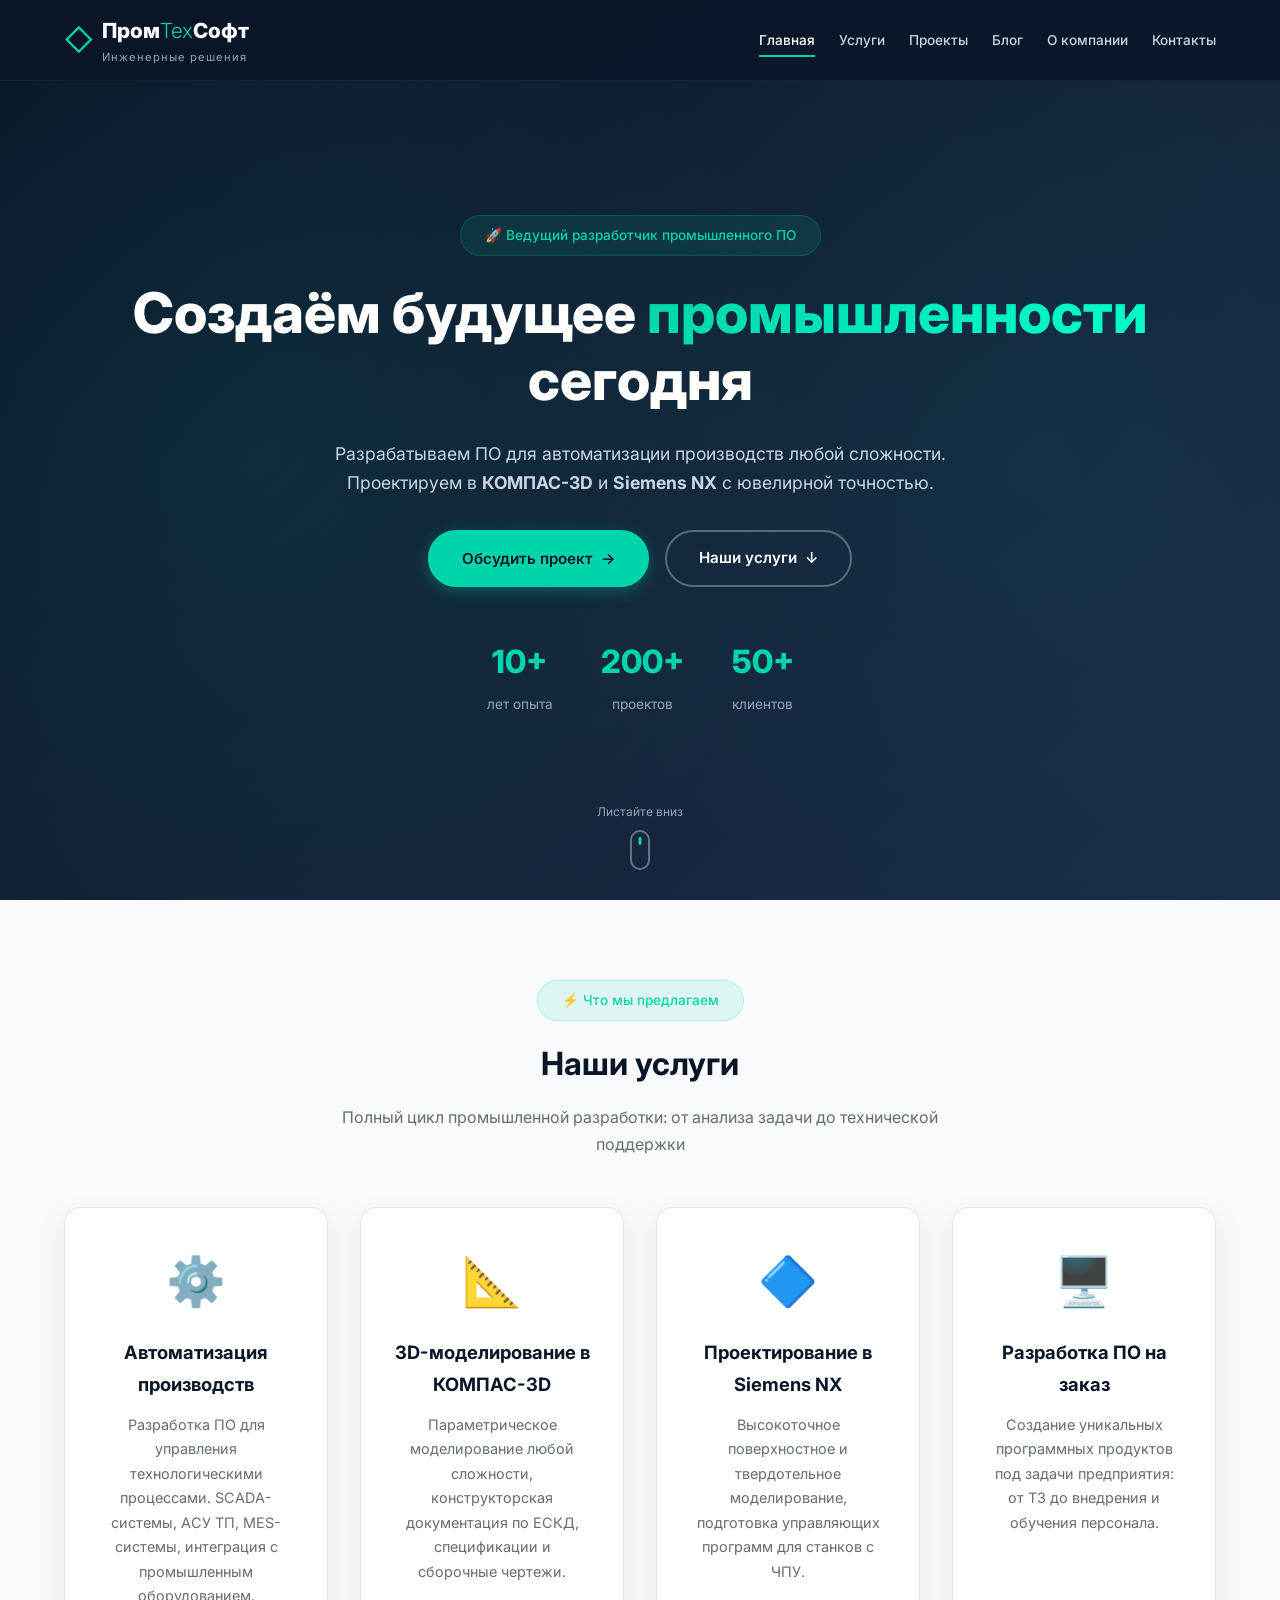
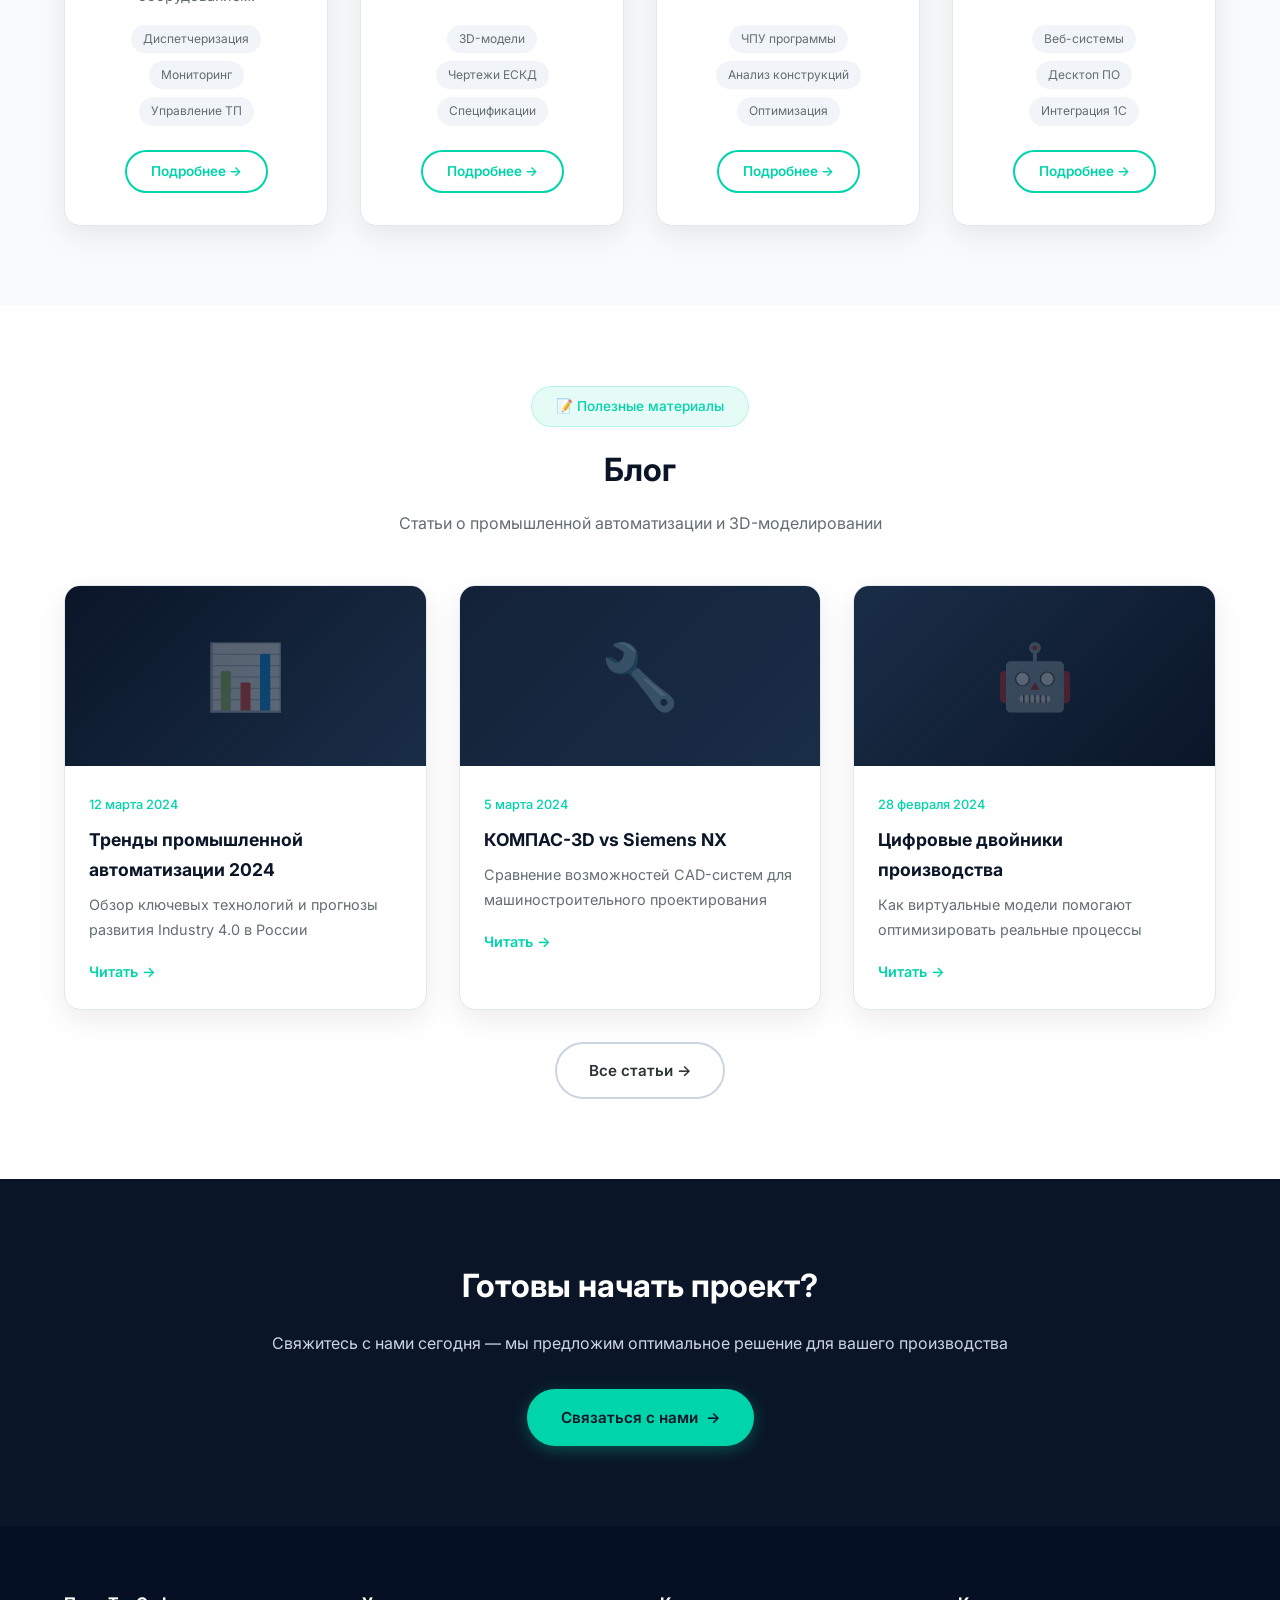
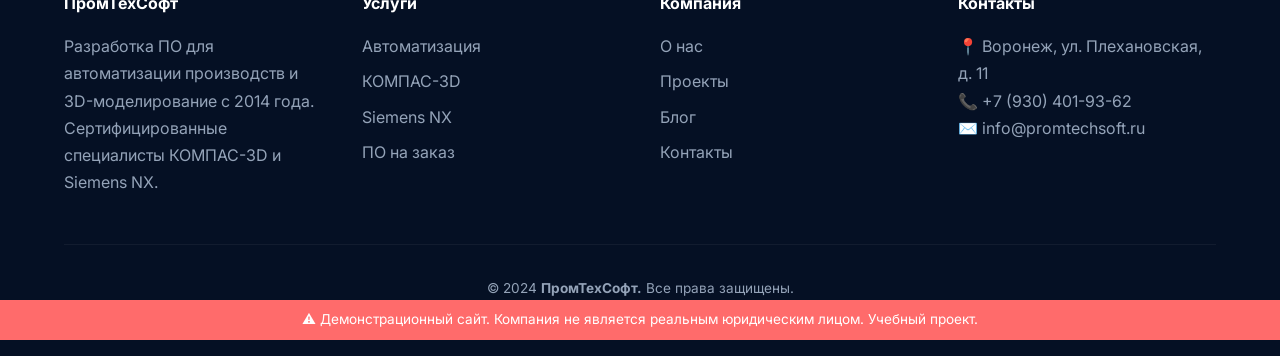
<file: index.html>
<!DOCTYPE html>
<html lang="ru">
<head>
    <meta charset="UTF-8">
    <meta name="viewport" content="width=device-width, initial-scale=1.0">
    <title>ПромТехСофт — Разработка ПО для автоматизации производств и 3D-моделирование</title>
    <meta name="description" content="Профессиональная разработка программного обеспечения для автоматизации производств. Услуги 3D-моделирования в КОМПАС-3D и Siemens NX. Проектирование на заказ.">
    <meta name="keywords" content="автоматизация производств, разработка ПО, 3D моделирование, КОМПАС-3D, Siemens NX, SCADA, АСУ ТП">
    <link rel="stylesheet" href="style.css">
    <link rel="stylesheet" href="animations.css">
    <link rel="preconnect" href="https://fonts.googleapis.com">
    <link href="https://fonts.googleapis.com/css2?family=Inter:wght@300;400;500;600;700;800;900&display=swap" rel="stylesheet">
    <link rel="icon" type="image/svg+xml" href="favicon.svg">
    
    <meta property="og:title" content="ПромТехСофт — автоматизация производств и 3D-моделирование">
    <meta property="og:description" content="Разработка ПО и услуги проектирования в КОМПАС-3D и Siemens NX.">
    <meta property="og:type" content="website">
    <meta property="og:url" content="https://darkwnx.github.io">
    
    <script type="application/ld+json">
    {
        "@context": "https://schema.org",
        "@type": "Organization",
        "name": "ПромТехСофт",
        "url": "https://darkwnx.github.io",
        "description": "Демонстрационный сайт. Разработка ПО для автоматизации производств и услуги 3D-моделирования.",
        "address": {
            "@type": "PostalAddress",
            "streetAddress": "ул. Плехановская, д. 11",
            "addressLocality": "Воронеж",
            "addressCountry": "RU"
        }
    }
    </script>
        <!-- Yandex.Metrika counter -->
    <script type="text/javascript">
        (function(m,e,t,r,i,k,a){
            m[i]=m[i]||function(){(m[i].a=m[i].a||[]).push(arguments)};
            m[i].l=1*new Date();
            for (var j = 0; j < document.scripts.length; j++) {if (document.scripts[j].src === r) { return; }}
            k=e.createElement(t),a=e.getElementsByTagName(t)[0],k.async=1,k.src=r,a.parentNode.insertBefore(k,a)
        })(window, document,'script','https://mc.yandex.ru/metrika/tag.js?id=110703368', 'ym');

        ym(110703368, 'init', {ssr:true, webvisor:true, clickmap:true, ecommerce:"dataLayer", referrer: document.referrer, url: location.href, accurateTrackBounce:true, trackLinks:true});
    </script>
    <noscript><div><img src="https://mc.yandex.ru/watch/110703368" style="position:absolute; left:-9999px;" alt="" /></div></noscript>
    <!-- /Yandex.Metrika counter -->
</head>
<body>
    <header class="header" id="header">
        <div class="container">
            <nav class="navbar">
                <a href="index.html" class="logo">
                    <span class="logo-icon">◇</span>
                    <div>
                        <h1>Пром<span>Тех</span>Софт</h1>
                        <p class="tagline">Инженерные решения</p>
                    </div>
                </a>
                <ul class="nav-menu" id="navMenu">
                    <li><a href="index.html" class="active">Главная</a></li>
                    <li><a href="services.html">Услуги</a></li>
                    <li><a href="projects.html">Проекты</a></li>
                    <li><a href="blog.html">Блог</a></li>
                    <li><a href="about.html">О компании</a></li>
                    <li><a href="contacts.html">Контакты</a></li>
                </ul>
                <button class="burger" id="burger" aria-label="Меню">
                    <span></span><span></span><span></span>
                </button>
            </nav>
        </div>
    </header>

    <main>
        

        <section class="hero">
            <div class="hero-bg"></div>
            <div class="container">
                <span class="badge fade-in">🚀 Ведущий разработчик промышленного ПО</span>
                <h2 class="fade-in">Создаём будущее <span class="highlight">промышленности</span> сегодня</h2>
                <p class="fade-in">Разрабатываем ПО для автоматизации производств любой сложности. Проектируем в <strong>КОМПАС-3D</strong> и <strong>Siemens NX</strong> с ювелирной точностью.</p>
                <div class="hero-buttons fade-in">
                    <a href="contacts.html" class="btn btn-primary">Обсудить проект <span>→</span></a>
                    <a href="services.html" class="btn btn-outline">Наши услуги <span>↓</span></a>
                </div>
                <div class="hero-stats fade-in">
                    <div class="stat"><span class="stat-value">10+</span><span class="stat-label">лет опыта</span></div>
                    <div class="stat"><span class="stat-value">200+</span><span class="stat-label">проектов</span></div>
                    <div class="stat"><span class="stat-value">50+</span><span class="stat-label">клиентов</span></div>
                </div>
            </div>
            <div class="hero-scroll">
                <span>Листайте вниз</span>
                <div class="scroll-indicator"></div>
            </div>
        </section>

        <section class="services" id="services">
            <div class="container">
                <div class="section-header fade-in">
                    <span class="badge">⚡ Что мы предлагаем</span>
                    <h2>Наши услуги</h2>
                    <p>Полный цикл промышленной разработки: от анализа задачи до технической поддержки</p>
                </div>
                <div class="services-grid">
                    <article class="service-card fade-in">
                        <div class="service-icon">⚙️</div>
                        <h3>Автоматизация производств</h3>
                        <p>Разработка ПО для управления технологическими процессами. SCADA-системы, АСУ ТП, MES-системы, интеграция с промышленным оборудованием.</p>
                        <ul class="service-features">
                            <li>Диспетчеризация</li>
                            <li>Мониторинг</li>
                            <li>Управление ТП</li>
                        </ul>
                        <a href="services.html#automation" class="btn btn-sm">Подробнее →</a>
                    </article>
                    <article class="service-card fade-in">
                        <div class="service-icon">📐</div>
                        <h3>3D-моделирование в КОМПАС-3D</h3>
                        <p>Параметрическое моделирование любой сложности, конструкторская документация по ЕСКД, спецификации и сборочные чертежи.</p>
                        <ul class="service-features">
                            <li>3D-модели</li>
                            <li>Чертежи ЕСКД</li>
                            <li>Спецификации</li>
                        </ul>
                        <a href="services.html#kompas" class="btn btn-sm">Подробнее →</a>
                    </article>
                    <article class="service-card fade-in">
                        <div class="service-icon">🔷</div>
                        <h3>Проектирование в Siemens NX</h3>
                        <p>Высокоточное поверхностное и твердотельное моделирование, подготовка управляющих программ для станков с ЧПУ.</p>
                        <ul class="service-features">
                            <li>ЧПУ программы</li>
                            <li>Анализ конструкций</li>
                            <li>Оптимизация</li>
                        </ul>
                        <a href="services.html#nx" class="btn btn-sm">Подробнее →</a>
                    </article>
                    <article class="service-card fade-in">
                        <div class="service-icon">🖥️</div>
                        <h3>Разработка ПО на заказ</h3>
                        <p>Создание уникальных программных продуктов под задачи предприятия: от ТЗ до внедрения и обучения персонала.</p>
                        <ul class="service-features">
                            <li>Веб-системы</li>
                            <li>Десктоп ПО</li>
                            <li>Интеграция 1С</li>
                        </ul>
                        <a href="services.html#custom" class="btn btn-sm">Подробнее →</a>
                    </article>
                </div>
            </div>
        </section>

        <section class="blog-preview">
            <div class="container">
                <div class="section-header fade-in">
                    <span class="badge">📝 Полезные материалы</span>
                    <h2>Блог</h2>
                    <p>Статьи о промышленной автоматизации и 3D-моделировании</p>
                </div>
                <div class="blog-grid">
                    <article class="blog-card fade-in">
                        <div class="blog-image" style="background: linear-gradient(135deg, #0a1628, #1a2d47);">📊</div>
                        <div class="blog-content">
                            <span class="blog-date">12 марта 2024</span>
                            <h3>Тренды промышленной автоматизации 2024</h3>
                            <p>Обзор ключевых технологий и прогнозы развития Industry 4.0 в России</p>
                            <a href="blog.html" class="blog-link">Читать →</a>
                        </div>
                    </article>
                    <article class="blog-card fade-in">
                        <div class="blog-image" style="background: linear-gradient(135deg, #132238, #1a2d47);">🔧</div>
                        <div class="blog-content">
                            <span class="blog-date">5 марта 2024</span>
                            <h3>КОМПАС-3D vs Siemens NX</h3>
                            <p>Сравнение возможностей CAD-систем для машиностроительного проектирования</p>
                            <a href="blog.html" class="blog-link">Читать →</a>
                        </div>
                    </article>
                    <article class="blog-card fade-in">
                        <div class="blog-image" style="background: linear-gradient(135deg, #1a2d47, #0a1628);">🤖</div>
                        <div class="blog-content">
                            <span class="blog-date">28 февраля 2024</span>
                            <h3>Цифровые двойники производства</h3>
                            <p>Как виртуальные модели помогают оптимизировать реальные процессы</p>
                            <a href="blog.html" class="blog-link">Читать →</a>
                        </div>
                    </article>
                </div>
                <div class="text-center fade-in" style="margin-top: 2rem;">
                    <a href="blog.html" class="btn btn-outline-dark">Все статьи →</a>
                </div>
            </div>
        </section>

        <section class="cta fade-in">
            <div class="container">
                <h2>Готовы начать проект?</h2>
                <p>Свяжитесь с нами сегодня — мы предложим оптимальное решение для вашего производства</p>
                <a href="contacts.html" class="btn btn-primary">Связаться с нами <span>→</span></a>
            </div>
        </section>
    </main>

    <footer class="footer">
        <div class="container">
            <div class="footer-grid">
                <div class="footer-col">
                    <h4>ПромТехСофт</h4>
                    <p>Разработка ПО для автоматизации производств и 3D-моделирование с 2014 года. Сертифицированные специалисты КОМПАС-3D и Siemens NX.</p>
                </div>
                <div class="footer-col">
                    <h4>Услуги</h4>
                    <ul>
                        <li><a href="services.html">Автоматизация</a></li>
                        <li><a href="services.html">КОМПАС-3D</a></li>
                        <li><a href="services.html">Siemens NX</a></li>
                        <li><a href="services.html">ПО на заказ</a></li>
                    </ul>
                </div>
                <div class="footer-col">
                    <h4>Компания</h4>
                    <ul>
                        <li><a href="about.html">О нас</a></li>
                        <li><a href="projects.html">Проекты</a></li>
                        <li><a href="blog.html">Блог</a></li>
                        <li><a href="contacts.html">Контакты</a></li>
                    </ul>
                </div>
                <div class="footer-col">
                    <h4>Контакты</h4>
                    <p>📍 Воронеж, ул. Плехановская, д. 11</p>
                    <p>📞 +7 (930) 401-93-62</p>
                    <p>✉️ info@promtechsoft.ru</p>
                </div>
            </div>
            <div class="footer-bottom">
                <p>© 2024 <strong>ПромТехСофт.</strong> Все права защищены.</p>
            </div>
        </div>
        <div style="background: #ff6b6b; color: white; text-align: center; padding: 0.5rem; font-size: 0.85rem;">
        ⚠️ Демонстрационный сайт. Компания не является реальным юридическим лицом.  Учебный проект. 
        </div>
    </footer>
    

    <button class="scroll-top" id="scrollTop" aria-label="Наверх">↑</button>

    <script src="main.js"></script>
    <!-- Модальное окно с Google Формой -->
    <div id="applicationModal" class="modal">
        <div class="modal-content">
            <span class="close-modal">&times;</span>
            <h2 class="modal-title">Подать заявление</h2>
            <div class="google-form-container">
                <!-- Замените ссылку на вашу Google Form -->
                <iframe src="https://docs.google.com/forms/d/e/1FAIpQLSecd_2opjvhv7uQhgDBlAlqW1Lt7-i7pumOCbQkP0hyyz7czQ/viewform" 
                        width="100%" 
                        height="600" 
                        frameborder="0" 
                        marginheight="0" 
                        marginwidth="0">
                    Загрузка...
                </iframe>
            </div>
        </div>
    </div>
</body>
</html>
</file>
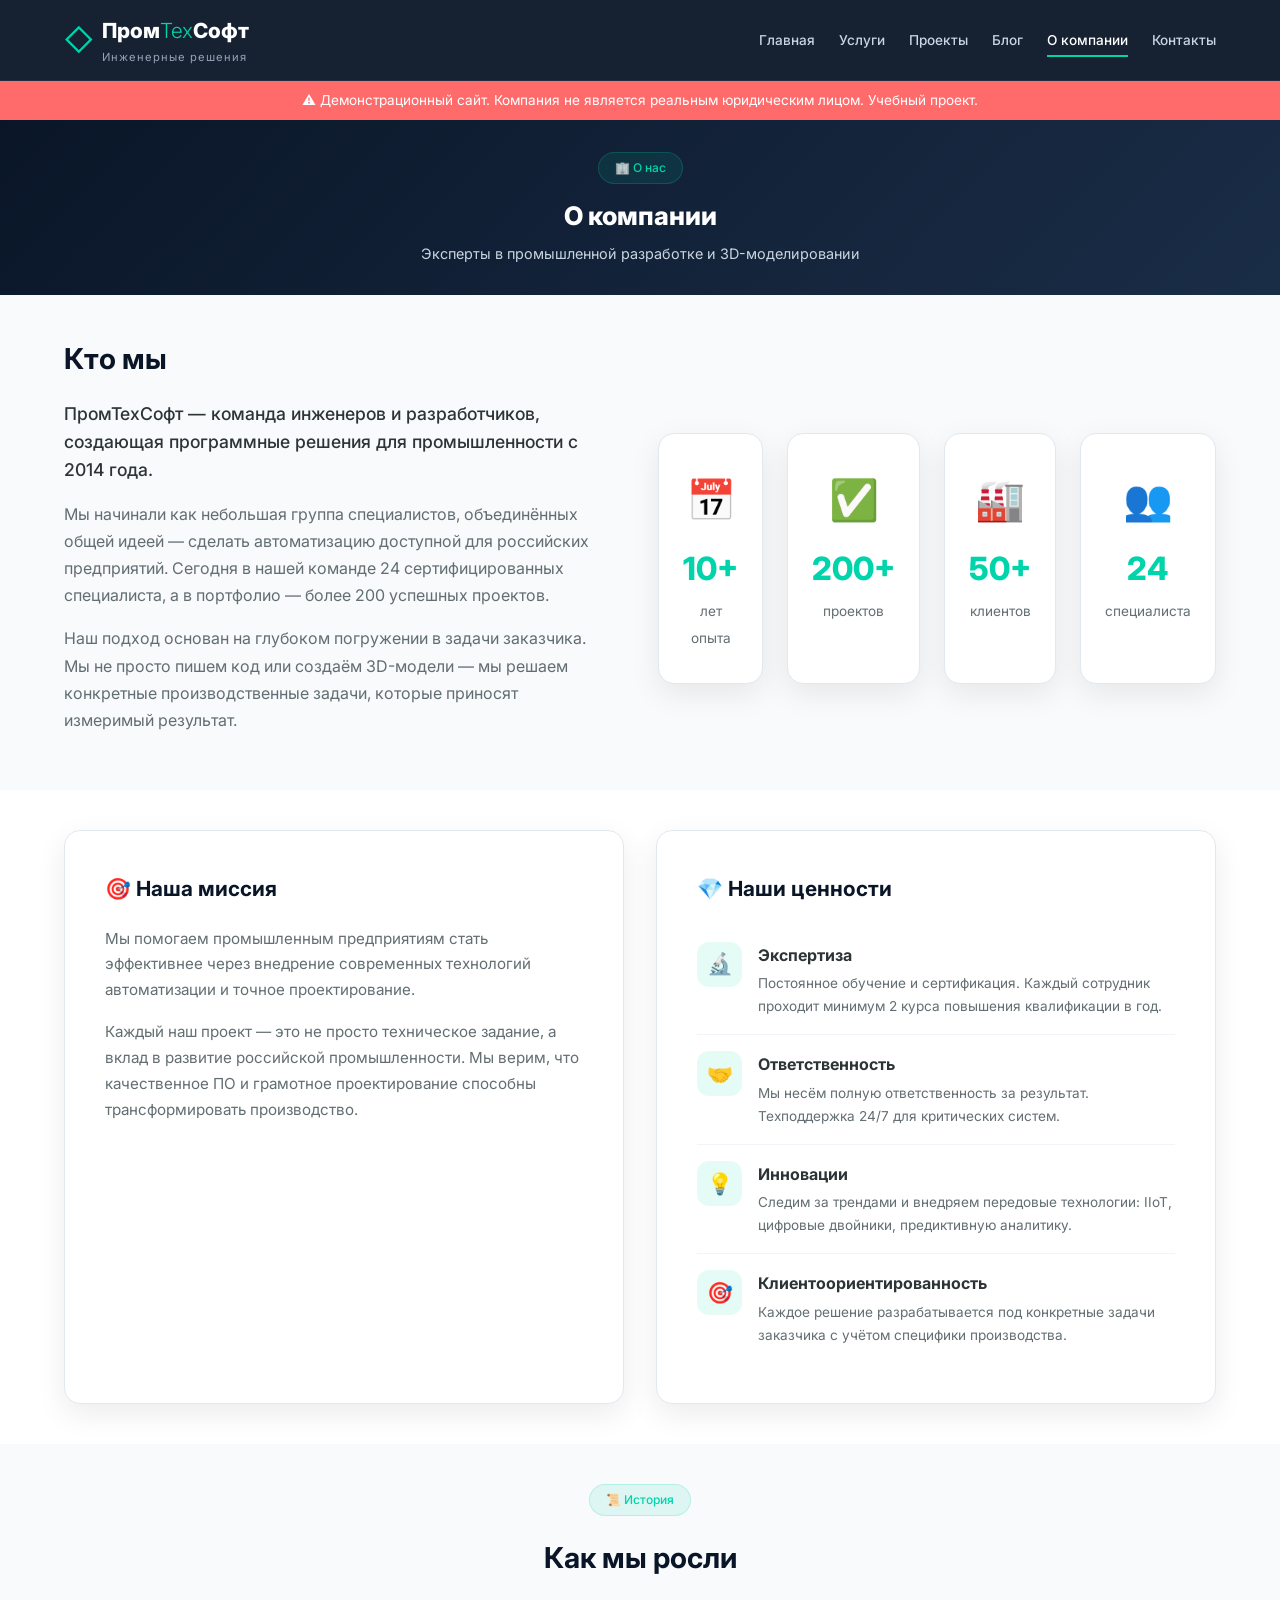
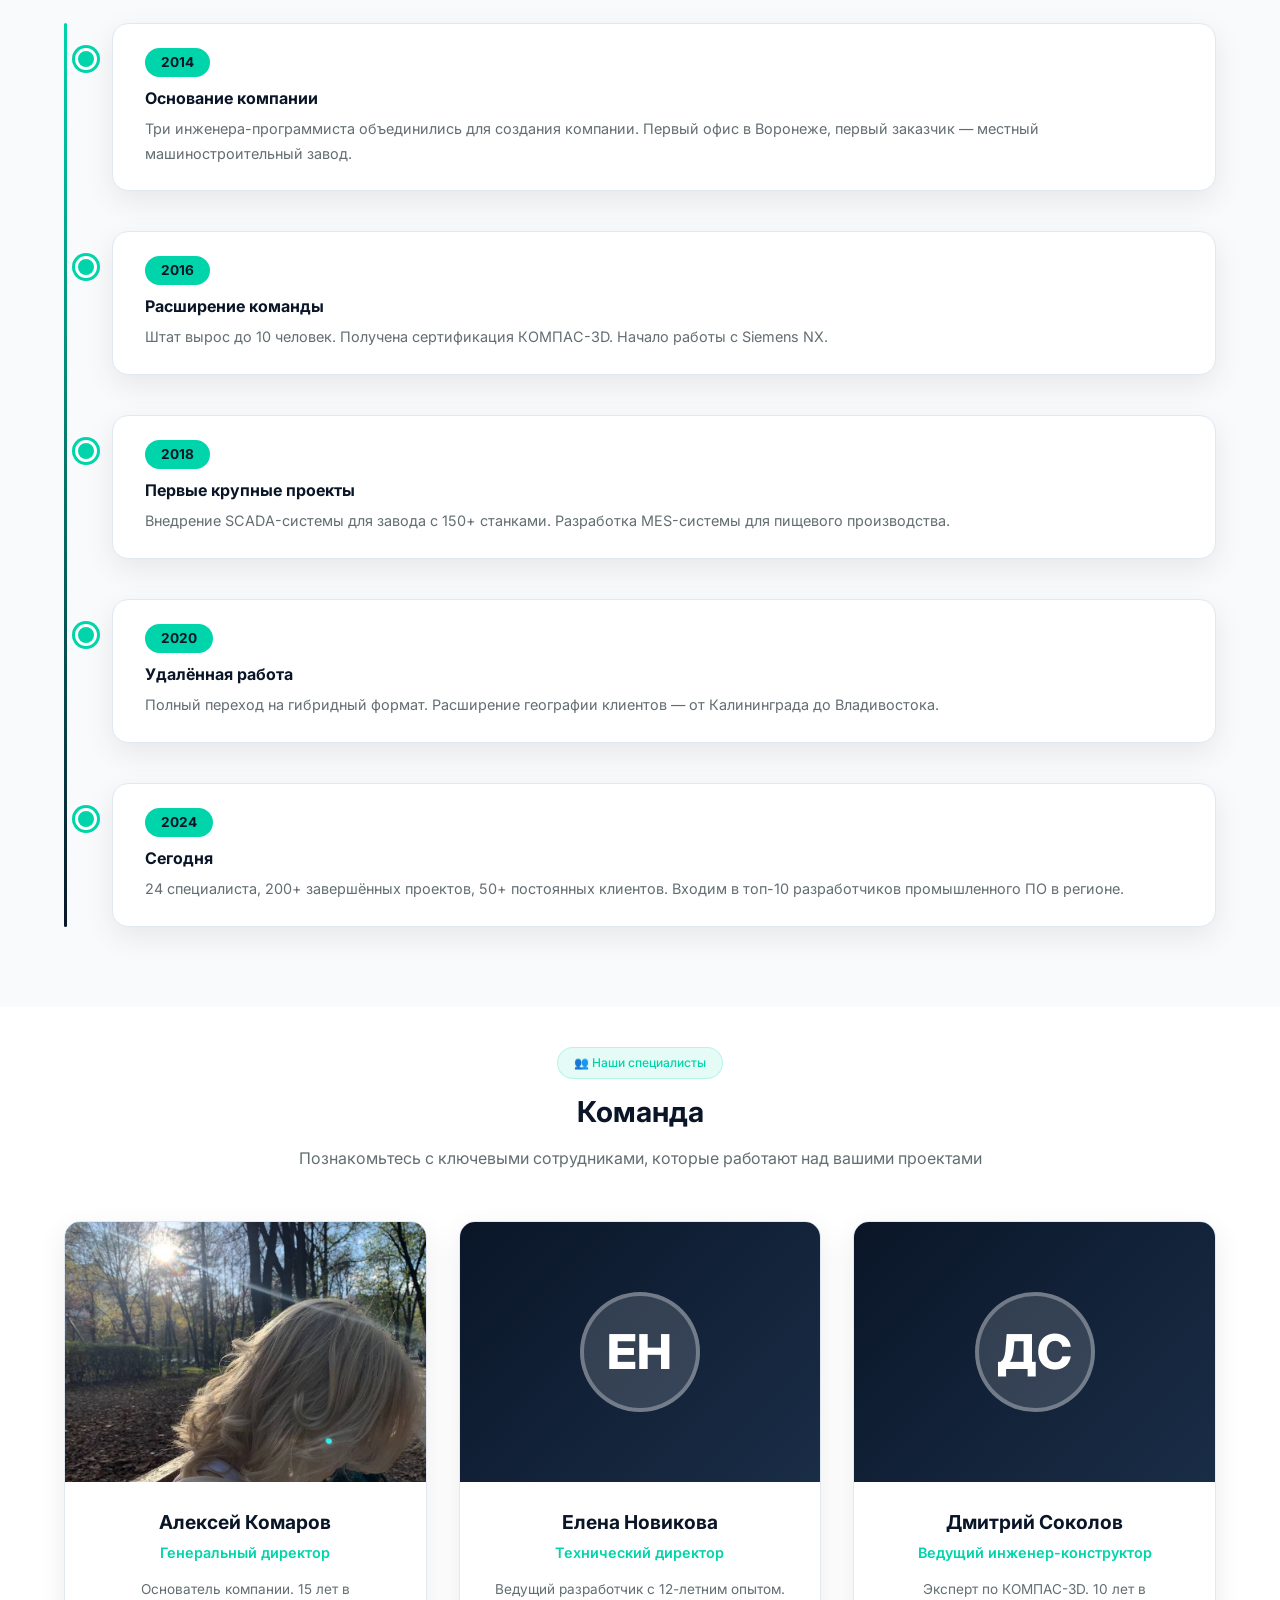
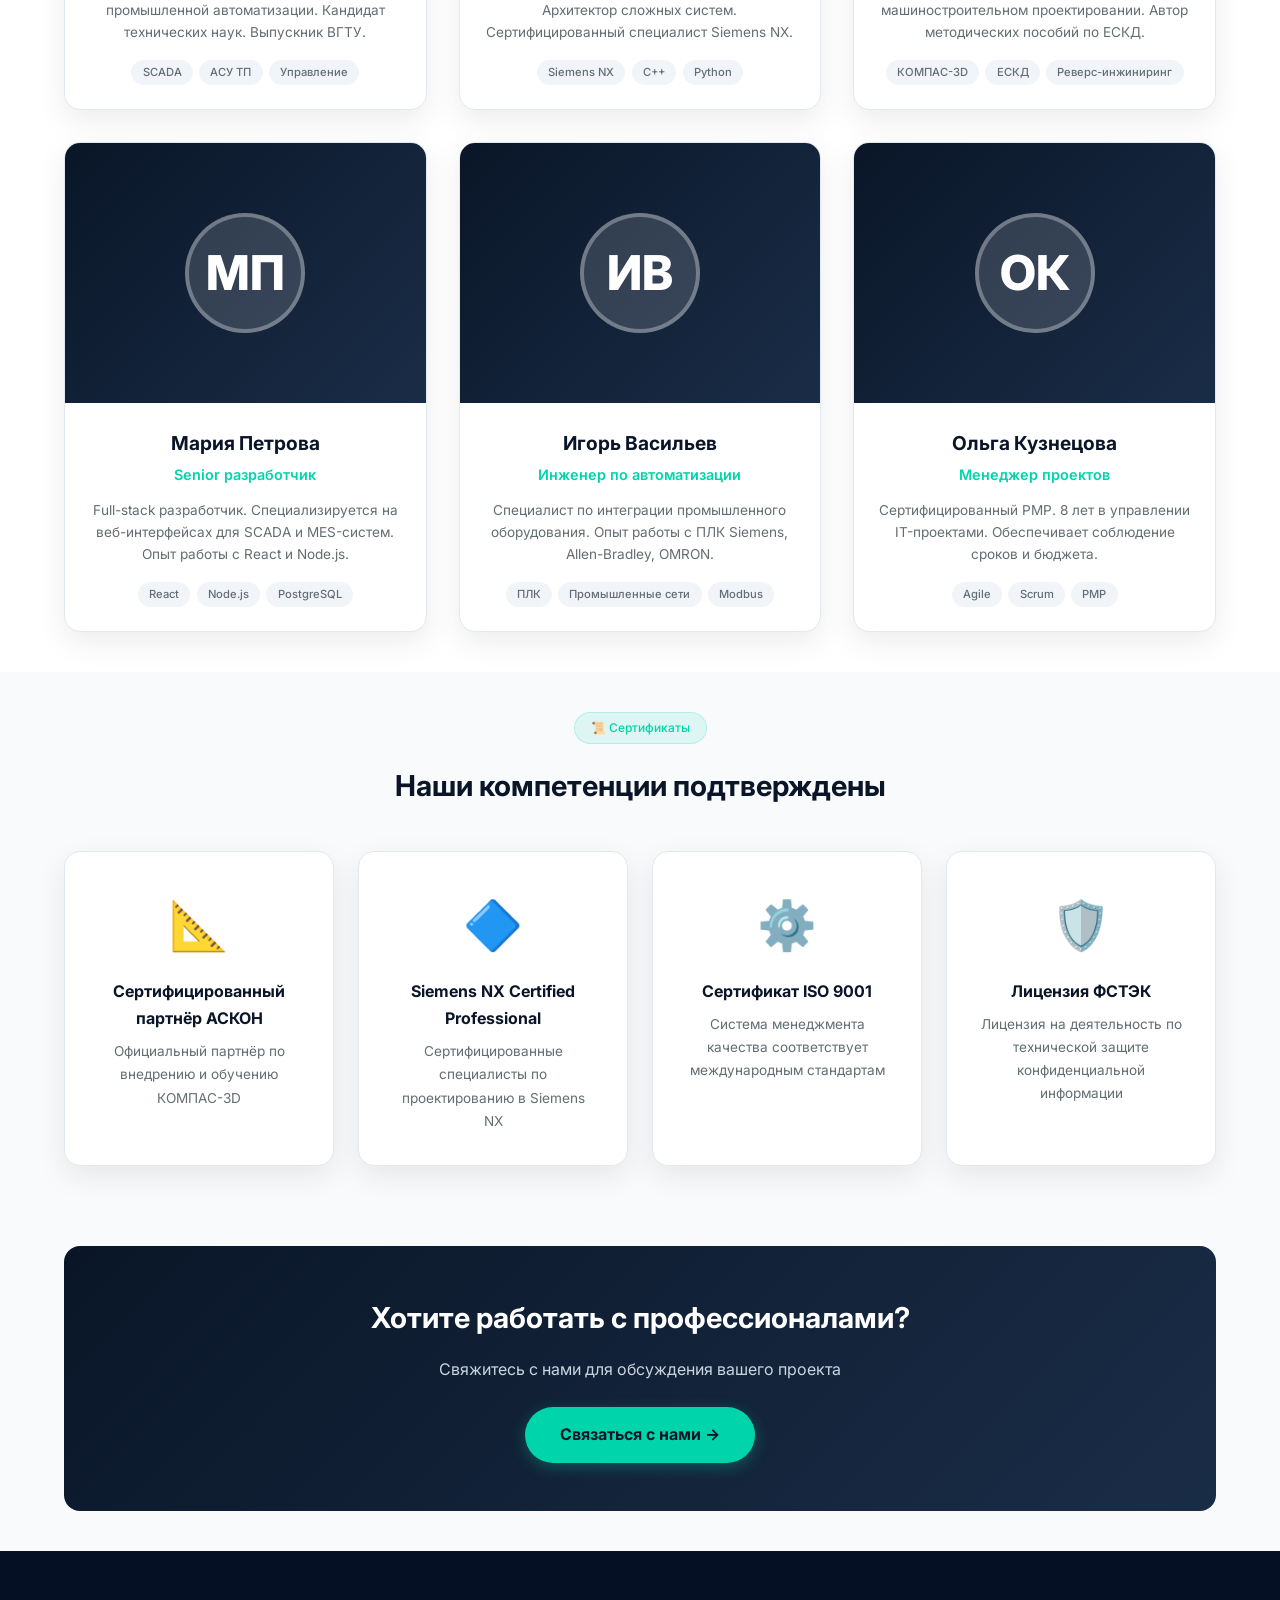
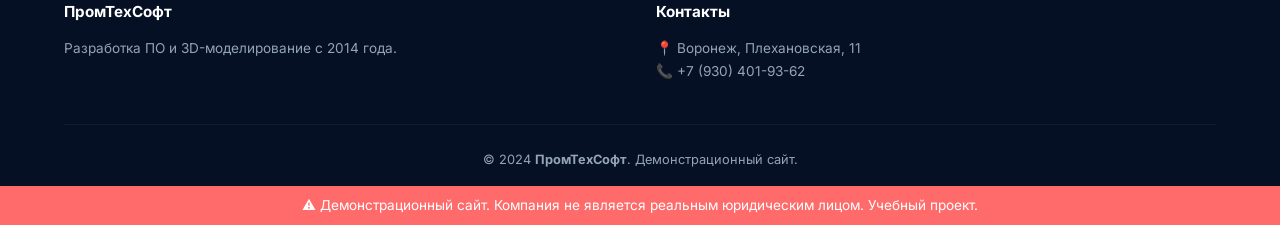
<file: about.html>
<!DOCTYPE html>
<html lang="ru">
<head>
    <meta charset="UTF-8">
    <meta name="viewport" content="width=device-width, initial-scale=1.0">
    <title>О компании - ПромТехСофт | Команда экспертов</title>
    <meta name="description" content="ПромТехСофт - команда профессионалов в разработке ПО и 3D-моделировании. Познакомьтесь с нашими специалистами, узнайте о миссии и ценностях компании.">
    <link rel="stylesheet" href="style.css">
    <link rel="stylesheet" href="animations.css">
    <link href="https://fonts.googleapis.com/css2?family=Inter:wght@300;400;500;600;700;800;900&display=swap" rel="stylesheet">
    <link rel="icon" type="image/svg+xml" href="favicon.svg">
    
    <!-- Yandex.Metrika counter -->
    <script type="text/javascript">
        (function(m,e,t,r,i,k,a){
            m[i]=m[i]||function(){(m[i].a=m[i].a||[]).push(arguments)};
            m[i].l=1*new Date();
            for (var j = 0; j < document.scripts.length; j++) {if (document.scripts[j].src === r) { return; }}
            k=e.createElement(t),a=e.getElementsByTagName(t)[0],k.async=1,k.src=r,a.parentNode.insertBefore(k,a)
        })(window, document,'script','https://mc.yandex.ru/metrika/tag.js?id=110703368', 'ym');
        ym(110703368, 'init', {clickmap:true, trackLinks:true, accurateTrackBounce:true, webvisor:true});
    </script>
    <noscript><div><img src="https://mc.yandex.ru/watch/110703368" style="position:absolute; left:-9999px;" alt="" /></div></noscript>

    <style>
        :root {
            --primary: #0a1628;
            --accent: #00d4aa;
            --accent-hover: #00f0c8;
            --white: #ffffff;
            --gray-50: #f8fafc;
            --gray-100: #f1f5f9;
            --gray-200: #e2e8f0;
            --gray-300: #cbd5e1;
            --gray-400: #94a3b8;
            --gray-500: #64748b;
            --text: #2d3436;
            --text-light: #636e72;
            --radius: 16px;
            --shadow: 0 10px 30px rgba(0,0,0,0.08);
            --shadow-hover: 0 20px 40px rgba(0,0,0,0.15);
            --transition: 0.3s cubic-bezier(0.4, 0, 0.2, 1);
        }

        * { margin: 0; padding: 0; box-sizing: border-box; }

        body {
            font-family: 'Inter', -apple-system, sans-serif;
            line-height: 1.7;
            color: var(--text);
            background: var(--gray-50);
        }

        .container { max-width: 1200px; margin: 0 auto; padding: 0 24px; }

        .demo-banner {
            background: #ff6b6b;
            color: white;
            text-align: center;
            padding: 0.5rem;
            font-size: 0.85rem;
        }

        /* Шапка */
        .header {
            background: rgba(10, 22, 40, 0.95);
            backdrop-filter: blur(20px);
            color: white;
            padding: 0.8rem 0;
            position: sticky;
            top: 0;
            z-index: 1000;
        }

        .navbar { display: flex; justify-content: space-between; align-items: center; }
        .logo { display: flex; align-items: center; gap: 0.5rem; text-decoration: none; color: white; }
        .logo-icon { font-size: 1.8rem; color: var(--accent); }
        .logo h1 { font-size: 1.3rem; font-weight: 800; }
        .logo h1 span { color: var(--accent); font-weight: 300; }
        .tagline { font-size: 0.7rem; color: var(--gray-400); letter-spacing: 1px; }

        .nav-menu { display: flex; list-style: none; gap: 1.5rem; }
        .nav-menu a { color: var(--gray-300); text-decoration: none; font-weight: 500; font-size: 0.85rem; padding: 0.4rem 0; border-bottom: 2px solid transparent; transition: var(--transition); }
        .nav-menu a:hover, .nav-menu a.active { color: white; border-bottom-color: var(--accent); }

        .burger { display: none; flex-direction: column; gap: 5px; background: none; border: none; cursor: pointer; padding: 5px; }
        .burger span { width: 25px; height: 2px; background: white; display: block; transition: var(--transition); }
        .burger.active span:nth-child(1) { transform: rotate(45deg) translate(5px, 5px); }
        .burger.active span:nth-child(2) { opacity: 0; }
        .burger.active span:nth-child(3) { transform: rotate(-45deg) translate(5px, -5px); }

        /* Hero */
        .page-header {
            background: linear-gradient(135deg, var(--primary), #1a2d47);
            color: white;
            padding: 2rem 0 1.8rem;
            text-align: center;
        }

        .badge {
            display: inline-block;
            background: rgba(0, 212, 170, 0.1);
            color: var(--accent);
            padding: 0.3rem 1rem;
            border-radius: 50px;
            font-size: 0.75rem;
            font-weight: 500;
            margin-bottom: 0.6rem;
            border: 1px solid rgba(0, 212, 170, 0.2);
        }

        .page-header h2 { font-size: 1.6rem; font-weight: 800; margin-bottom: 0.3rem; }
        .page-header p { color: var(--gray-300); font-size: 0.9rem; }

        section { padding: 2.5rem 0; }

        /* О компании */
        .about-intro {
            display: grid;
            grid-template-columns: 1fr 1fr;
            gap: 3rem;
            align-items: center;
        }

        .about-text h2 {
            font-size: 1.8rem;
            color: var(--primary);
            margin-bottom: 1rem;
        }

        .about-text .lead {
            font-size: 1.1rem;
            font-weight: 500;
            color: var(--text);
            margin-bottom: 1rem;
            line-height: 1.6;
        }

        .about-text p {
            color: var(--text-light);
            margin-bottom: 1rem;
        }

        /* Блок с достижениями */
        .achievements {
            display: grid;
            grid-template-columns: repeat(4, 1fr);
            gap: 1.5rem;
            margin-top: 2rem;
        }

        .achievement-card {
            background: white;
            padding: 2rem 1.5rem;
            border-radius: var(--radius);
            text-align: center;
            box-shadow: var(--shadow);
            border: 1px solid var(--gray-200);
            transition: var(--transition);
        }

        .achievement-card:hover {
            transform: translateY(-5px);
            box-shadow: var(--shadow-hover);
        }

        .achievement-icon {
            font-size: 2.5rem;
            margin-bottom: 0.5rem;
        }

        .achievement-number {
            font-size: 2rem;
            font-weight: 800;
            color: var(--accent);
            display: block;
        }

        .achievement-label {
            font-size: 0.85rem;
            color: var(--text-light);
        }

        /* Миссия и ценности */
        .mission-grid {
            display: grid;
            grid-template-columns: 1fr 1fr;
            gap: 2rem;
        }

        .mission-card {
            background: white;
            padding: 2.5rem;
            border-radius: var(--radius);
            box-shadow: var(--shadow);
            border: 1px solid var(--gray-200);
        }

        .mission-card h3 {
            font-size: 1.3rem;
            color: var(--primary);
            margin-bottom: 1.2rem;
            display: flex;
            align-items: center;
            gap: 0.5rem;
        }

        .mission-card p {
            color: var(--text-light);
            margin-bottom: 1rem;
            font-size: 0.95rem;
        }

        .values-list {
            list-style: none;
        }

        .values-list li {
            padding: 1rem 0;
            border-bottom: 1px solid var(--gray-100);
            display: flex;
            align-items: flex-start;
            gap: 1rem;
        }

        .values-list li:last-child {
            border-bottom: none;
        }

        .value-icon {
            width: 45px;
            height: 45px;
            background: rgba(0, 212, 170, 0.1);
            border-radius: 12px;
            display: flex;
            align-items: center;
            justify-content: center;
            font-size: 1.3rem;
            flex-shrink: 0;
        }

        .value-content strong {
            display: block;
            color: var(--text);
            margin-bottom: 0.2rem;
        }

        .value-content p {
            font-size: 0.85rem;
            margin-bottom: 0;
        }

        /* История */
        .timeline {
            position: relative;
            padding-left: 3rem;
        }

        .timeline::before {
            content: '';
            position: absolute;
            left: 0;
            top: 0;
            bottom: 0;
            width: 3px;
            background: linear-gradient(to bottom, var(--accent), var(--primary));
            border-radius: 3px;
        }

        .timeline-item {
            position: relative;
            margin-bottom: 2.5rem;
            background: white;
            padding: 1.5rem 2rem;
            border-radius: var(--radius);
            box-shadow: var(--shadow);
            border: 1px solid var(--gray-200);
        }

        .timeline-item::before {
            content: '';
            position: absolute;
            left: -2.35rem;
            top: 1.5rem;
            width: 16px;
            height: 16px;
            background: var(--accent);
            border-radius: 50%;
            border: 3px solid white;
            box-shadow: 0 0 0 3px var(--accent);
        }

        .timeline-year {
            display: inline-block;
            background: var(--accent);
            color: var(--primary);
            padding: 0.2rem 1rem;
            border-radius: 20px;
            font-weight: 700;
            font-size: 0.85rem;
            margin-bottom: 0.5rem;
        }

        .timeline-item h4 {
            color: var(--primary);
            margin-bottom: 0.3rem;
        }

        .timeline-item p {
            color: var(--text-light);
            font-size: 0.9rem;
        }

        /* Команда */
        .team-section-header {
            text-align: center;
            margin-bottom: 3rem;
        }

        .team-section-header h2 {
            font-size: 1.8rem;
            color: var(--primary);
            margin-bottom: 0.5rem;
        }

        .team-section-header p {
            color: var(--text-light);
        }

        .team-grid {
            display: grid;
            grid-template-columns: repeat(auto-fill, minmax(280px, 1fr));
            gap: 2rem;
        }

        .team-card {
            background: white;
            border-radius: var(--radius);
            overflow: hidden;
            box-shadow: var(--shadow);
            border: 1px solid var(--gray-200);
            transition: var(--transition);
            text-align: center;
        }

        .team-card:hover {
            transform: translateY(-8px);
            box-shadow: var(--shadow-hover);
        }

        .team-photo {
            width: 100%;
            height: 260px;
            background: linear-gradient(135deg, var(--primary), #1a2d47);
            display: flex;
            align-items: center;
            justify-content: center;
            position: relative;
            overflow: hidden;
        }

        .team-photo img {
            width: 100%;
            height: 100%;
            object-fit: cover;
        }

        .team-avatar {
            width: 120px;
            height: 120px;
            border-radius: 50%;
            background: rgba(255,255,255,0.15);
            display: flex;
            align-items: center;
            justify-content: center;
            font-size: 3rem;
            font-weight: 800;
            color: white;
            border: 4px solid rgba(255,255,255,0.3);
        }

        .team-info {
            padding: 1.5rem;
        }

        .team-name {
            font-size: 1.2rem;
            font-weight: 700;
            color: var(--primary);
            margin-bottom: 0.2rem;
        }

        .team-role {
            color: var(--accent);
            font-weight: 600;
            font-size: 0.9rem;
            margin-bottom: 0.8rem;
        }

        .team-bio {
            color: var(--text-light);
            font-size: 0.85rem;
            line-height: 1.6;
            margin-bottom: 1rem;
        }

        .team-skills {
            display: flex;
            gap: 0.4rem;
            flex-wrap: wrap;
            justify-content: center;
        }

        .team-skill {
            background: var(--gray-100);
            padding: 0.2rem 0.7rem;
            border-radius: 20px;
            font-size: 0.7rem;
            color: var(--text-light);
            font-weight: 500;
        }

        /* CTA */
        .cta {
            background: linear-gradient(135deg, var(--primary), #1a2d47);
            color: white;
            text-align: center;
            padding: 3rem 0;
            border-radius: var(--radius);
        }

        .cta h2 { font-size: 1.8rem; margin-bottom: 0.8rem; }
        .cta p { color: var(--gray-300); margin-bottom: 1.5rem; }

        .btn {
            display: inline-flex;
            align-items: center;
            gap: 0.5rem;
            padding: 0.9rem 2.2rem;
            border-radius: 50px;
            text-decoration: none;
            font-weight: 700;
            font-size: 1rem;
            border: none;
            cursor: pointer;
            transition: var(--transition);
            font-family: inherit;
        }

        .btn-primary { 
            background: var(--accent); 
            color: var(--primary); 
            box-shadow: 0 4px 15px rgba(0, 212, 170, 0.3); 
        }
        .btn-primary:hover { 
            background: var(--accent-hover); 
            transform: translateY(-2px); 
            box-shadow: 0 8px 25px rgba(0, 212, 170, 0.4); 
        }

        /* Сертификаты */
        .certificates-grid {
            display: grid;
            grid-template-columns: repeat(auto-fill, minmax(250px, 1fr));
            gap: 1.5rem;
        }

        .certificate-card {
            background: white;
            padding: 2rem;
            border-radius: var(--radius);
            text-align: center;
            box-shadow: var(--shadow);
            border: 1px solid var(--gray-200);
            transition: var(--transition);
        }

        .certificate-card:hover {
            transform: translateY(-3px);
            box-shadow: var(--shadow-hover);
        }

        .certificate-icon {
            font-size: 3rem;
            margin-bottom: 0.8rem;
        }

        .certificate-card h4 {
            color: var(--primary);
            margin-bottom: 0.5rem;
            font-size: 1rem;
        }

        .certificate-card p {
            color: var(--text-light);
            font-size: 0.85rem;
        }

        /* Футер */
        .footer { background: #051024; color: var(--gray-400); padding: 3rem 0 1rem; }
        .footer-grid { display: grid; grid-template-columns: repeat(auto-fit, minmax(200px, 1fr)); gap: 2rem; margin-bottom: 2.5rem; }
        .footer-col h4 { color: white; margin-bottom: 0.8rem; font-size: 0.95rem; }
        .footer-col p { font-size: 0.85rem; }
        .footer-bottom { text-align: center; padding-top: 1.5rem; border-top: 1px solid rgba(255,255,255,0.05); font-size: 0.8rem; }

        .scroll-top {
            position: fixed; bottom: 30px; right: 30px;
            width: 50px; height: 50px;
            background: var(--accent); color: var(--primary);
            border: none; border-radius: 50%;
            font-size: 1.5rem; cursor: pointer;
            opacity: 0; pointer-events: none;
            transition: var(--transition); z-index: 999;
            display: flex; align-items: center; justify-content: center;
            font-weight: 700;
        }

        .scroll-top.visible { opacity: 1; pointer-events: all; }

        @media (max-width: 768px) {
            .burger { display: flex; }
            .nav-menu { display: none; position: fixed; top: 60px; left: 0; right: 0; background: var(--primary); flex-direction: column; padding: 2rem; text-align: center; gap: 1rem; z-index: 1000; }
            .nav-menu.active { display: flex; }
            .about-intro { grid-template-columns: 1fr; }
            .achievements { grid-template-columns: repeat(2, 1fr); }
            .mission-grid { grid-template-columns: 1fr; }
            .team-grid { grid-template-columns: repeat(2, 1fr); }
            .timeline { padding-left: 2.5rem; }
        }

        @media (max-width: 480px) {
            .achievements { grid-template-columns: 1fr; }
            .team-grid { grid-template-columns: 1fr; }
            .certificates-grid { grid-template-columns: 1fr; }
        }
    </style>
</head>
<body>
    <header class="header" id="header">
        <div class="container">
            <nav class="navbar">
                <a href="index.html" class="logo">
                    <span class="logo-icon">◇</span>
                    <div>
                        <h1>Пром<span>Тех</span>Софт</h1>
                        <p class="tagline">Инженерные решения</p>
                    </div>
                </a>
                <ul class="nav-menu" id="navMenu">
                    <li><a href="index.html">Главная</a></li>
                    <li><a href="services.html">Услуги</a></li>
                    <li><a href="projects.html">Проекты</a></li>
                    <li><a href="blog.html">Блог</a></li>
                    <li><a href="about.html" class="active">О компании</a></li>
                    <li><a href="contacts.html">Контакты</a></li>
                </ul>
                <button class="burger" id="burger" aria-label="Меню">
                    <span></span><span></span><span></span>
                </button>
            </nav>
        </div>
    </header>

    <main>
        <div class="demo-banner">
            ⚠️ Демонстрационный сайт. Компания не является реальным юридическим лицом. Учебный проект.
        </div>

        <!-- Hero -->
        <section class="page-header">
            <div class="container">
                <span class="badge">🏢 О нас</span>
                <h2>О компании</h2>
                <p>Эксперты в промышленной разработке и 3D-моделировании</p>
            </div>
        </section>

        <!-- О компании -->
        <section>
            <div class="container">
                <div class="about-intro">
                    <div class="about-text">
                        <h2>Кто мы</h2>
                        <p class="lead">ПромТехСофт — команда инженеров и разработчиков, создающая программные решения для промышленности с 2014 года.</p>
                        <p>Мы начинали как небольшая группа специалистов, объединённых общей идеей — сделать автоматизацию доступной для российских предприятий. Сегодня в нашей команде 24 сертифицированных специалиста, а в портфолио — более 200 успешных проектов.</p>
                        <p>Наш подход основан на глубоком погружении в задачи заказчика. Мы не просто пишем код или создаём 3D-модели — мы решаем конкретные производственные задачи, которые приносят измеримый результат.</p>
                    </div>
                    <div class="achievements">
                        <div class="achievement-card">
                            <div class="achievement-icon">📅</div>
                            <span class="achievement-number">10+</span>
                            <span class="achievement-label">лет опыта</span>
                        </div>
                        <div class="achievement-card">
                            <div class="achievement-icon">✅</div>
                            <span class="achievement-number">200+</span>
                            <span class="achievement-label">проектов</span>
                        </div>
                        <div class="achievement-card">
                            <div class="achievement-icon">🏭</div>
                            <span class="achievement-number">50+</span>
                            <span class="achievement-label">клиентов</span>
                        </div>
                        <div class="achievement-card">
                            <div class="achievement-icon">👥</div>
                            <span class="achievement-number">24</span>
                            <span class="achievement-label">специалиста</span>
                        </div>
                    </div>
                </div>
            </div>
        </section>

        <!-- Миссия и ценности -->
        <section style="background: white;">
            <div class="container">
                <div class="mission-grid">
                    <div class="mission-card">
                        <h3>🎯 Наша миссия</h3>
                        <p>Мы помогаем промышленным предприятиям стать эффективнее через внедрение современных технологий автоматизации и точное проектирование.</p>
                        <p>Каждый наш проект — это не просто техническое задание, а вклад в развитие российской промышленности. Мы верим, что качественное ПО и грамотное проектирование способны трансформировать производство.</p>
                    </div>
                    <div class="mission-card">
                        <h3>💎 Наши ценности</h3>
                        <ul class="values-list">
                            <li>
                                <div class="value-icon">🔬</div>
                                <div class="value-content">
                                    <strong>Экспертиза</strong>
                                    <p>Постоянное обучение и сертификация. Каждый сотрудник проходит минимум 2 курса повышения квалификации в год.</p>
                                </div>
                            </li>
                            <li>
                                <div class="value-icon">🤝</div>
                                <div class="value-content">
                                    <strong>Ответственность</strong>
                                    <p>Мы несём полную ответственность за результат. Техподдержка 24/7 для критических систем.</p>
                                </div>
                            </li>
                            <li>
                                <div class="value-icon">💡</div>
                                <div class="value-content">
                                    <strong>Инновации</strong>
                                    <p>Следим за трендами и внедряем передовые технологии: IIoT, цифровые двойники, предиктивную аналитику.</p>
                                </div>
                            </li>
                            <li>
                                <div class="value-icon">🎯</div>
                                <div class="value-content">
                                    <strong>Клиентоориентированность</strong>
                                    <p>Каждое решение разрабатывается под конкретные задачи заказчика с учётом специфики производства.</p>
                                </div>
                            </li>
                        </ul>
                    </div>
                </div>
            </div>
        </section>

        <!-- История компании -->
        <section>
            <div class="container">
                <div style="text-align: center; margin-bottom: 2.5rem;">
                    <span class="badge">📜 История</span>
                    <h2 style="font-size: 1.8rem; color: var(--primary); margin-top: 0.5rem;">Как мы росли</h2>
                </div>
                <div class="timeline">
                    <div class="timeline-item">
                        <span class="timeline-year">2014</span>
                        <h4>Основание компании</h4>
                        <p>Три инженера-программиста объединились для создания компании. Первый офис в Воронеже, первый заказчик — местный машиностроительный завод.</p>
                    </div>
                    <div class="timeline-item">
                        <span class="timeline-year">2016</span>
                        <h4>Расширение команды</h4>
                        <p>Штат вырос до 10 человек. Получена сертификация КОМПАС-3D. Начало работы с Siemens NX.</p>
                    </div>
                    <div class="timeline-item">
                        <span class="timeline-year">2018</span>
                        <h4>Первые крупные проекты</h4>
                        <p>Внедрение SCADA-системы для завода с 150+ станками. Разработка MES-системы для пищевого производства.</p>
                    </div>
                    <div class="timeline-item">
                        <span class="timeline-year">2020</span>
                        <h4>Удалённая работа</h4>
                        <p>Полный переход на гибридный формат. Расширение географии клиентов — от Калининграда до Владивостока.</p>
                    </div>
                    <div class="timeline-item">
                        <span class="timeline-year">2024</span>
                        <h4>Сегодня</h4>
                        <p>24 специалиста, 200+ завершённых проектов, 50+ постоянных клиентов. Входим в топ-10 разработчиков промышленного ПО в регионе.</p>
                    </div>
                </div>
            </div>
        </section>

        <!-- Команда -->
        <section style="background: white;">
            <div class="container">
                <div class="team-section-header">
                    <span class="badge">👥 Наши специалисты</span>
                    <h2>Команда</h2>
                    <p>Познакомьтесь с ключевыми сотрудниками, которые работают над вашими проектами</p>
                </div>
                <div class="team-grid">
                    <!-- Сотрудник 1 -->
                    <div class="team-card">
                        <div class="team-photo">
                            <img src="images/Dasha.jpg" alt="Алексей Комаров">
                        </div>
                        <div class="team-info">
                            <div class="team-name">Алексей Комаров</div>
                            <div class="team-role">Генеральный директор</div>
                            <p class="team-bio">Основатель компании. 15 лет в промышленной автоматизации. Кандидат технических наук. Выпускник ВГТУ.</p>
                            <div class="team-skills">
                                <span class="team-skill">SCADA</span>
                                <span class="team-skill">АСУ ТП</span>
                                <span class="team-skill">Управление</span>
                            </div>
                        </div>
                    </div>

                    <!-- Сотрудник 2 -->
                    <div class="team-card">
                        <div class="team-photo">
                            <div class="team-avatar">ЕН</div>
                        </div>
                        <div class="team-info">
                            <div class="team-name">Елена Новикова</div>
                            <div class="team-role">Технический директор</div>
                            <p class="team-bio">Ведущий разработчик с 12-летним опытом. Архитектор сложных систем. Сертифицированный специалист Siemens NX.</p>
                            <div class="team-skills">
                                <span class="team-skill">Siemens NX</span>
                                <span class="team-skill">C++</span>
                                <span class="team-skill">Python</span>
                            </div>
                        </div>
                    </div>

                    <!-- Сотрудник 3 -->
                    <div class="team-card">
                        <div class="team-photo">
                            <div class="team-avatar">ДС</div>
                        </div>
                        <div class="team-info">
                            <div class="team-name">Дмитрий Соколов</div>
                            <div class="team-role">Ведущий инженер-конструктор</div>
                            <p class="team-bio">Эксперт по КОМПАС-3D. 10 лет в машиностроительном проектировании. Автор методических пособий по ЕСКД.</p>
                            <div class="team-skills">
                                <span class="team-skill">КОМПАС-3D</span>
                                <span class="team-skill">ЕСКД</span>
                                <span class="team-skill">Реверс-инжиниринг</span>
                            </div>
                        </div>
                    </div>

                    <!-- Сотрудник 4 -->
                    <div class="team-card">
                        <div class="team-photo">
                            <div class="team-avatar">МП</div>
                        </div>
                        <div class="team-info">
                            <div class="team-name">Мария Петрова</div>
                            <div class="team-role">Senior разработчик</div>
                            <p class="team-bio">Full-stack разработчик. Специализируется на веб-интерфейсах для SCADA и MES-систем. Опыт работы с React и Node.js.</p>
                            <div class="team-skills">
                                <span class="team-skill">React</span>
                                <span class="team-skill">Node.js</span>
                                <span class="team-skill">PostgreSQL</span>
                            </div>
                        </div>
                    </div>

                    <!-- Сотрудник 5 -->
                    <div class="team-card">
                        <div class="team-photo">
                            <div class="team-avatar">ИВ</div>
                        </div>
                        <div class="team-info">
                            <div class="team-name">Игорь Васильев</div>
                            <div class="team-role">Инженер по автоматизации</div>
                            <p class="team-bio">Специалист по интеграции промышленного оборудования. Опыт работы с ПЛК Siemens, Allen-Bradley, OMRON.</p>
                            <div class="team-skills">
                                <span class="team-skill">ПЛК</span>
                                <span class="team-skill">Промышленные сети</span>
                                <span class="team-skill">Modbus</span>
                            </div>
                        </div>
                    </div>

                    <!-- Сотрудник 6 -->
                    <div class="team-card">
                        <div class="team-photo">
                            <div class="team-avatar">ОК</div>
                        </div>
                        <div class="team-info">
                            <div class="team-name">Ольга Кузнецова</div>
                            <div class="team-role">Менеджер проектов</div>
                            <p class="team-bio">Сертифицированный PMP. 8 лет в управлении IT-проектами. Обеспечивает соблюдение сроков и бюджета.</p>
                            <div class="team-skills">
                                <span class="team-skill">Agile</span>
                                <span class="team-skill">Scrum</span>
                                <span class="team-skill">PMP</span>
                            </div>
                        </div>
                    </div>
                </div>
            </div>
        </section>

        <!-- Сертификаты и партнёры -->
        <section>
            <div class="container">
                <div style="text-align: center; margin-bottom: 2.5rem;">
                    <span class="badge">📜 Сертификаты</span>
                    <h2 style="font-size: 1.8rem; color: var(--primary); margin-top: 0.5rem;">Наши компетенции подтверждены</h2>
                </div>
                <div class="certificates-grid">
                    <div class="certificate-card">
                        <div class="certificate-icon">📐</div>
                        <h4>Сертифицированный партнёр АСКОН</h4>
                        <p>Официальный партнёр по внедрению и обучению КОМПАС-3D</p>
                    </div>
                    <div class="certificate-card">
                        <div class="certificate-icon">🔷</div>
                        <h4>Siemens NX Certified Professional</h4>
                        <p>Сертифицированные специалисты по проектированию в Siemens NX</p>
                    </div>
                    <div class="certificate-card">
                        <div class="certificate-icon">⚙️</div>
                        <h4>Сертификат ISO 9001</h4>
                        <p>Система менеджмента качества соответствует международным стандартам</p>
                    </div>
                    <div class="certificate-card">
                        <div class="certificate-icon">🛡️</div>
                        <h4>Лицензия ФСТЭК</h4>
                        <p>Лицензия на деятельность по технической защите конфиденциальной информации</p>
                    </div>
                </div>
            </div>
        </section>

        <!-- CTA -->
        <section>
            <div class="container">
                <div class="cta">
                    <h2>Хотите работать с профессионалами?</h2>
                    <p>Свяжитесь с нами для обсуждения вашего проекта</p>
                    <a href="contacts.html" class="btn btn-primary">Связаться с нами →</a>
                </div>
            </div>
        </section>
    </main>

    <footer class="footer">
        <div class="container">
            <div class="footer-grid">
                <div class="footer-col">
                    <h4>ПромТехСофт</h4>
                    <p>Разработка ПО и 3D-моделирование с 2014 года.</p>
                </div>
                <div class="footer-col">
                    <h4>Контакты</h4>
                    <p>📍 Воронеж, Плехановская, 11</p>
                    <p>📞 +7 (930) 401-93-62</p>
                </div>
            </div>
            <div class="footer-bottom">
                <p>© 2024 <strong>ПромТехСофт</strong>. Демонстрационный сайт.</p>
            </div>
        </div>
    </footer>

    <div style="background: #ff6b6b; color: white; text-align: center; padding: 0.5rem; font-size: 0.85rem;">
        ⚠️ Демонстрационный сайт. Компания не является реальным юридическим лицом. Учебный проект.
    </div>

    <button class="scroll-top" id="scrollTop" aria-label="Наверх">↑</button>

    <script>
        // Бургер-меню
        const burger = document.getElementById('burger');
        const navMenu = document.getElementById('navMenu');
        
        burger.addEventListener('click', () => {
            burger.classList.toggle('active');
            navMenu.classList.toggle('active');
        });
        
        navMenu.querySelectorAll('a').forEach(link => {
            link.addEventListener('click', () => {
                burger.classList.remove('active');
                navMenu.classList.remove('active');
            });
        });

        // Кнопка наверх
        const scrollTopBtn = document.getElementById('scrollTop');
        window.addEventListener('scroll', () => {
            scrollTopBtn.classList.toggle('visible', window.scrollY > 500);
        });
        
        scrollTopBtn.addEventListener('click', () => {
            window.scrollTo({ top: 0, behavior: 'smooth' });
        });

        // Анимация появления при скролле
        const observer = new IntersectionObserver((entries) => {
            entries.forEach(entry => {
                if (entry.isIntersecting) {
                    entry.target.style.opacity = '1';
                    entry.target.style.transform = 'translateY(0)';
                }
            });
        }, { threshold: 0.1 });

        document.querySelectorAll('.fade-in').forEach(el => {
            el.style.opacity = '0';
            el.style.transform = 'translateY(30px)';
            el.style.transition = 'opacity 0.6s ease, transform 0.6s ease';
            observer.observe(el);
        });
    </script>
</body>
</html>
</file>
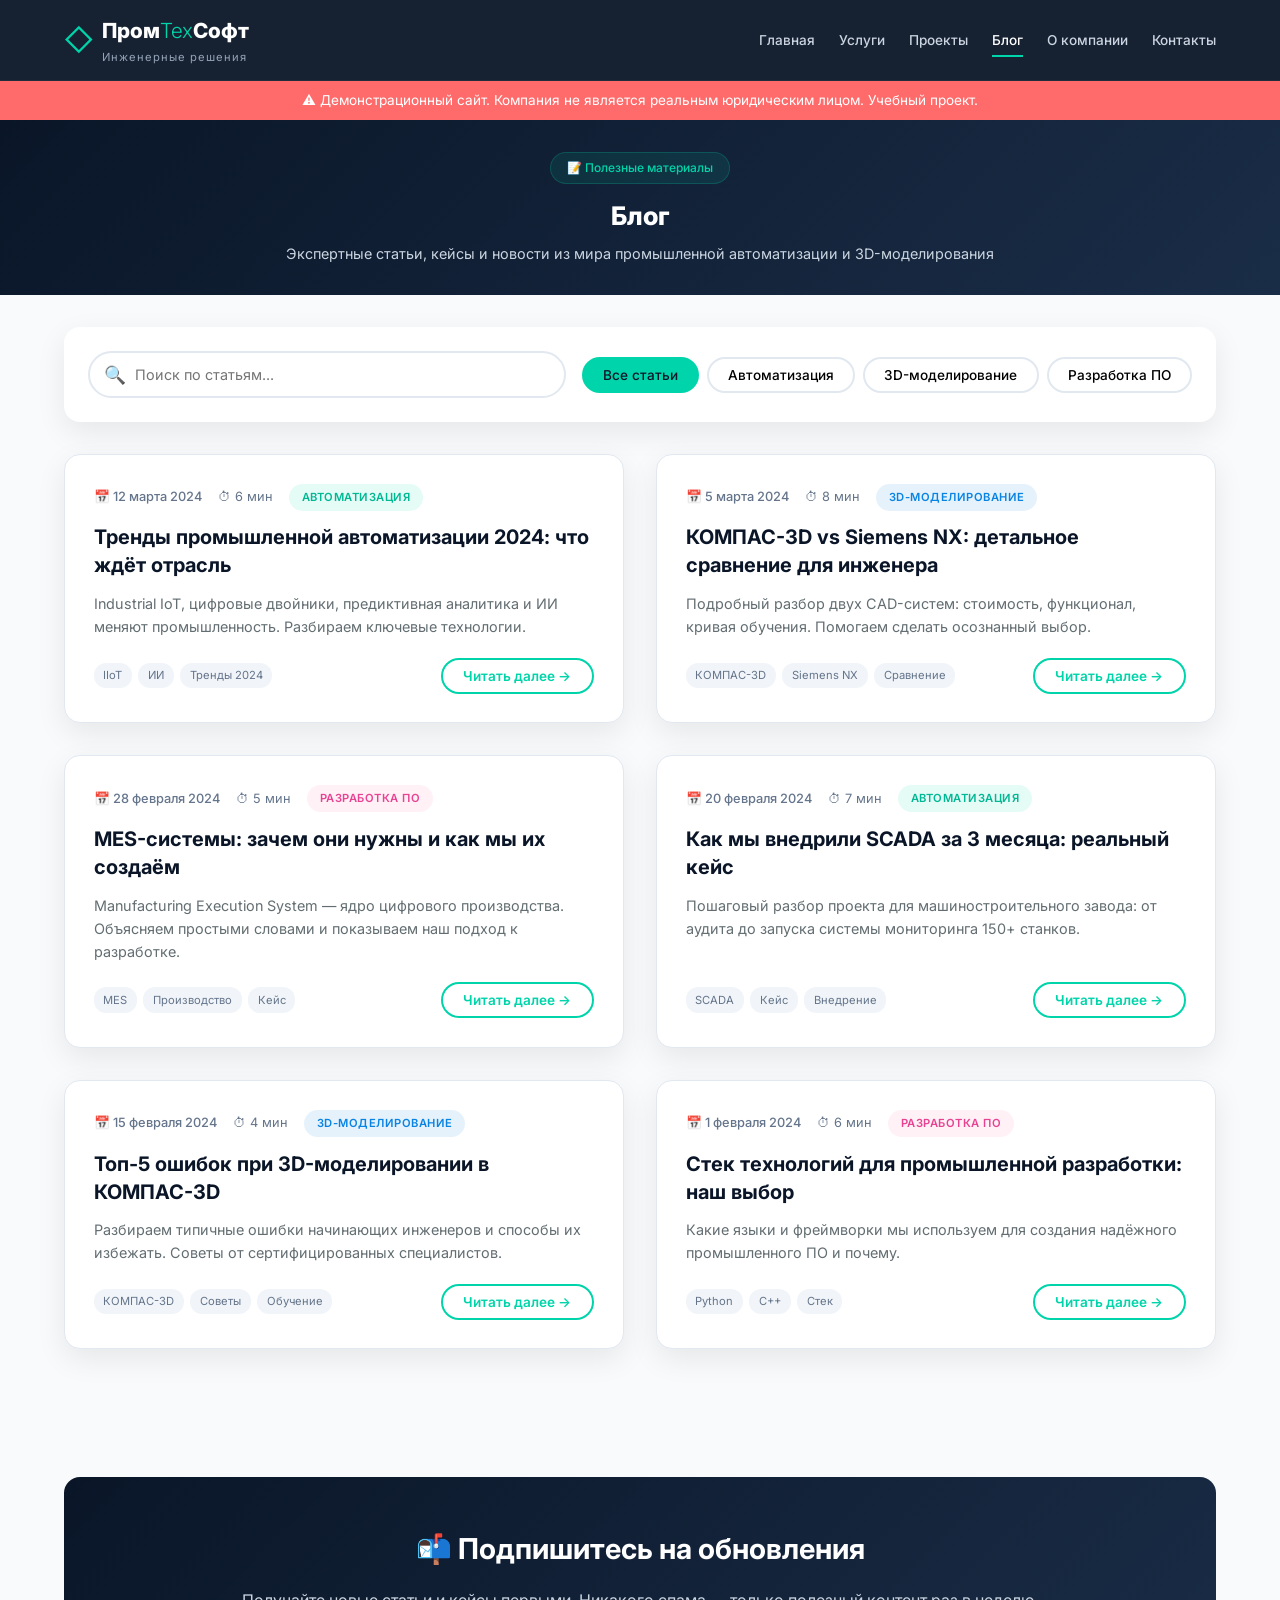
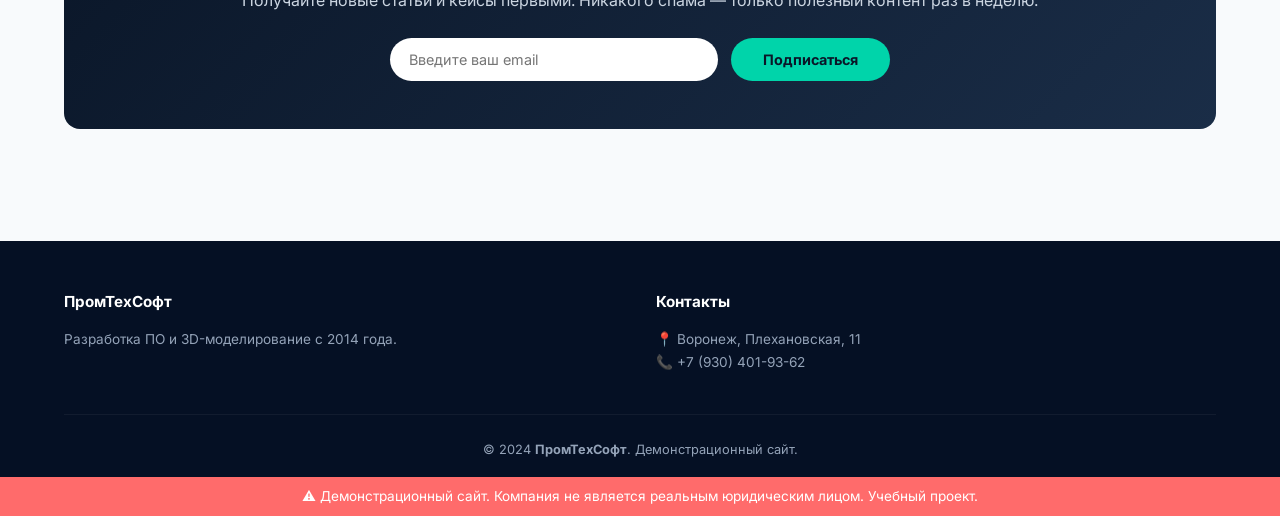
<file: blog.html>
<!DOCTYPE html>
<html lang="ru">
<head>
    <meta charset="UTF-8">
    <meta name="viewport" content="width=device-width, initial-scale=1.0">
    <title>Блог - ПромТехСофт | Статьи об автоматизации и 3D-моделировании</title>
    <meta name="description" content="Блог компании ПромТехСофт: экспертные статьи о промышленной автоматизации, 3D-моделировании в КОМПАС-3D и Siemens NX, разработке ПО. Советы, кейсы и новости.">
    <link rel="stylesheet" href="style.css">
    <link rel="stylesheet" href="animations.css">
    <link href="https://fonts.googleapis.com/css2?family=Inter:wght@300;400;500;600;700;800;900&display=swap" rel="stylesheet">
    <link rel="icon" type="image/svg+xml" href="favicon.svg">
    
    <!-- Yandex.Metrika counter -->
    <script type="text/javascript">
        (function(m,e,t,r,i,k,a){
            m[i]=m[i]||function(){(m[i].a=m[i].a||[]).push(arguments)};
            m[i].l=1*new Date();
            for (var j = 0; j < document.scripts.length; j++) {if (document.scripts[j].src === r) { return; }}
            k=e.createElement(t),a=e.getElementsByTagName(t)[0],k.async=1,k.src=r,a.parentNode.insertBefore(k,a)
        })(window, document,'script','https://mc.yandex.ru/metrika/tag.js?id=110703368', 'ym');
        ym(110703368, 'init', {clickmap:true, trackLinks:true, accurateTrackBounce:true, webvisor:true});
    </script>
    <noscript><div><img src="https://mc.yandex.ru/watch/110703368" style="position:absolute; left:-9999px;" alt="" /></div></noscript>

    <style>
        /* Базовые стили */
        :root {
            --primary: #0a1628;
            --accent: #00d4aa;
            --white: #ffffff;
            --gray-50: #f8fafc;
            --gray-100: #f1f5f9;
            --gray-200: #e2e8f0;
            --gray-300: #cbd5e1;
            --gray-400: #94a3b8;
            --gray-500: #64748b;
            --text: #2d3436;
            --text-light: #636e72;
            --radius: 16px;
            --shadow: 0 10px 30px rgba(0,0,0,0.08);
            --transition: 0.3s cubic-bezier(0.4, 0, 0.2, 1);
        }

        * { margin: 0; padding: 0; box-sizing: border-box; }

        body {
            font-family: 'Inter', sans-serif;
            line-height: 1.7;
            color: var(--text);
            background: var(--gray-50);
        }

        .container { max-width: 1200px; margin: 0 auto; padding: 0 24px; }

        .demo-banner {
            background: #ff6b6b;
            color: white;
            text-align: center;
            padding: 0.5rem;
            font-size: 0.85rem;
        }

        /* Шапка */
        .header {
            background: rgba(10, 22, 40, 0.95);
            backdrop-filter: blur(20px);
            color: white;
            padding: 0.8rem 0;
            position: sticky;
            top: 0;
            z-index: 1000;
        }

        .navbar { display: flex; justify-content: space-between; align-items: center; }
        .logo { display: flex; align-items: center; gap: 0.5rem; text-decoration: none; color: white; }
        .logo-icon { font-size: 1.8rem; color: var(--accent); }
        .logo h1 { font-size: 1.3rem; font-weight: 800; }
        .logo h1 span { color: var(--accent); font-weight: 300; }
        .tagline { font-size: 0.7rem; color: var(--gray-400); letter-spacing: 1px; }

        .nav-menu { display: flex; list-style: none; gap: 1.5rem; }
        .nav-menu a { color: var(--gray-300); text-decoration: none; font-weight: 500; font-size: 0.85rem; padding: 0.4rem 0; border-bottom: 2px solid transparent; transition: var(--transition); }
        .nav-menu a:hover, .nav-menu a.active { color: white; border-bottom-color: var(--accent); }

        .burger { display: none; flex-direction: column; gap: 5px; background: none; border: none; cursor: pointer; padding: 5px; }
        .burger span { width: 25px; height: 2px; background: white; display: block; transition: var(--transition); }
        .burger.active span:nth-child(1) { transform: rotate(45deg) translate(5px, 5px); }
        .burger.active span:nth-child(2) { opacity: 0; }
        .burger.active span:nth-child(3) { transform: rotate(-45deg) translate(5px, -5px); }

        /* Компактный заголовок страницы */
        .page-header {
            background: linear-gradient(135deg, var(--primary), #1a2d47);
            color: white;
            padding: 2rem 0 1.8rem;
            text-align: center;
        }

        .badge {
            display: inline-block;
            background: rgba(0, 212, 170, 0.1);
            color: var(--accent);
            padding: 0.3rem 1rem;
            border-radius: 50px;
            font-size: 0.75rem;
            font-weight: 500;
            margin-bottom: 0.6rem;
            border: 1px solid rgba(0, 212, 170, 0.2);
        }

        .page-header h2 { font-size: 1.6rem; font-weight: 800; margin-bottom: 0.3rem; }
        .page-header p { color: var(--gray-300); font-size: 0.9rem; }

        /* Поиск и фильтры */
        .blog-controls {
            background: white;
            padding: 1.5rem;
            border-radius: var(--radius);
            box-shadow: var(--shadow);
            margin: 2rem 0;
            display: flex;
            gap: 1rem;
            flex-wrap: wrap;
            align-items: center;
            justify-content: space-between;
        }

        .search-box {
            flex: 1;
            min-width: 250px;
            position: relative;
        }

        .search-box input {
            width: 100%;
            padding: 0.8rem 1rem 0.8rem 2.8rem;
            border: 2px solid var(--gray-200);
            border-radius: 50px;
            font-size: 0.9rem;
            font-family: inherit;
            transition: var(--transition);
        }

        .search-box input:focus {
            outline: none;
            border-color: var(--accent);
        }

        .search-icon {
            position: absolute;
            left: 1rem;
            top: 50%;
            transform: translateY(-50%);
            font-size: 1.1rem;
            color: var(--gray-400);
        }

        .filter-buttons {
            display: flex;
            gap: 0.5rem;
            flex-wrap: wrap;
        }

        .filter-btn {
            padding: 0.5rem 1.2rem;
            border: 2px solid var(--gray-200);
            background: white;
            border-radius: 50px;
            cursor: pointer;
            font-weight: 500;
            font-size: 0.85rem;
            transition: var(--transition);
            font-family: inherit;
            white-space: nowrap;
        }

        .filter-btn.active,
        .filter-btn:hover {
            background: var(--accent);
            color: var(--primary);
            border-color: var(--accent);
        }

        /* Сетка блога */
        .blog-grid {
            display: grid;
            grid-template-columns: repeat(auto-fill, minmax(380px, 1fr));
            gap: 2rem;
            margin-bottom: 3rem;
        }

        .blog-card {
            background: white;
            border-radius: var(--radius);
            overflow: hidden;
            box-shadow: var(--shadow);
            border: 1px solid var(--gray-200);
            transition: var(--transition);
            display: flex;
            flex-direction: column;
        }

        .blog-card:hover {
            transform: translateY(-5px);
            box-shadow: 0 20px 40px rgba(0,0,0,0.12);
        }

        .blog-card-header {
            padding: 1.8rem 1.8rem 0;
        }

        .blog-meta {
            display: flex;
            gap: 1rem;
            align-items: center;
            margin-bottom: 0.8rem;
            flex-wrap: wrap;
        }

        .blog-date {
            font-size: 0.8rem;
            color: var(--gray-500);
            display: flex;
            align-items: center;
            gap: 0.3rem;
        }

        .blog-read-time {
            font-size: 0.8rem;
            color: var(--gray-500);
            display: flex;
            align-items: center;
            gap: 0.3rem;
        }

        .blog-category {
            display: inline-block;
            padding: 0.25rem 0.8rem;
            border-radius: 20px;
            font-size: 0.7rem;
            font-weight: 600;
            text-transform: uppercase;
            letter-spacing: 0.5px;
        }

        .category-automation { background: rgba(0, 212, 170, 0.1); color: #00b894; }
        .category-modeling { background: rgba(9, 132, 227, 0.1); color: #0984e3; }
        .category-software { background: rgba(253, 121, 168, 0.1); color: #e84393; }
        .category-security { background: rgba(255, 118, 117, 0.1); color: #d63031; }

        .blog-card h3 {
            font-size: 1.25rem;
            color: var(--primary);
            margin-bottom: 0.8rem;
            line-height: 1.4;
        }

        .blog-preview {
            color: var(--text-light);
            font-size: 0.9rem;
            line-height: 1.6;
            padding: 0 1.8rem;
            flex-grow: 1;
        }

        .blog-full-content {
            display: none;
            padding: 0 1.8rem;
            color: var(--text);
            font-size: 0.9rem;
            line-height: 1.8;
        }

        .blog-full-content.expanded {
            display: block;
            animation: fadeIn 0.3s ease;
        }

        @keyframes fadeIn {
            from { opacity: 0; transform: translateY(-10px); }
            to { opacity: 1; transform: translateY(0); }
        }

        .blog-full-content h4 {
            color: var(--primary);
            margin: 1.2rem 0 0.6rem;
            font-size: 1.05rem;
        }

        .blog-full-content ul {
            list-style: none;
            margin: 0.8rem 0;
        }

        .blog-full-content ul li {
            padding: 0.4rem 0;
            padding-left: 1.5rem;
            position: relative;
        }

        .blog-full-content ul li::before {
            content: '→';
            position: absolute;
            left: 0;
            color: var(--accent);
            font-weight: 700;
        }

        .blog-full-content .highlight-box {
            background: var(--gray-50);
            border-left: 3px solid var(--accent);
            padding: 1rem 1.2rem;
            margin: 1rem 0;
            border-radius: 0 8px 8px 0;
            font-style: italic;
        }

        .blog-card-footer {
            padding: 1.2rem 1.8rem 1.8rem;
            display: flex;
            justify-content: space-between;
            align-items: center;
            gap: 1rem;
            flex-wrap: wrap;
        }

        .blog-tags {
            display: flex;
            gap: 0.4rem;
            flex-wrap: wrap;
        }

        .blog-tag {
            font-size: 0.7rem;
            color: var(--gray-500);
            background: var(--gray-100);
            padding: 0.2rem 0.6rem;
            border-radius: 12px;
        }

        .read-more-btn {
            background: none;
            border: 2px solid var(--accent);
            color: var(--accent);
            padding: 0.5rem 1.3rem;
            border-radius: 50px;
            cursor: pointer;
            font-weight: 600;
            font-size: 0.85rem;
            transition: var(--transition);
            font-family: inherit;
            white-space: nowrap;
        }

        .read-more-btn:hover {
            background: var(--accent);
            color: var(--primary);
        }

        .read-more-btn.active {
            background: var(--accent);
            color: var(--primary);
        }

        .no-results {
            text-align: center;
            padding: 3rem;
            grid-column: 1 / -1;
        }

        .no-results h3 {
            font-size: 1.5rem;
            color: var(--primary);
            margin-bottom: 0.5rem;
        }

        .no-results p {
            color: var(--text-light);
        }

        /* Подписка */
        .subscribe-section {
            background: linear-gradient(135deg, var(--primary), #1a2d47);
            color: white;
            padding: 3rem 0;
            text-align: center;
            border-radius: var(--radius);
            margin-bottom: 2rem;
        }

        .subscribe-section h2 {
            font-size: 1.8rem;
            margin-bottom: 0.8rem;
        }

        .subscribe-section p {
            color: var(--gray-300);
            margin-bottom: 1.5rem;
        }

        .subscribe-form {
            display: flex;
            gap: 0.8rem;
            max-width: 500px;
            margin: 0 auto;
            flex-wrap: wrap;
            justify-content: center;
        }

        .subscribe-form input {
            flex: 1;
            min-width: 250px;
            padding: 0.8rem 1.2rem;
            border: none;
            border-radius: 50px;
            font-size: 0.9rem;
            font-family: inherit;
        }

        .subscribe-form button {
            padding: 0.8rem 2rem;
            background: var(--accent);
            color: var(--primary);
            border: none;
            border-radius: 50px;
            font-weight: 700;
            cursor: pointer;
            transition: var(--transition);
            font-family: inherit;
            font-size: 0.9rem;
        }

        .subscribe-form button:hover {
            background: #00f0c8;
            transform: translateY(-2px);
        }

        /* Футер */
        .footer { background: #051024; color: var(--gray-400); padding: 3rem 0 1rem; }
        .footer-grid { display: grid; grid-template-columns: repeat(auto-fit, minmax(200px, 1fr)); gap: 2rem; margin-bottom: 2.5rem; }
        .footer-col h4 { color: white; margin-bottom: 0.8rem; font-size: 0.95rem; }
        .footer-col p { font-size: 0.85rem; }
        .footer-bottom { text-align: center; padding-top: 1.5rem; border-top: 1px solid rgba(255,255,255,0.05); font-size: 0.8rem; }

        .scroll-top {
            position: fixed; bottom: 30px; right: 30px;
            width: 50px; height: 50px;
            background: var(--accent); color: var(--primary);
            border: none; border-radius: 50%;
            font-size: 1.5rem; cursor: pointer;
            opacity: 0; pointer-events: none;
            transition: var(--transition); z-index: 999;
            display: flex; align-items: center; justify-content: center;
            font-weight: 700;
        }

        .scroll-top.visible { opacity: 1; pointer-events: all; }

        @media (max-width: 768px) {
            .burger { display: flex; }
            .nav-menu { display: none; position: fixed; top: 60px; left: 0; right: 0; background: var(--primary); flex-direction: column; padding: 2rem; text-align: center; gap: 1rem; z-index: 1000; }
            .nav-menu.active { display: flex; }
            .blog-grid { grid-template-columns: 1fr; }
            .blog-controls { flex-direction: column; align-items: stretch; }
            .filter-buttons { justify-content: center; }
        }
    </style>
</head>
<body>
    <header class="header" id="header">
        <div class="container">
            <nav class="navbar">
                <a href="index.html" class="logo">
                    <span class="logo-icon">◇</span>
                    <div>
                        <h1>Пром<span>Тех</span>Софт</h1>
                        <p class="tagline">Инженерные решения</p>
                    </div>
                </a>
                <ul class="nav-menu" id="navMenu">
                    <li><a href="index.html">Главная</a></li>
                    <li><a href="services.html">Услуги</a></li>
                    <li><a href="projects.html">Проекты</a></li>
                    <li><a href="blog.html" class="active">Блог</a></li>
                    <li><a href="about.html">О компании</a></li>
                    <li><a href="contacts.html">Контакты</a></li>
                </ul>
                <button class="burger" id="burger" aria-label="Меню">
                    <span></span><span></span><span></span>
                </button>
            </nav>
        </div>
    </header>

    <main>
        <div class="demo-banner">
            ⚠️ Демонстрационный сайт. Компания не является реальным юридическим лицом. Учебный проект.
        </div>

        <section class="page-header">
            <div class="container">
                <span class="badge">📝 Полезные материалы</span>
                <h2>Блог</h2>
                <p>Экспертные статьи, кейсы и новости из мира промышленной автоматизации и 3D-моделирования</p>
            </div>
        </section>

        <!-- Поиск и фильтры -->
        <div class="container">
            <div class="blog-controls">
                <div class="search-box">
                    <span class="search-icon">🔍</span>
                    <input type="text" id="blogSearch" placeholder="Поиск по статьям...">
                </div>
                <div class="filter-buttons">
                    <button class="filter-btn active" data-filter="all">Все статьи</button>
                    <button class="filter-btn" data-filter="automation">Автоматизация</button>
                    <button class="filter-btn" data-filter="modeling">3D-моделирование</button>
                    <button class="filter-btn" data-filter="software">Разработка ПО</button>
                </div>
            </div>
        </div>

        <!-- Сетка блога -->
        <div class="container">
            <div class="blog-grid" id="blogGrid">
                
                <!-- Статья 1 -->
                <article class="blog-card" data-category="automation" data-tags="тренды iot 2024">
                    <div class="blog-card-header">
                        <div class="blog-meta">
                            <span class="blog-date">📅 12 марта 2024</span>
                            <span class="blog-read-time">⏱ 6 мин</span>
                            <span class="blog-category category-automation">Автоматизация</span>
                        </div>
                        <h3>Тренды промышленной автоматизации 2024: что ждёт отрасль</h3>
                    </div>
                    <div class="blog-preview">
                        <p>Industrial IoT, цифровые двойники, предиктивная аналитика и ИИ меняют промышленность. Разбираем ключевые технологии.</p>
                    </div>
                    <div class="blog-full-content" id="content1">
                        <h4>🌐 Industrial IoT (IIoT)</h4>
                        <p>Промышленный интернет вещей становится стандартом. В 2024 году более 60% производств внедряют IoT-решения для:</p>
                        <ul>
                            <li>Мониторинга состояния оборудования в реальном времени</li>
                            <li>Предиктивного обслуживания (снижение простоев на 35%)</li>
                            <li>Оптимизации энергопотребления</li>
                        </ul>
                        
                        <h4>🤖 Искусственный интеллект</h4>
                        <p>ИИ переходит от экспериментов к реальному внедрению. Основные применения:</p>
                        <ul>
                            <li>Контроль качества продукции (точность 99.7%)</li>
                            <li>Оптимизация производственных цепочек</li>
                            <li>Прогнозирование спроса</li>
                        </ul>
                        
                        <div class="highlight-box">
                            💡 <strong>Ключевой вывод:</strong> Предприятия, внедрившие IIoT и ИИ, в среднем повышают эффективность на 40% и снижают издержки на 25%.
                        </div>
                    </div>
                    <div class="blog-card-footer">
                        <div class="blog-tags">
                            <span class="blog-tag">IIoT</span>
                            <span class="blog-tag">ИИ</span>
                            <span class="blog-tag">Тренды 2024</span>
                        </div>
                        <button class="read-more-btn" onclick="toggleArticle('content1', this)">Читать далее →</button>
                    </div>
                </article>

                <!-- Статья 2 -->
                <article class="blog-card" data-category="modeling" data-tags="компас siemens сравнение cad">
                    <div class="blog-card-header">
                        <div class="blog-meta">
                            <span class="blog-date">📅 5 марта 2024</span>
                            <span class="blog-read-time">⏱ 8 мин</span>
                            <span class="blog-category category-modeling">3D-моделирование</span>
                        </div>
                        <h3>КОМПАС-3D vs Siemens NX: детальное сравнение для инженера</h3>
                    </div>
                    <div class="blog-preview">
                        <p>Подробный разбор двух CAD-систем: стоимость, функционал, кривая обучения. Помогаем сделать осознанный выбор.</p>
                    </div>
                    <div class="blog-full-content" id="content2">
                        <h4>💰 Стоимость владения</h4>
                        <ul>
                            <li><strong>КОМПАС-3D:</strong> от 110 000 ₽ (бессрочная лицензия)</li>
                            <li><strong>Siemens NX:</strong> от 800 000 ₽/год (подписка)</li>
                        </ul>
                        
                        <h4>⚙️ Функциональные возможности</h4>
                        <p><strong>КОМПАС-3D</strong> — отлично подходит для:</p>
                        <ul>
                            <li>Машиностроительного проектирования</li>
                            <li>Оформления документации по ЕСКД</li>
                            <li>Несложного поверхностного моделирования</li>
                        </ul>
                        <p><strong>Siemens NX</strong> — выбор для:</p>
                        <ul>
                            <li>Сложного поверхностного моделирования</li>
                            <li>Подготовки управляющих программ для ЧПУ</li>
                            <li>Инженерного анализа (CAE)</li>
                        </ul>
                        
                        <div class="highlight-box">
                            📊 <strong>Наш опыт:</strong> Для 80% задач машиностроения КОМПАС-3D полностью перекрывает потребности. Siemens NX необходим для аэрокосмоса, автомобилестроения и сложной оснастки.
                        </div>
                    </div>
                    <div class="blog-card-footer">
                        <div class="blog-tags">
                            <span class="blog-tag">КОМПАС-3D</span>
                            <span class="blog-tag">Siemens NX</span>
                            <span class="blog-tag">Сравнение</span>
                        </div>
                        <button class="read-more-btn" onclick="toggleArticle('content2', this)">Читать далее →</button>
                    </div>
                </article>

                <!-- Статья 3 -->
                <article class="blog-card" data-category="software" data-tags="mes системы производство">
                    <div class="blog-card-header">
                        <div class="blog-meta">
                            <span class="blog-date">📅 28 февраля 2024</span>
                            <span class="blog-read-time">⏱ 5 мин</span>
                            <span class="blog-category category-software">Разработка ПО</span>
                        </div>
                        <h3>MES-системы: зачем они нужны и как мы их создаём</h3>
                    </div>
                    <div class="blog-preview">
                        <p>Manufacturing Execution System — ядро цифрового производства. Объясняем простыми словами и показываем наш подход к разработке.</p>
                    </div>
                    <div class="blog-full-content" id="content3">
                        <h4>📋 Что такое MES простыми словами</h4>
                        <p>MES — это система, которая управляет производством в реальном времени. Если ERP отвечает на вопрос "что и когда производить", то MES — "как именно это делается прямо сейчас".</p>
                        
                        <h4>🔧 Наш подход к разработке</h4>
                        <ul>
                            <li><strong>Анализ:</strong> 2-3 недели на изучение процессов</li>
                            <li><strong>Прототип:</strong> MVP за 1-2 месяца</li>
                            <li><strong>Интеграция:</strong> С существующей ERP и оборудованием</li>
                            <li><strong>Обучение:</strong> Полный цикл обучения персонала</li>
                        </ul>
                        
                        <div class="highlight-box">
                            💪 <strong>Результат одного из проектов:</strong> Внедрение MES на пищевом производстве сократило время простоя на 40% и увеличило выпуск продукции на 25% за первые 3 месяца.
                        </div>
                    </div>
                    <div class="blog-card-footer">
                        <div class="blog-tags">
                            <span class="blog-tag">MES</span>
                            <span class="blog-tag">Производство</span>
                            <span class="blog-tag">Кейс</span>
                        </div>
                        <button class="read-more-btn" onclick="toggleArticle('content3', this)">Читать далее →</button>
                    </div>
                </article>

                <!-- Статья 4 -->
                <article class="blog-card" data-category="automation" data-tags="scada асу тп внедрение">
                    <div class="blog-card-header">
                        <div class="blog-meta">
                            <span class="blog-date">📅 20 февраля 2024</span>
                            <span class="blog-read-time">⏱ 7 мин</span>
                            <span class="blog-category category-automation">Автоматизация</span>
                        </div>
                        <h3>Как мы внедрили SCADA за 3 месяца: реальный кейс</h3>
                    </div>
                    <div class="blog-preview">
                        <p>Пошаговый разбор проекта для машиностроительного завода: от аудита до запуска системы мониторинга 150+ станков.</p>
                    </div>
                    <div class="blog-full-content" id="content4">
                        <h4>🎯 Задача клиента</h4>
                        <p>Машиностроительный завод с 150+ станками ЧПУ. Проблемы:</p>
                        <ul>
                            <li>Отсутствие централизованного мониторинга</li>
                            <li>Простои из-за несвоевременного обслуживания</li>
                            <li>Потеря данных о работе оборудования</li>
                        </ul>
                        
                        <h4>📈 Решение и результаты</h4>
                        <p>За 3 месяца мы:</p>
                        <ul>
                            <li>Подключили все станки к единой SCADA-системе</li>
                            <li>Настроили алерты при отклонениях</li>
                            <li>Интегрировали с существующей ERP</li>
                        </ul>
                        <p><strong>Результат:</strong> производительность выросла на 40%, простои сократились на 25%.</p>
                    </div>
                    <div class="blog-card-footer">
                        <div class="blog-tags">
                            <span class="blog-tag">SCADA</span>
                            <span class="blog-tag">Кейс</span>
                            <span class="blog-tag">Внедрение</span>
                        </div>
                        <button class="read-more-btn" onclick="toggleArticle('content4', this)">Читать далее →</button>
                    </div>
                </article>

                <!-- Статья 5 -->
                <article class="blog-card" data-category="modeling" data-tags="компас ошибки советы">
                    <div class="blog-card-header">
                        <div class="blog-meta">
                            <span class="blog-date">📅 15 февраля 2024</span>
                            <span class="blog-read-time">⏱ 4 мин</span>
                            <span class="blog-category category-modeling">3D-моделирование</span>
                        </div>
                        <h3>Топ-5 ошибок при 3D-моделировании в КОМПАС-3D</h3>
                    </div>
                    <div class="blog-preview">
                        <p>Разбираем типичные ошибки начинающих инженеров и способы их избежать. Советы от сертифицированных специалистов.</p>
                    </div>
                    <div class="blog-full-content" id="content5">
                        <h4>❌ Ошибка №1: Отсутствие структуры дерева модели</h4>
                        <p>Хаотичное построение приводит к проблемам при редактировании. <strong>Решение:</strong> группируйте элементы по функциональному назначению.</p>
                        
                        <h4>❌ Ошибка №2: Игнорирование параметризации</h4>
                        <p>Создание "глухих" размеров вместо параметрических связей. <strong>Решение:</strong> используйте переменные и уравнения.</p>
                        
                        <h4>❌ Ошибка №3: Избыточная детализация</h4>
                        <p>Моделирование мельчайших фасок и скруглений на ранних этапах. <strong>Решение:</strong> детализируйте финальную версию.</p>
                    </div>
                    <div class="blog-card-footer">
                        <div class="blog-tags">
                            <span class="blog-tag">КОМПАС-3D</span>
                            <span class="blog-tag">Советы</span>
                            <span class="blog-tag">Обучение</span>
                        </div>
                        <button class="read-more-btn" onclick="toggleArticle('content5', this)">Читать далее →</button>
                    </div>
                </article>

                <!-- Статья 6 -->
                <article class="blog-card" data-category="software" data-tags="python c++ разработка">
                    <div class="blog-card-header">
                        <div class="blog-meta">
                            <span class="blog-date">📅 1 февраля 2024</span>
                            <span class="blog-read-time">⏱ 6 мин</span>
                            <span class="blog-category category-software">Разработка ПО</span>
                        </div>
                        <h3>Стек технологий для промышленной разработки: наш выбор</h3>
                    </div>
                    <div class="blog-preview">
                        <p>Какие языки и фреймворки мы используем для создания надёжного промышленного ПО и почему.</p>
                    </div>
                    <div class="blog-full-content" id="content6">
                        <h4>🔧 Backend</h4>
                        <ul>
                            <li><strong>Python:</strong> быстрая разработка, интеграция с оборудованием</li>
                            <li><strong>C++:</strong> высоконагруженные системы реального времени</li>
                        </ul>
                        
                        <h4>🖥 Frontend</h4>
                        <ul>
                            <li><strong>React:</strong> для веб-интерфейсов SCADA</li>
                            <li><strong>Qt:</strong> для десктопных приложений</li>
                        </ul>
                        
                        <h4>🗄 Базы данных</h4>
                        <ul>
                            <li><strong>PostgreSQL:</strong> основная БД</li>
                            <li><strong>InfluxDB:</strong> для временных рядов с датчиков</li>
                        </ul>
                    </div>
                    <div class="blog-card-footer">
                        <div class="blog-tags">
                            <span class="blog-tag">Python</span>
                            <span class="blog-tag">C++</span>
                            <span class="blog-tag">Стек</span>
                        </div>
                        <button class="read-more-btn" onclick="toggleArticle('content6', this)">Читать далее →</button>
                    </div>
                </article>

            </div>

            <!-- Сообщение при отсутствии результатов -->
            <div class="no-results" id="noResults" style="display: none;">
                <h3>🔍 Ничего не найдено</h3>
                <p>Попробуйте изменить поисковый запрос или фильтр</p>
            </div>
        </div>

        <!-- Подписка -->
        <section>
            <div class="container">
                <div class="subscribe-section">
                    <h2>📬 Подпишитесь на обновления</h2>
                    <p>Получайте новые статьи и кейсы первыми. Никакого спама — только полезный контент раз в неделю.</p>
                    <form class="subscribe-form" onsubmit="handleSubscribe(event)">
                        <input type="email" placeholder="Введите ваш email" required>
                        <button type="submit">Подписаться</button>
                    </form>
                </div>
            </div>
        </section>
    </main>

    <footer class="footer">
        <div class="container">
            <div class="footer-grid">
                <div class="footer-col">
                    <h4>ПромТехСофт</h4>
                    <p>Разработка ПО и 3D-моделирование с 2014 года.</p>
                </div>
                <div class="footer-col">
                    <h4>Контакты</h4>
                    <p>📍 Воронеж, Плехановская, 11</p>
                    <p>📞 +7 (930) 401-93-62</p>
                </div>
            </div>
            <div class="footer-bottom">
                <p>© 2024 <strong>ПромТехСофт</strong>. Демонстрационный сайт.</p>
            </div>
        </div>
    </footer>

    <div style="background: #ff6b6b; color: white; text-align: center; padding: 0.5rem; font-size: 0.85rem;">
        ⚠️ Демонстрационный сайт. Компания не является реальным юридическим лицом. Учебный проект.
    </div>

    <button class="scroll-top" id="scrollTop" aria-label="Наверх">↑</button>

    <script>
        // Раскрытие статьи
        function toggleArticle(contentId, btn) {
            const content = document.getElementById(contentId);
            const allContents = document.querySelectorAll('.blog-full-content');
            const allButtons = document.querySelectorAll('.read-more-btn');
            
            // Закрываем все остальные статьи
            allContents.forEach(c => {
                if (c.id !== contentId) {
                    c.classList.remove('expanded');
                }
            });
            
            allButtons.forEach(b => {
                if (b !== btn) {
                    b.textContent = 'Читать далее →';
                    b.classList.remove('active');
                }
            });
            
            // Переключаем текущую
            if (content.classList.contains('expanded')) {
                content.classList.remove('expanded');
                btn.textContent = 'Читать далее →';
                btn.classList.remove('active');
            } else {
                content.classList.add('expanded');
                btn.textContent = 'Свернуть ↑';
                btn.classList.add('active');
            }
        }

        // Фильтрация
        document.querySelectorAll('.filter-btn').forEach(btn => {
            btn.addEventListener('click', function() {
                document.querySelectorAll('.filter-btn').forEach(b => b.classList.remove('active'));
                this.classList.add('active');
                filterArticles();
            });
        });

        // Поиск
        document.getElementById('blogSearch').addEventListener('input', filterArticles);

        function filterArticles() {
            const activeFilter = document.querySelector('.filter-btn.active').dataset.filter;
            const searchTerm = document.getElementById('blogSearch').value.toLowerCase();
            const articles = document.querySelectorAll('.blog-card');
            let visibleCount = 0;

            articles.forEach(article => {
                const category = article.dataset.category;
                const tags = article.dataset.tags;
                const title = article.querySelector('h3').textContent.toLowerCase();
                const preview = article.querySelector('.blog-preview').textContent.toLowerCase();
                
                const matchesFilter = activeFilter === 'all' || category === activeFilter;
                const matchesSearch = searchTerm === '' || 
                    title.includes(searchTerm) || 
                    preview.includes(searchTerm) || 
                    tags.includes(searchTerm);

                if (matchesFilter && matchesSearch) {
                    article.style.display = '';
                    visibleCount++;
                } else {
                    article.style.display = 'none';
                }
            });

            // Показываем/скрываем сообщение об отсутствии результатов
            const noResults = document.getElementById('noResults');
            if (visibleCount === 0) {
                noResults.style.display = 'block';
            } else {
                noResults.style.display = 'none';
            }
        }

        // Подписка
        function handleSubscribe(e) {
            e.preventDefault();
            const email = e.target.querySelector('input').value;
            alert('Спасибо за подписку! Мы будем присылать новые статьи на ' + email);
            e.target.reset();
        }

        // Бургер-меню
        const burger = document.getElementById('burger');
        const navMenu = document.getElementById('navMenu');
        
        burger.addEventListener('click', () => {
            burger.classList.toggle('active');
            navMenu.classList.toggle('active');
        });
        
        navMenu.querySelectorAll('a').forEach(link => {
            link.addEventListener('click', () => {
                burger.classList.remove('active');
                navMenu.classList.remove('active');
            });
        });

        // Кнопка наверх
        const scrollTopBtn = document.getElementById('scrollTop');
        window.addEventListener('scroll', () => {
            scrollTopBtn.classList.toggle('visible', window.scrollY > 500);
        });
        
        scrollTopBtn.addEventListener('click', () => {
            window.scrollTo({ top: 0, behavior: 'smooth' });
        });
    </script>
</body>
</html>
</file>
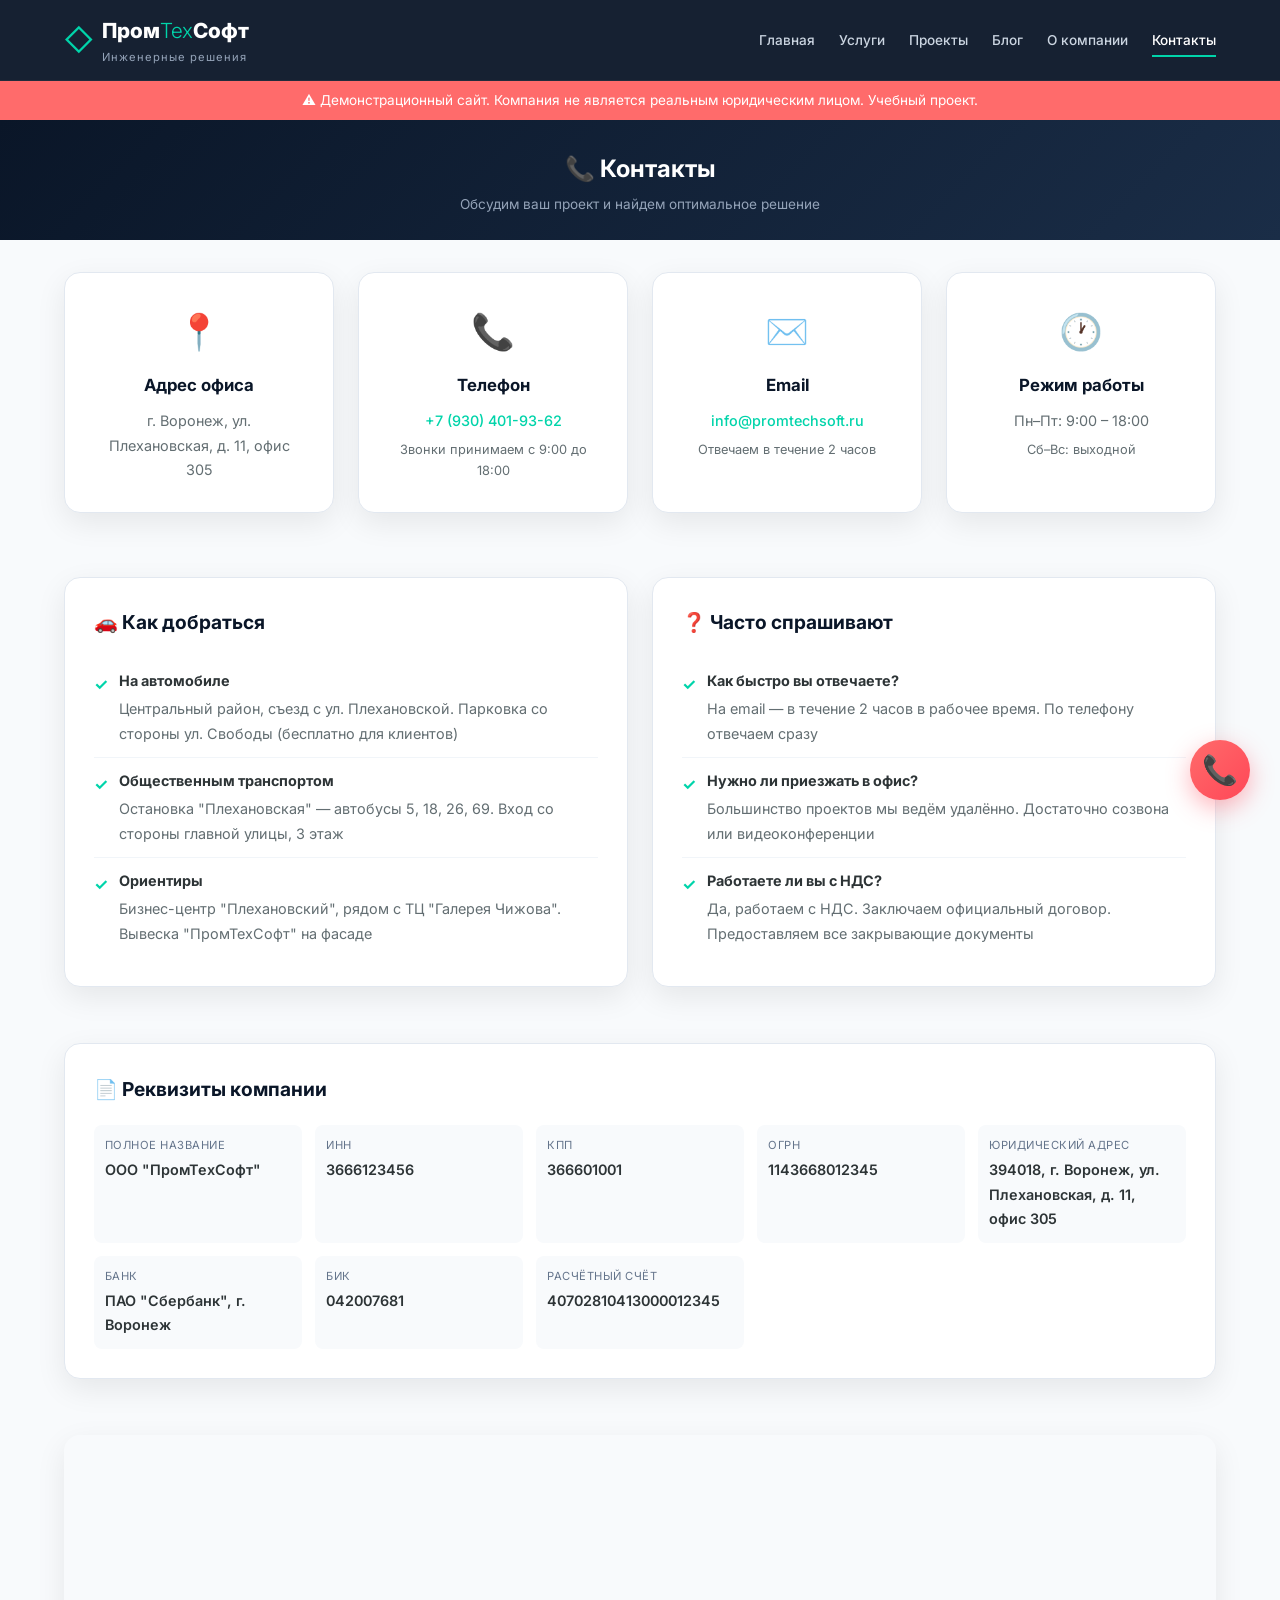
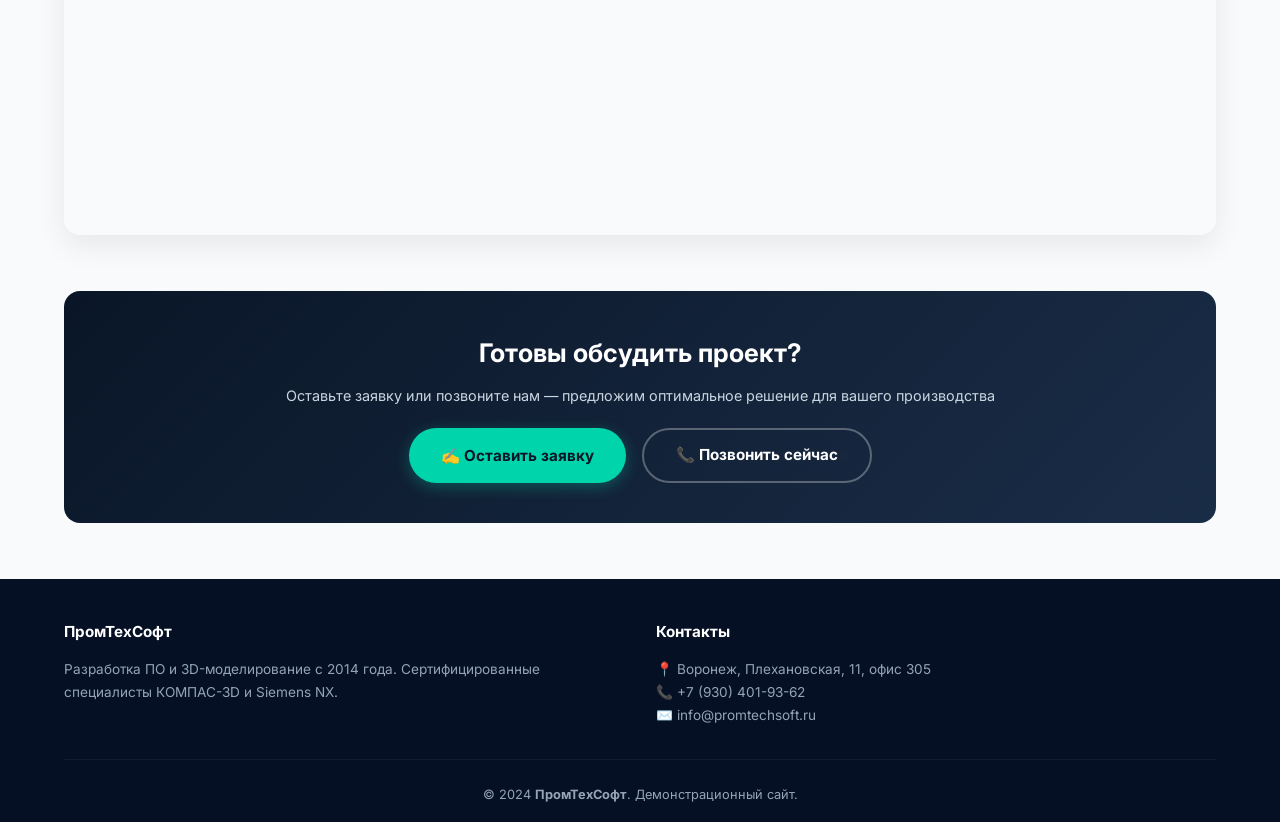
<file: contacts.html>
<!DOCTYPE html>
<html lang="ru">
<head>
    <meta charset="UTF-8">
    <meta name="viewport" content="width=device-width, initial-scale=1.0">
    <title>Контакты - ПромТехСофт | Свяжитесь с нами</title>
    <meta name="description" content="Свяжитесь с ПромТехСофт в Воронеже для заказа разработки ПО или 3D-моделирования. Адрес, телефон, email, режим работы.">
    <link rel="stylesheet" href="style.css">
    <link rel="stylesheet" href="animations.css">
    <link rel="icon" type="image/svg+xml" href="favicon.svg">
    <link href="https://fonts.googleapis.com/css2?family=Inter:wght@300;400;500;600;700;800;900&display=swap" rel="stylesheet">
    
    <!-- Yandex.Metrika counter -->
    <script type="text/javascript">
        (function(m,e,t,r,i,k,a){
            m[i]=m[i]||function(){(m[i].a=m[i].a||[]).push(arguments)};
            m[i].l=1*new Date();
            for (var j = 0; j < document.scripts.length; j++) {if (document.scripts[j].src === r) { return; }}
            k=e.createElement(t),a=e.getElementsByTagName(t)[0],k.async=1,k.src=r,a.parentNode.insertBefore(k,a)
        })(window, document,'script','https://mc.yandex.ru/metrika/tag.js?id=110703368', 'ym');
        ym(110703368, 'init', {clickmap:true, trackLinks:true, accurateTrackBounce:true, webvisor:true});
    </script>
    <noscript><div><img src="https://mc.yandex.ru/watch/110703368" style="position:absolute; left:-9999px;" alt="" /></div></noscript>

    <style>
        * { margin: 0; padding: 0; box-sizing: border-box; }
        
        :root {
            --primary: #0a1628;
            --accent: #00d4aa;
            --accent-hover: #00f0c8;
            --white: #ffffff;
            --gray-50: #f8fafc;
            --gray-100: #f1f5f9;
            --gray-200: #e2e8f0;
            --gray-300: #cbd5e1;
            --gray-400: #94a3b8;
            --gray-500: #64748b;
            --text: #2d3436;
            --text-light: #636e72;
            --radius: 16px;
            --shadow: 0 10px 30px rgba(0,0,0,0.08);
            --shadow-hover: 0 20px 40px rgba(0,0,0,0.15);
            --transition: 0.3s cubic-bezier(0.4, 0, 0.2, 1);
        }

        body {
            font-family: 'Inter', -apple-system, sans-serif;
            line-height: 1.7;
            color: var(--text);
            background: var(--gray-50);
        }

        .container { max-width: 1200px; margin: 0 auto; padding: 0 24px; }

        .demo-banner {
            background: #ff6b6b;
            color: white;
            text-align: center;
            padding: 0.5rem;
            font-size: 0.85rem;
        }

        .header {
            background: rgba(10, 22, 40, 0.95);
            backdrop-filter: blur(20px);
            color: white;
            padding: 0.8rem 0;
            position: sticky;
            top: 0;
            z-index: 1000;
        }

        .navbar { display: flex; justify-content: space-between; align-items: center; }
        .logo { display: flex; align-items: center; gap: 0.5rem; text-decoration: none; color: white; }
        .logo-icon { font-size: 1.8rem; color: var(--accent); }
        .logo h1 { font-size: 1.3rem; font-weight: 800; }
        .logo h1 span { color: var(--accent); font-weight: 300; }
        .tagline { font-size: 0.7rem; color: var(--gray-400); letter-spacing: 1px; }

        .nav-menu { display: flex; list-style: none; gap: 1.5rem; }
        .nav-menu a { color: var(--gray-300); text-decoration: none; font-weight: 500; font-size: 0.85rem; padding: 0.4rem 0; border-bottom: 2px solid transparent; transition: var(--transition); }
        .nav-menu a:hover, .nav-menu a.active { color: white; border-bottom-color: var(--accent); }

        .burger { display: none; flex-direction: column; gap: 5px; background: none; border: none; cursor: pointer; padding: 5px; }
        .burger span { width: 25px; height: 2px; background: white; display: block; transition: var(--transition); }
        .burger.active span:nth-child(1) { transform: rotate(45deg) translate(5px, 5px); }
        .burger.active span:nth-child(2) { opacity: 0; }
        .burger.active span:nth-child(3) { transform: rotate(-45deg) translate(5px, -5px); }

        /* СУПЕР-КОМПАКТНЫЙ HERO */
        .page-header {
            background: linear-gradient(135deg, var(--primary), #1a2d47);
            color: white;
            padding: 1.8rem 0 1.5rem;
            text-align: center;
        }

        .page-header h1 {
            font-size: 1.5rem;
            font-weight: 700;
            margin-bottom: 0.2rem;
        }

        .page-header p {
            color: var(--gray-400);
            font-size: 0.85rem;
        }

        section { padding: 2rem 0; }

        /* Карточки контактов */
        .contact-cards {
            display: grid;
            grid-template-columns: repeat(auto-fit, minmax(250px, 1fr));
            gap: 1.5rem;
            margin-bottom: 2rem;
        }

        .contact-card {
            background: white;
            padding: 1.8rem;
            border-radius: var(--radius);
            text-align: center;
            box-shadow: var(--shadow);
            border: 1px solid var(--gray-200);
            transition: var(--transition);
        }

        .contact-card:hover { transform: translateY(-3px); box-shadow: var(--shadow-hover); }
        .contact-card-icon { font-size: 2.2rem; display: block; margin-bottom: 0.6rem; }
        .contact-card h3 { color: var(--primary); margin-bottom: 0.6rem; font-size: 1.05rem; }
        .contact-card p { color: var(--text-light); font-size: 0.9rem; }
        .contact-card a { color: var(--accent); text-decoration: none; font-weight: 500; transition: var(--transition); }
        .contact-card a:hover { color: var(--accent-hover); }

        /* Дополнительная информация */
        .info-grid {
            display: grid;
            grid-template-columns: 1fr 1fr;
            gap: 1.5rem;
            margin-bottom: 1.5rem;
        }

        .info-card {
            background: white;
            padding: 1.8rem;
            border-radius: var(--radius);
            box-shadow: var(--shadow);
            border: 1px solid var(--gray-200);
        }

        .info-card h3 {
            color: var(--primary);
            margin-bottom: 1.2rem;
            font-size: 1.2rem;
            display: flex;
            align-items: center;
            gap: 0.5rem;
        }

        .info-list {
            list-style: none;
        }

        .info-list li {
            padding: 0.7rem 0;
            border-bottom: 1px solid var(--gray-100);
            color: var(--text-light);
            font-size: 0.9rem;
            display: flex;
            align-items: flex-start;
            gap: 0.7rem;
        }

        .info-list li:last-child {
            border-bottom: none;
        }

        .info-list li::before {
            content: '✓';
            color: var(--accent);
            font-weight: 700;
            font-size: 1rem;
            flex-shrink: 0;
            margin-top: 2px;
        }

        .info-list strong {
            color: var(--text);
            display: block;
            margin-bottom: 0.2rem;
        }

        /* Блок с реквизитами */
        .requisites {
            background: white;
            padding: 1.8rem;
            border-radius: var(--radius);
            box-shadow: var(--shadow);
            border: 1px solid var(--gray-200);
            margin-bottom: 1.5rem;
        }

        .requisites h3 {
            color: var(--primary);
            margin-bottom: 1.2rem;
            font-size: 1.2rem;
            display: flex;
            align-items: center;
            gap: 0.5rem;
        }

        .requisites-grid {
            display: grid;
            grid-template-columns: repeat(auto-fit, minmax(200px, 1fr));
            gap: 0.8rem;
        }

        .requisite-item {
            padding: 0.7rem;
            background: var(--gray-50);
            border-radius: 8px;
        }

        .requisite-label {
            font-size: 0.7rem;
            color: var(--gray-500);
            text-transform: uppercase;
            letter-spacing: 0.5px;
            margin-bottom: 0.2rem;
        }

        .requisite-value {
            font-weight: 600;
            color: var(--text);
            font-size: 0.9rem;
        }

        .map-wrapper { border-radius: var(--radius); overflow: hidden; box-shadow: var(--shadow); margin-bottom: 1.5rem; }
        #yandexMap { width: 100%; height: 400px; }

        .cta-section { 
            background: linear-gradient(135deg, var(--primary), #1a2d47);
            padding: 2.5rem 0; 
            text-align: center; 
            border-radius: var(--radius);
            margin-bottom: 1.5rem;
            color: white;
        }
        .cta-section h2 { font-size: 1.6rem; margin-bottom: 0.6rem; }
        .cta-section p { color: var(--gray-300); margin-bottom: 1.2rem; font-size: 0.9rem; }

        .btn {
            display: inline-flex;
            align-items: center;
            gap: 0.5rem;
            padding: 0.8rem 2rem;
            border-radius: 50px;
            text-decoration: none;
            font-weight: 700;
            font-size: 0.95rem;
            border: none;
            cursor: pointer;
            transition: var(--transition);
            font-family: inherit;
        }

        .btn-primary { 
            background: var(--accent); 
            color: var(--primary); 
            box-shadow: 0 4px 15px rgba(0, 212, 170, 0.3); 
        }
        .btn-primary:hover { 
            background: var(--accent-hover); 
            transform: translateY(-2px); 
            box-shadow: 0 8px 25px rgba(0, 212, 170, 0.4); 
        }

        .btn-outline {
            border: 2px solid rgba(255,255,255,0.3);
            color: white;
            background: transparent;
        }
        .btn-outline:hover {
            background: rgba(255,255,255,0.1);
            border-color: white;
            transform: translateY(-2px);
        }

        .cta-buttons {
            display: flex;
            gap: 1rem;
            justify-content: center;
            flex-wrap: wrap;
        }

        /* Плавающее окно "Срочный звонок" */
        .urgent-call {
            position: fixed;
            bottom: 100px;
            right: 30px;
            z-index: 998;
            display: flex;
            flex-direction: column;
            align-items: flex-end;
            gap: 0.8rem;
        }

        .urgent-call-btn {
            width: 60px;
            height: 60px;
            border-radius: 50%;
            background: linear-gradient(135deg, #ff6b6b, #ff4757);
            border: none;
            cursor: pointer;
            font-size: 1.8rem;
            display: flex;
            align-items: center;
            justify-content: center;
            box-shadow: 0 8px 25px rgba(255, 71, 87, 0.4);
            transition: all 0.3s ease;
            animation: urgentPulse 2s infinite;
        }

        .urgent-call-btn:hover {
            transform: scale(1.1);
            animation: none;
            box-shadow: 0 12px 35px rgba(255, 71, 87, 0.6);
        }

        @keyframes urgentPulse {
            0% { box-shadow: 0 0 0 0 rgba(255, 71, 87, 0.7); }
            70% { box-shadow: 0 0 0 20px rgba(255, 71, 87, 0); }
            100% { box-shadow: 0 0 0 0 rgba(255, 71, 87, 0); }
        }

        .urgent-call-tooltip {
            background: white;
            padding: 1rem 1.3rem;
            border-radius: 12px;
            box-shadow: 0 15px 40px rgba(0,0,0,0.2);
            text-align: center;
            min-width: 200px;
            animation: tooltipIn 0.4s ease-out;
            display: none;
            position: relative;
        }

        .urgent-call-tooltip.show {
            display: block;
        }

        @keyframes tooltipIn {
            0% {
                opacity: 0;
                transform: translateY(10px) scale(0.9);
            }
            100% {
                opacity: 1;
                transform: translateY(0) scale(1);
            }
        }

        .urgent-call-tooltip .tooltip-title {
            font-size: 0.85rem;
            color: var(--text-light);
            margin-bottom: 0.4rem;
        }

        .urgent-call-tooltip .tooltip-phone {
            font-size: 1.2rem;
            font-weight: 800;
            color: #ff4757;
            text-decoration: none;
            display: block;
            margin-bottom: 0.2rem;
            transition: var(--transition);
        }

        .urgent-call-tooltip .tooltip-phone:hover {
            color: #ff2d3b;
        }

        .urgent-call-tooltip .tooltip-note {
            font-size: 0.7rem;
            color: var(--gray-500);
        }

        .urgent-call-tooltip .tooltip-close {
            position: absolute;
            top: 6px;
            right: 8px;
            background: none;
            border: none;
            font-size: 1.1rem;
            cursor: pointer;
            color: var(--gray-400);
            transition: var(--transition);
            line-height: 1;
        }

        .urgent-call-tooltip .tooltip-close:hover {
            color: var(--text);
        }

        /* МОДАЛЬНОЕ ОКНО */
        .modal-overlay {
            position: fixed;
            top: 0; 
            left: 0; 
            width: 100%; 
            height: 100%;
            background: rgba(10, 22, 40, 0.9);
            backdrop-filter: blur(15px);
            z-index: 2000;
            display: flex;
            align-items: center;
            justify-content: center;
            opacity: 0;
            pointer-events: none;
            transition: opacity 0.3s ease;
            padding: 20px;
        }

        .modal-overlay.active { 
            opacity: 1; 
            pointer-events: all; 
        }

        .modal-overlay.closing {
            opacity: 0;
            pointer-events: none;
        }

        .modal {
            background: white;
            border-radius: 24px;
            width: 100%;
            max-width: 640px;
            max-height: 90vh;
            overflow: hidden;
            display: flex;
            flex-direction: column;
            transform: scale(0.7) translateY(40px);
            opacity: 0;
            transition: transform 0.4s cubic-bezier(0.34, 1.56, 0.64, 1),
                        opacity 0.3s ease;
            box-shadow: 0 30px 60px rgba(0, 0, 0, 0.3);
            position: relative;
            margin: auto;
        }

        .modal-overlay.active .modal { 
            transform: scale(1) translateY(0); 
            opacity: 1;
        }

        .modal-overlay.closing .modal {
            transform: scale(0.7) translateY(40px);
            opacity: 0;
        }

        .modal-header {
            display: flex;
            justify-content: space-between;
            align-items: center;
            padding: 1rem 1.5rem;
            border-bottom: 1px solid var(--gray-200);
            flex-shrink: 0;
        }

        .modal-header h3 { font-size: 1.1rem; color: var(--primary); }

        .modal-close {
            width: 32px; 
            height: 32px;
            border-radius: 50%;
            border: 2px solid var(--gray-200);
            background: white;
            font-size: 1rem;
            cursor: pointer;
            display: flex;
            align-items: center;
            justify-content: center;
            transition: all 0.3s ease;
            color: var(--gray-500);
        }

        .modal-close:hover { 
            background: #ff4757; 
            color: white;
            border-color: #ff4757;
            transform: rotate(90deg); 
        }

        .modal-body {
            flex-grow: 1;
            overflow-y: auto;
            -webkit-overflow-scrolling: touch;
            position: relative;
            min-height: 400px;
        }

        .modal-body iframe {
            display: block;
            width: 100%;
            height: 65vh;
            min-height: 500px;
            border: none;
        }

        /* АНИМАЦИЯ УСПЕШНОЙ ОТПРАВКИ */
        .success-animation {
            display: none;
            position: absolute;
            top: 0;
            left: 0;
            width: 100%;
            height: 100%;
            background: white;
            flex-direction: column;
            align-items: center;
            justify-content: center;
            text-align: center;
            padding: 2rem;
            z-index: 10;
            border-radius: 24px;
        }

        .success-animation.show {
            display: flex;
            animation: successContainerIn 0.5s ease-out;
        }

        @keyframes successContainerIn {
            0% { opacity: 0; transform: scale(0.9); }
            100% { opacity: 1; transform: scale(1); }
        }

        .success-icon {
            width: 90px;
            height: 90px;
            background: linear-gradient(135deg, #00d4aa, #00f0c8);
            border-radius: 50%;
            display: flex;
            align-items: center;
            justify-content: center;
            margin-bottom: 1.5rem;
            animation: iconPopIn 0.6s cubic-bezier(0.68, -0.55, 0.265, 1.55) 0.2s both;
        }

        @keyframes iconPopIn {
            0% { transform: scale(0) rotate(-180deg); opacity: 0; }
            100% { transform: scale(1) rotate(0deg); opacity: 1; }
        }

        .success-icon svg {
            width: 45px;
            height: 45px;
            stroke: white;
            stroke-width: 3;
            fill: none;
        }

        .success-icon svg polyline {
            stroke-dasharray: 50;
            stroke-dashoffset: 50;
            animation: drawCheck 0.5s ease-out 0.6s forwards;
        }

        @keyframes drawCheck {
            to { stroke-dashoffset: 0; }
        }

        .success-title {
            font-size: 1.6rem;
            font-weight: 800;
            color: var(--primary);
            margin-bottom: 0.8rem;
            opacity: 0;
            transform: translateY(20px);
            animation: slideUpFadeIn 0.5s ease-out 0.8s forwards;
        }

        .success-message {
            font-size: 1rem;
            color: var(--text-light);
            max-width: 400px;
            line-height: 1.6;
            opacity: 0;
            transform: translateY(20px);
            animation: slideUpFadeIn 0.5s ease-out 1s forwards;
        }

        @keyframes slideUpFadeIn {
            to { opacity: 1; transform: translateY(0); }
        }

        .success-close-btn {
            margin-top: 2rem;
            padding: 0.7rem 2rem;
            background: var(--accent);
            color: var(--primary);
            border: none;
            border-radius: 50px;
            font-size: 0.95rem;
            font-weight: 700;
            cursor: pointer;
            transition: all 0.3s ease;
            opacity: 0;
            transform: translateY(20px);
            animation: slideUpFadeIn 0.5s ease-out 1.2s forwards;
            font-family: inherit;
        }

        .success-close-btn:hover {
            background: var(--accent-hover);
            transform: translateY(-2px) !important;
            box-shadow: 0 8px 25px rgba(0, 212, 170, 0.4);
        }

        /* Футер */
        .footer { background: #051024; color: var(--gray-400); padding: 2.5rem 0 1rem; }
        .footer-grid { display: grid; grid-template-columns: repeat(auto-fit, minmax(200px, 1fr)); gap: 2rem; margin-bottom: 2rem; }
        .footer-col h4 { color: white; margin-bottom: 0.8rem; font-size: 0.95rem; }
        .footer-col p { font-size: 0.85rem; }
        .footer-bottom { text-align: center; padding-top: 1.5rem; border-top: 1px solid rgba(255,255,255,0.05); font-size: 0.8rem; }

        .scroll-top {
            position: fixed; bottom: 30px; right: 30px;
            width: 50px; height: 50px;
            background: var(--accent); color: var(--primary);
            border: none; border-radius: 50%;
            font-size: 1.5rem; cursor: pointer;
            opacity: 0; pointer-events: none;
            transition: var(--transition); z-index: 997;
            display: flex; align-items: center; justify-content: center;
            font-weight: 700;
        }

        .scroll-top.visible { opacity: 1; pointer-events: all; }

        @media (max-width: 768px) {
            .burger { display: flex; }
            .nav-menu { display: none; position: fixed; top: 60px; left: 0; right: 0; background: var(--primary); flex-direction: column; padding: 2rem; text-align: center; gap: 1rem; z-index: 1000; }
            .nav-menu.active { display: flex; }
            .page-header { padding: 1.5rem 0 1.2rem; }
            .page-header h1 { font-size: 1.3rem; }
            .page-header p { font-size: 0.8rem; }
            .contact-cards { grid-template-columns: repeat(2, 1fr); }
            .info-grid { grid-template-columns: 1fr; }
            .requisites-grid { grid-template-columns: repeat(2, 1fr); }
            .modal { max-width: 100%; max-height: 95vh; }
            .modal-body iframe { height: 70vh; }
            .success-title { font-size: 1.4rem; }
            .success-icon { width: 75px; height: 75px; }
            .urgent-call { bottom: 90px; right: 20px; }
            .urgent-call-btn { width: 55px; height: 55px; font-size: 1.5rem; }
            .cta-section h2 { font-size: 1.4rem; }
            .cta-section { padding: 2rem 0; }
        }

        @media (max-width: 480px) {
            .contact-cards { grid-template-columns: 1fr; }
            .requisites-grid { grid-template-columns: 1fr; }
            .urgent-call { bottom: 80px; right: 15px; }
            .cta-buttons { flex-direction: column; align-items: center; }
        }
    </style>
</head>
<body>
    <header class="header" id="header">
        <div class="container">
            <nav class="navbar">
                <a href="index.html" class="logo">
                    <span class="logo-icon">◇</span>
                    <div>
                        <h1>Пром<span>Тех</span>Софт</h1>
                        <p class="tagline">Инженерные решения</p>
                    </div>
                </a>
                <ul class="nav-menu" id="navMenu">
                    <li><a href="index.html">Главная</a></li>
                    <li><a href="services.html">Услуги</a></li>
                    <li><a href="projects.html">Проекты</a></li>
                    <li><a href="blog.html">Блог</a></li>
                    <li><a href="about.html">О компании</a></li>
                    <li><a href="contacts.html" class="active">Контакты</a></li>
                </ul>
                <button class="burger" id="burger" aria-label="Меню">
                    <span></span><span></span><span></span>
                </button>
            </nav>
        </div>
    </header>

    <main>
        <div class="demo-banner">
            ⚠️ Демонстрационный сайт. Компания не является реальным юридическим лицом. Учебный проект.
        </div>

        <!-- СУПЕР-КОМПАКТНЫЙ ЗАГОЛОВОК -->
        <div class="page-header">
            <div class="container">
                <h1>📞 Контакты</h1>
                <p>Обсудим ваш проект и найдем оптимальное решение</p>
            </div>
        </div>

        <!-- Основные контакты -->
        <section>
            <div class="container">
                <div class="contact-cards">
                    <div class="contact-card">
                        <span class="contact-card-icon">📍</span>
                        <h3>Адрес офиса</h3>
                        <p>г. Воронеж, ул. Плехановская, д. 11, офис 305</p>
                    </div>
                    <div class="contact-card">
                        <span class="contact-card-icon">📞</span>
                        <h3>Телефон</h3>
                        <p><a href="tel:+79304019362">+7 (930) 401-93-62</a></p>
                        <p style="font-size:0.8rem; margin-top:0.3rem;">Звонки принимаем с 9:00 до 18:00</p>
                    </div>
                    <div class="contact-card">
                        <span class="contact-card-icon">✉️</span>
                        <h3>Email</h3>
                        <p><a href="mailto:info@promtechsoft.ru">info@promtechsoft.ru</a></p>
                        <p style="font-size:0.8rem; margin-top:0.3rem;">Отвечаем в течение 2 часов</p>
                    </div>
                    <div class="contact-card">
                        <span class="contact-card-icon">🕐</span>
                        <h3>Режим работы</h3>
                        <p>Пн–Пт: 9:00 – 18:00</p>
                        <p style="font-size:0.8rem; margin-top:0.3rem;">Сб–Вс: выходной</p>
                    </div>
                </div>
            </div>
        </section>

        <!-- Дополнительная информация -->
        <section style="padding-top: 0;">
            <div class="container">
                <div class="info-grid">
                    <div class="info-card">
                        <h3>🚗 Как добраться</h3>
                        <ul class="info-list">
                            <li>
                                <div>
                                    <strong>На автомобиле</strong>
                                    Центральный район, съезд с ул. Плехановской. Парковка со стороны ул. Свободы (бесплатно для клиентов)
                                </div>
                            </li>
                            <li>
                                <div>
                                    <strong>Общественным транспортом</strong>
                                    Остановка "Плехановская" — автобусы 5, 18, 26, 69. Вход со стороны главной улицы, 3 этаж
                                </div>
                            </li>
                            <li>
                                <div>
                                    <strong>Ориентиры</strong>
                                    Бизнес-центр "Плехановский", рядом с ТЦ "Галерея Чижова". Вывеска "ПромТехСофт" на фасаде
                                </div>
                            </li>
                        </ul>
                    </div>

                    <div class="info-card">
                        <h3>❓ Часто спрашивают</h3>
                        <ul class="info-list">
                            <li>
                                <div>
                                    <strong>Как быстро вы отвечаете?</strong>
                                    На email — в течение 2 часов в рабочее время. По телефону отвечаем сразу
                                </div>
                            </li>
                            <li>
                                <div>
                                    <strong>Нужно ли приезжать в офис?</strong>
                                    Большинство проектов мы ведём удалённо. Достаточно созвона или видеоконференции
                                </div>
                            </li>
                            <li>
                                <div>
                                    <strong>Работаете ли вы с НДС?</strong>
                                    Да, работаем с НДС. Заключаем официальный договор. Предоставляем все закрывающие документы
                                </div>
                            </li>
                        </ul>
                    </div>
                </div>
            </div>
        </section>

        <!-- Реквизиты -->
        <section style="padding-top: 0;">
            <div class="container">
                <div class="requisites">
                    <h3>📄 Реквизиты компании</h3>
                    <div class="requisites-grid">
                        <div class="requisite-item">
                            <div class="requisite-label">Полное название</div>
                            <div class="requisite-value">ООО "ПромТехСофт"</div>
                        </div>
                        <div class="requisite-item">
                            <div class="requisite-label">ИНН</div>
                            <div class="requisite-value">3666123456</div>
                        </div>
                        <div class="requisite-item">
                            <div class="requisite-label">КПП</div>
                            <div class="requisite-value">366601001</div>
                        </div>
                        <div class="requisite-item">
                            <div class="requisite-label">ОГРН</div>
                            <div class="requisite-value">1143668012345</div>
                        </div>
                        <div class="requisite-item">
                            <div class="requisite-label">Юридический адрес</div>
                            <div class="requisite-value">394018, г. Воронеж, ул. Плехановская, д. 11, офис 305</div>
                        </div>
                        <div class="requisite-item">
                            <div class="requisite-label">Банк</div>
                            <div class="requisite-value">ПАО "Сбербанк", г. Воронеж</div>
                        </div>
                        <div class="requisite-item">
                            <div class="requisite-label">БИК</div>
                            <div class="requisite-value">042007681</div>
                        </div>
                        <div class="requisite-item">
                            <div class="requisite-label">Расчётный счёт</div>
                            <div class="requisite-value">40702810413000012345</div>
                        </div>
                    </div>
                </div>
            </div>
        </section>

        <!-- Карта -->
        <section style="padding-top: 0;">
            <div class="container">
                <div class="map-wrapper">
                    <div id="yandexMap"></div>
                </div>
            </div>
        </section>

        <!-- CTA -->
        <section style="padding-top: 0;">
            <div class="container">
                <div class="cta-section">
                    <h2>Готовы обсудить проект?</h2>
                    <p>Оставьте заявку или позвоните нам — предложим оптимальное решение для вашего производства</p>
                    <div class="cta-buttons">
                        <button class="btn btn-primary" onclick="openFormModal()">
                            ✍️ Оставить заявку
                        </button>
                        <a href="tel:+79304019362" class="btn btn-outline">
                            📞 Позвонить сейчас
                        </a>
                    </div>
                </div>
            </div>
        </section>
    </main>

    <!-- МОДАЛЬНОЕ ОКНО -->
    <div class="modal-overlay" id="formModal">
        <div class="modal">
            <div class="modal-header">
                <h3 id="modalTitle">📋 Заполните заявку</h3>
                <button class="modal-close" onclick="closeFormModal()">✕</button>
            </div>
            <div class="modal-body" id="modalBody">
                <div class="success-animation" id="successAnimation">
                    <div class="success-icon">
                        <svg viewBox="0 0 24 24">
                            <polyline points="20 6 9 17 4 12"></polyline>
                        </svg>
                    </div>
                    <div class="success-title">Заявка отправлена! 🎉</div>
                    <div class="success-message">
                        Спасибо за обращение! Мы свяжемся с вами в ближайшее время для обсуждения проекта.
                    </div>
                    <button class="success-close-btn" onclick="closeFormModal()">
                        Отлично
                    </button>
                </div>
            </div>
        </div>
    </div>

    <!-- ПЛАВАЮЩЕЕ ОКНО "СРОЧНЫЙ ЗВОНОК" -->
    <div class="urgent-call" id="urgentCall">
        <div class="urgent-call-tooltip" id="urgentTooltip">
            <button class="tooltip-close" onclick="closeUrgentTooltip()">✕</button>
            <div class="tooltip-title">⚠️ Срочный вопрос?</div>
            <a href="tel:+79304019362" class="tooltip-phone">+7 (930) 401-93-62</a>
            <div class="tooltip-note">Звоните, мы на связи!</div>
        </div>
        <button class="urgent-call-btn" onclick="toggleUrgentTooltip()" aria-label="Срочный звонок">
            📞
        </button>
    </div>

    <footer class="footer">
        <div class="container">
            <div class="footer-grid">
                <div class="footer-col">
                    <h4>ПромТехСофт</h4>
                    <p>Разработка ПО и 3D-моделирование с 2014 года. Сертифицированные специалисты КОМПАС-3D и Siemens NX.</p>
                </div>
                <div class="footer-col">
                    <h4>Контакты</h4>
                    <p>📍 Воронеж, Плехановская, 11, офис 305</p>
                    <p>📞 +7 (930) 401-93-62</p>
                    <p>✉️ info@promtechsoft.ru</p>
                </div>
            </div>
            <div class="footer-bottom">
                <p>© 2024 <strong>ПромТехСофт</strong>. Демонстрационный сайт.</p>
            </div>
        </div>
    </footer>

    <button class="scroll-top" id="scrollTop" aria-label="Наверх">↑</button>

    <script src="https://api-maps.yandex.ru/2.1/?apikey=ef835738-e8f3-4b3b-853a-b0b6c0dcfc47&lang=ru_RU" type="text/javascript"></script>
    
    <script>
        const FORM_URL = 'https://docs.google.com/forms/d/e/1FAIpQLSecd_2opjvhv7uQhgDBlAlqW1Lt7-i7pumOCbQkP0hyyz7czQ/viewform?embedded=true';

        function initMap() {
            var myMap = new ymaps.Map("yandexMap", {
                center: [51.660781, 39.200296],
                zoom: 16,
                controls: ['zoomControl', 'fullscreenControl']
            });
            
            var myPlacemark = new ymaps.Placemark(
                [51.660781, 39.200296],
                { 
                    hintContent: 'ПромТехСофт', 
                    balloonContent: '<div style="padding:10px;"><strong>ПромТехСофт</strong><br>📍 Воронеж, Плехановская, 11, офис 305<br>📞 +7 (930) 401-93-62</div>' 
                },
                {
                    iconLayout: 'default#image',
                    iconImageHref: 'data:image/svg+xml;base64,' + btoa('<svg xmlns="http://www.w3.org/2000/svg" width="40" height="50"><path d="M20 0C8.95 0 0 8.95 0 20c0 15 20 30 20 30s20-15 20-30C40 8.95 31.05 0 20 0z" fill="#00d4aa" stroke="#0a1628" stroke-width="2"/><circle cx="20" cy="20" r="8" fill="white"/></svg>'),
                    iconImageSize: [40, 50],
                    iconImageOffset: [-20, -50]
                }
            );
            
            myMap.geoObjects.add(myPlacemark);
        }
        
        ymaps.ready(initMap);

        function openFormModal() {
            const modal = document.getElementById('formModal');
            const modalBody = document.getElementById('modalBody');
            const successAnimation = document.getElementById('successAnimation');
            const modalTitle = document.getElementById('modalTitle');
            
            modal.classList.remove('closing');
            successAnimation.classList.remove('show');
            modalTitle.textContent = '📋 Заполните заявку';
            
            const existingIframe = modalBody.querySelector('iframe');
            if (existingIframe) {
                existingIframe.remove();
            }
            
            const iframe = document.createElement('iframe');
            iframe.id = 'googleFormFrame';
            iframe.src = FORM_URL;
            iframe.style.width = '100%';
            iframe.style.height = '65vh';
            iframe.style.minHeight = '500px';
            iframe.style.border = 'none';
            iframe.style.display = 'block';
            iframe.style.opacity = '1';
            iframe.setAttribute('frameborder', '0');
            iframe.setAttribute('allowfullscreen', 'true');
            
            modalBody.insertBefore(iframe, successAnimation);
            modal.classList.add('active');
            document.body.style.overflow = 'hidden';
            
            startFormSubmitDetection(iframe);
        }

        function closeFormModal() {
            const modal = document.getElementById('formModal');
            modal.classList.add('closing');
            modal.classList.remove('active');
            
            setTimeout(() => {
                modal.classList.remove('closing');
                document.body.style.overflow = '';
                const successAnimation = document.getElementById('successAnimation');
                successAnimation.classList.remove('show');
                const modalTitle = document.getElementById('modalTitle');
                modalTitle.textContent = '📋 Заполните заявку';
                const iframe = document.getElementById('googleFormFrame');
                if (iframe) {
                    iframe.style.display = 'block';
                    iframe.style.opacity = '1';
                }
            }, 400);
        }

        function startFormSubmitDetection(iframe) {
            let checkCount = 0;
            const maxChecks = 120;
            
            const checkInterval = setInterval(() => {
                checkCount++;
                try {
                    const iframeDoc = iframe.contentDocument || iframe.contentWindow.document;
                    const confirmationText = iframeDoc.body.innerText || iframeDoc.body.textContent;
                    
                    if (
                        confirmationText.includes('Ответ отправлен') || 
                        confirmationText.includes('Спасибо') || 
                        confirmationText.includes('Ответ записан') ||
                        confirmationText.includes('Your response has been recorded') ||
                        confirmationText.includes('Благодарим за ответ') ||
                        confirmationText.includes('Ответ получен')
                    ) {
                        clearInterval(checkInterval);
                        showSuccessAnimation();
                    }
                    
                    try {
                        const iframeUrl = iframe.contentWindow.location.href;
                        if (iframeUrl.includes('formResponse') || iframeUrl.includes('submitted')) {
                            clearInterval(checkInterval);
                            showSuccessAnimation();
                        }
                    } catch (e) {}
                } catch (e) {}
                
                if (checkCount >= maxChecks) clearInterval(checkInterval);
            }, 1000);
            
            iframe.addEventListener('load', function() {
                setTimeout(() => {
                    try {
                        const iframeDoc = iframe.contentDocument || iframe.contentWindow.document;
                        const confirmationText = iframeDoc.body.innerText || iframeDoc.body.textContent;
                        
                        if (
                            confirmationText.includes('Ответ отправлен') || 
                            confirmationText.includes('Спасибо') || 
                            confirmationText.includes('Ответ записан') ||
                            confirmationText.includes('Your response has been recorded') ||
                            confirmationText.includes('Благодарим за ответ') ||
                            confirmationText.includes('Ответ получен')
                        ) {
                            clearInterval(checkInterval);
                            showSuccessAnimation();
                        }
                    } catch (e) {}
                }, 500);
            });
        }

        function showSuccessAnimation() {
            const modalTitle = document.getElementById('modalTitle');
            const successAnimation = document.getElementById('successAnimation');
            const iframe = document.getElementById('googleFormFrame');
            
            if (iframe) {
                iframe.style.transition = 'opacity 0.3s ease';
                iframe.style.opacity = '0';
                setTimeout(() => { iframe.style.display = 'none'; }, 300);
            }
            
            modalTitle.textContent = '✅ Заявка подана';
            successAnimation.classList.add('show');
            
            setTimeout(() => { closeFormModal(); }, 5000);
        }

        document.getElementById('formModal').addEventListener('click', function(e) {
            if (e.target === this) closeFormModal();
        });

        document.addEventListener('keydown', function(e) {
            if (e.key === 'Escape') {
                const modal = document.getElementById('formModal');
                if (modal.classList.contains('active')) closeFormModal();
            }
        });

        function toggleUrgentTooltip() {
            const tooltip = document.getElementById('urgentTooltip');
            tooltip.classList.toggle('show');
            
            if (tooltip.classList.contains('show')) {
                setTimeout(() => {
                    tooltip.classList.remove('show');
                }, 8000);
            }
        }

        function closeUrgentTooltip() {
            const tooltip = document.getElementById('urgentTooltip');
            tooltip.classList.remove('show');
        }

        setTimeout(() => {
            const tooltip = document.getElementById('urgentTooltip');
            if (!tooltip.classList.contains('show')) {
                tooltip.classList.add('show');
                setTimeout(() => {
                    tooltip.classList.remove('show');
                }, 8000);
            }
        }, 3000);

        const burger = document.getElementById('burger');
        const navMenu = document.getElementById('navMenu');
        
        burger.addEventListener('click', () => {
            burger.classList.toggle('active');
            navMenu.classList.toggle('active');
        });
        
        navMenu.querySelectorAll('a').forEach(link => {
            link.addEventListener('click', () => {
                burger.classList.remove('active');
                navMenu.classList.remove('active');
            });
        });

        const scrollTopBtn = document.getElementById('scrollTop');
        window.addEventListener('scroll', () => {
            scrollTopBtn.classList.toggle('visible', window.scrollY > 500);
        });
        
        scrollTopBtn.addEventListener('click', () => {
            window.scrollTo({ top: 0, behavior: 'smooth' });
        });
    </script>
</body>
</html>
</file>
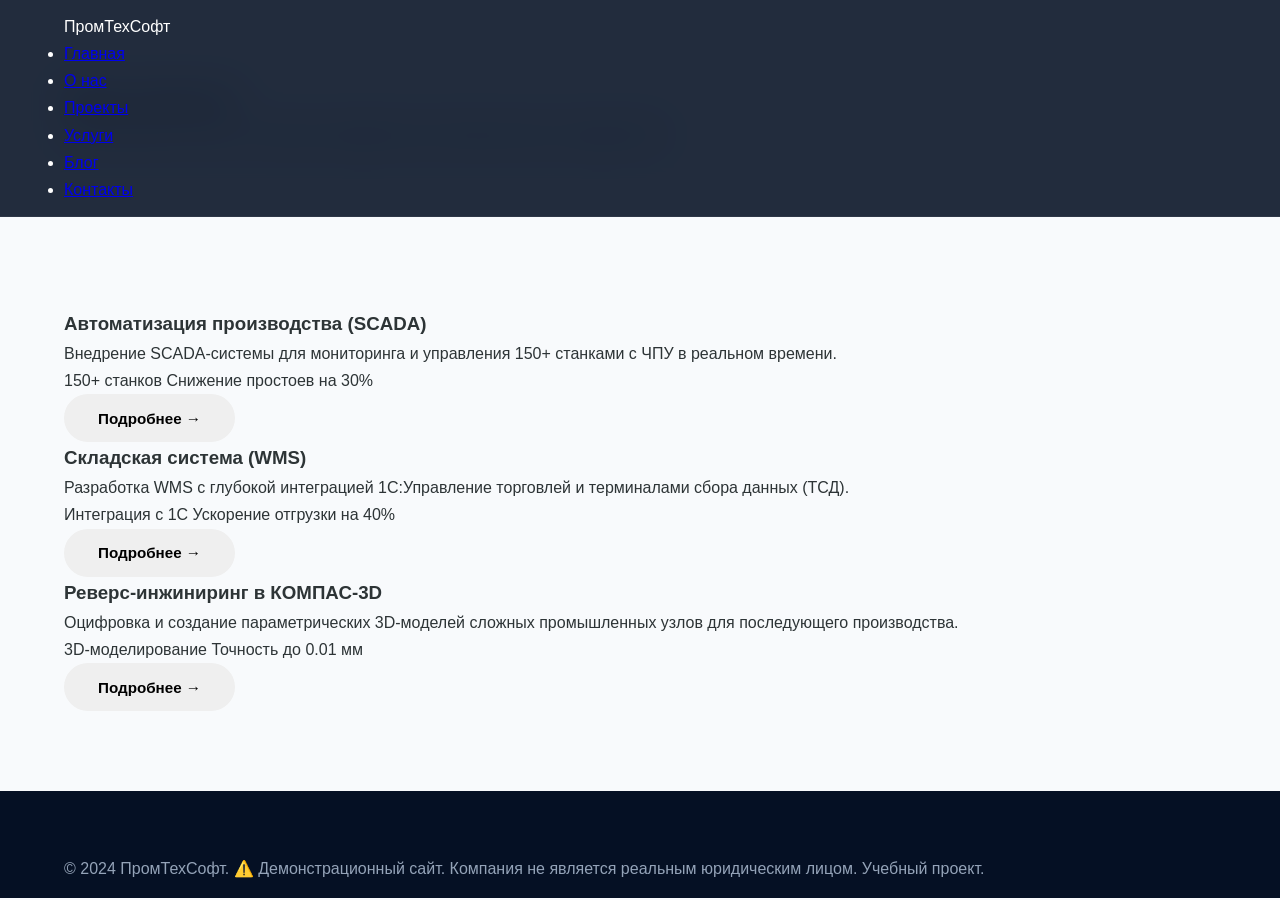
<file: projects.html>
<!DOCTYPE html>
<html lang="ru">
<head>
    <meta charset="UTF-8">
    <meta name="viewport" content="width=device-width, initial-scale=1.0">
    <title>Проекты - ПромТехСофт</title>
    <meta name="description" content="Портфолио реализованных проектов ПромТехСофт: SCADA, WMS, 3D-моделирование и разработка ПО.">
    
    <!-- Подключение стилей -->
    <link rel="stylesheet" href="style.css">
    <link rel="stylesheet" href="animations.css">
    <link rel="icon" href="favicon.svg" type="image/svg+xml">
</head>
<body>

    <!-- ШАПКА -->
    <header class="header" id="header">
        <div class="container">
            <a href="index.html" class="logo">ПромТехСофт</a>
            <nav class="nav" id="nav">
                <ul class="nav-list">
                    <li class="nav-item"><a href="index.html" class="nav-link">Главная</a></li>
                    <li class="nav-item"><a href="about.html" class="nav-link">О нас</a></li>
                    <li class="nav-item"><a href="projects.html" class="nav-link active">Проекты</a></li>
                    <li class="nav-item"><a href="services.html" class="nav-link">Услуги</a></li>
                    <li class="nav-item"><a href="blog.html" class="nav-link">Блог</a></li>
                    <li class="nav-item"><a href="contacts.html" class="nav-link">Контакты</a></li>
                </ul>
            </nav>
            <button class="burger" id="burger" aria-label="Открыть меню">
                <span></span>
                <span></span>
                <span></span>
            </button>
        </div>
    </header>

    <!-- ОСНОВНОЙ КОНТЕНТ -->
    <main>
        <!-- Заголовок страницы -->
        <section class="page-hero">
            <div class="container">
                <h1>Наши проекты</h1>
                <p>Реализованные кейсы и успешные внедрения для промышленных предприятий</p>
            </div>
        </section>

        <!-- Сетка проектов -->
        <section class="projects-section">
            <div class="container">
                <div class="projects-grid">
                    
                    <!-- Проект 1: SCADA -->
                    <article class="project-card">
                        <div class="project-card__image" style="background-image: url('https://images.unsplash.com/photo-1565043589221-1a6fd9ae45c7?auto=format&fit=crop&w=800&q=80');"></div>
                        <div class="project-card__content">
                            <h3 class="project-card__title">Автоматизация производства (SCADA)</h3>
                            <p class="project-card__text">Внедрение SCADA-системы для мониторинга и управления 150+ станками с ЧПУ в реальном времени.</p>
                            <div class="project-card__metrics">
                                <span>150+ станков</span>
                                <span>Снижение простоев на 30%</span>
                            </div>
                            <button class="btn btn-detail" onclick="openProjectModal('project1')">Подробнее →</button>
                        </div>
                    </article>

                    <!-- Проект 2: WMS -->
                    <article class="project-card">
                        <div class="project-card__image" style="background-image: url('https://images.unsplash.com/photo-1553413077-190dd305871c?auto=format&fit=crop&w=800&q=80');"></div>
                        <div class="project-card__content">
                            <h3 class="project-card__title">Складская система (WMS)</h3>
                            <p class="project-card__text">Разработка WMS с глубокой интеграцией 1С:Управление торговлей и терминалами сбора данных (ТСД).</p>
                            <div class="project-card__metrics">
                                <span>Интеграция с 1С</span>
                                <span>Ускорение отгрузки на 40%</span>
                            </div>
                            <button class="btn btn-detail" onclick="openProjectModal('project2')">Подробнее →</button>
                        </div>
                    </article>

                    <!-- Проект 3: 3D -->
                    <article class="project-card">
                        <div class="project-card__image" style="background-image: url('https://images.unsplash.com/photo-1581092160562-40aa08e78837?auto=format&fit=crop&w=800&q=80');"></div>
                        <div class="project-card__content">
                            <h3 class="project-card__title">Реверс-инжиниринг в КОМПАС-3D</h3>
                            <p class="project-card__text">Оцифровка и создание параметрических 3D-моделей сложных промышленных узлов для последующего производства.</p>
                            <div class="project-card__metrics">
                                <span>3D-моделирование</span>
                                <span>Точность до 0.01 мм</span>
                            </div>
                            <button class="btn btn-detail" onclick="openProjectModal('project3')">Подробнее →</button>
                        </div>
                    </article>

                </div>
            </div>
        </section>

        <!-- МОДАЛЬНОЕ ОКНО -->
        <div class="modal" id="projectModal">
            <div class="modal__overlay" onclick="closeProjectModal()"></div>
            <div class="modal__content" id="modalContent">
                <button class="modal__close" onclick="closeProjectModal()" aria-label="Закрыть окно">&times;</button>
                <!-- Сюда динамически вставляется контент через JS -->
            </div>
        </div>
    </main>

    <!-- ПОДВАЛ -->
    <footer class="footer">
        <div class="container">
            <p>&copy; 2024 ПромТехСофт. ⚠️ Демонстрационный сайт. Компания не является реальным юридическим лицом. Учебный проект.</p>
        </div>
    </footer>

    <!-- Подключение основного скрипта (бургер-меню, скролл и т.д.) -->
    <script src="main.js"></script>

    <!-- СКРИПТ ДЛЯ МОДАЛЬНЫХ ОКОН ПРОЕКТОВ (С ИСПРАВЛЕНИЕМ) -->
    <script>
        document.addEventListener('DOMContentLoaded', () => {
            
            // Данные для проектов
            const projectsData = {
                project1: {
                    title: 'Автоматизация производства (SCADA)',
                    description: 'Комплексный проект по внедрению SCADA-системы на крупном машиностроительном предприятии. Была настроена система мониторинга в реальном времени, автоматическое управление параметрами станков и сбор статистики для анализа эффективности (OEE).',
                    tech: ['Ignition SCADA', 'OPC UA', 'Python', 'PostgreSQL'],
                    results: ['Сокращение времени простоя на 30%', 'Полная прозрачность производственных процессов', 'Автоматическое формирование отчетов']
                },
                project2: {
                    title: 'Складская система (WMS)',
                    description: 'Разработка и внедрение кастомной WMS-системы для логистического центра. Система интегрирована с 1С:УТ, поддерживает работу с ТСД, оптимизирует маршруты комплектовщиков и учитывает габариты товаров.',
                    tech: ['1С:Предприятие 8.3', 'React', 'Node.js', 'WebSocket'],
                    results: ['Ускорение процесса отгрузки на 40%', 'Снижение количества ошибок при комплектации до 0.1%', 'Полная интеграция с 1С и оборудованием']
                },
                project3: {
                    title: 'Реверс-инжиниринг в КОМПАС-3D',
                    description: 'Проект по оцифровке устаревших промышленных узлов, для которых отсутствовала конструкторская документация. Использовалось 3D-сканирование с последующей обработкой облаков точек и созданием параметрических 3D-моделей.',
                    tech: ['КОМПАС-3D', '3D-сканирование', 'Geomagic Design X', 'C++'],
                    results: ['Восстановление КД на 15 сложных узлов', 'Подготовка моделей для ЧПУ-фрезеровки', 'Точность геометрии до 0.01 мм']
                }
            };

            // ГЛОБАЛЬНЫЕ ФУНКЦИИ (Исправление проблемы с onclick)
            // Мы используем window., чтобы функции были доступны из HTML-атрибутов onclick
            
            window.openProjectModal = function(projectId) {
                console.log('Открываем проект:', projectId); // Для отладки в консоли (F12)
                
                const project = projectsData[projectId];
                if (!project) {
                    console.error('Проект не найден:', projectId);
                    return;
                }
                
                const modal = document.getElementById('projectModal');
                const modalContent = document.getElementById('modalContent');
                
                // Формируем HTML для модального окна
                let techHtml = project.tech.map(t => `<span class="tech-tag">${t}</span>`).join('');
                let resultsHtml = project.results.map(r => `<li>${r}</li>`).join('');
                
                modalContent.innerHTML = `
                    <h2 class="modal__title">${project.title}</h2>
                    <p class="modal__text">${project.description}</p>
                    <div class="modal__section">
                        <h4>Использованные технологии:</h4>
                        <div class="tech-stack">${techHtml}</div>
                    </div>
                    <div class="modal__section">
                        <h4>Ключевые результаты:</h4>
                        <ul class="modal__list">${resultsHtml}</ul>
                    </div>
                `;
                
                // Показываем окно и блокируем скролл страницы
                modal.classList.add('active');
                document.body.style.overflow = 'hidden';
            };

            window.closeProjectModal = function() {
                const modal = document.getElementById('projectModal');
                if (modal) {
                    modal.classList.remove('active');
                    document.body.style.overflow = ''; // Возвращаем скролл
                }
            };

            // Закрытие модального окна по нажатию клавиши Escape
            document.addEventListener('keydown', (e) => {
                if (e.key === 'Escape') {
                    window.closeProjectModal();
                }
            });

        });
    </script>
</body>
</html>
</file>
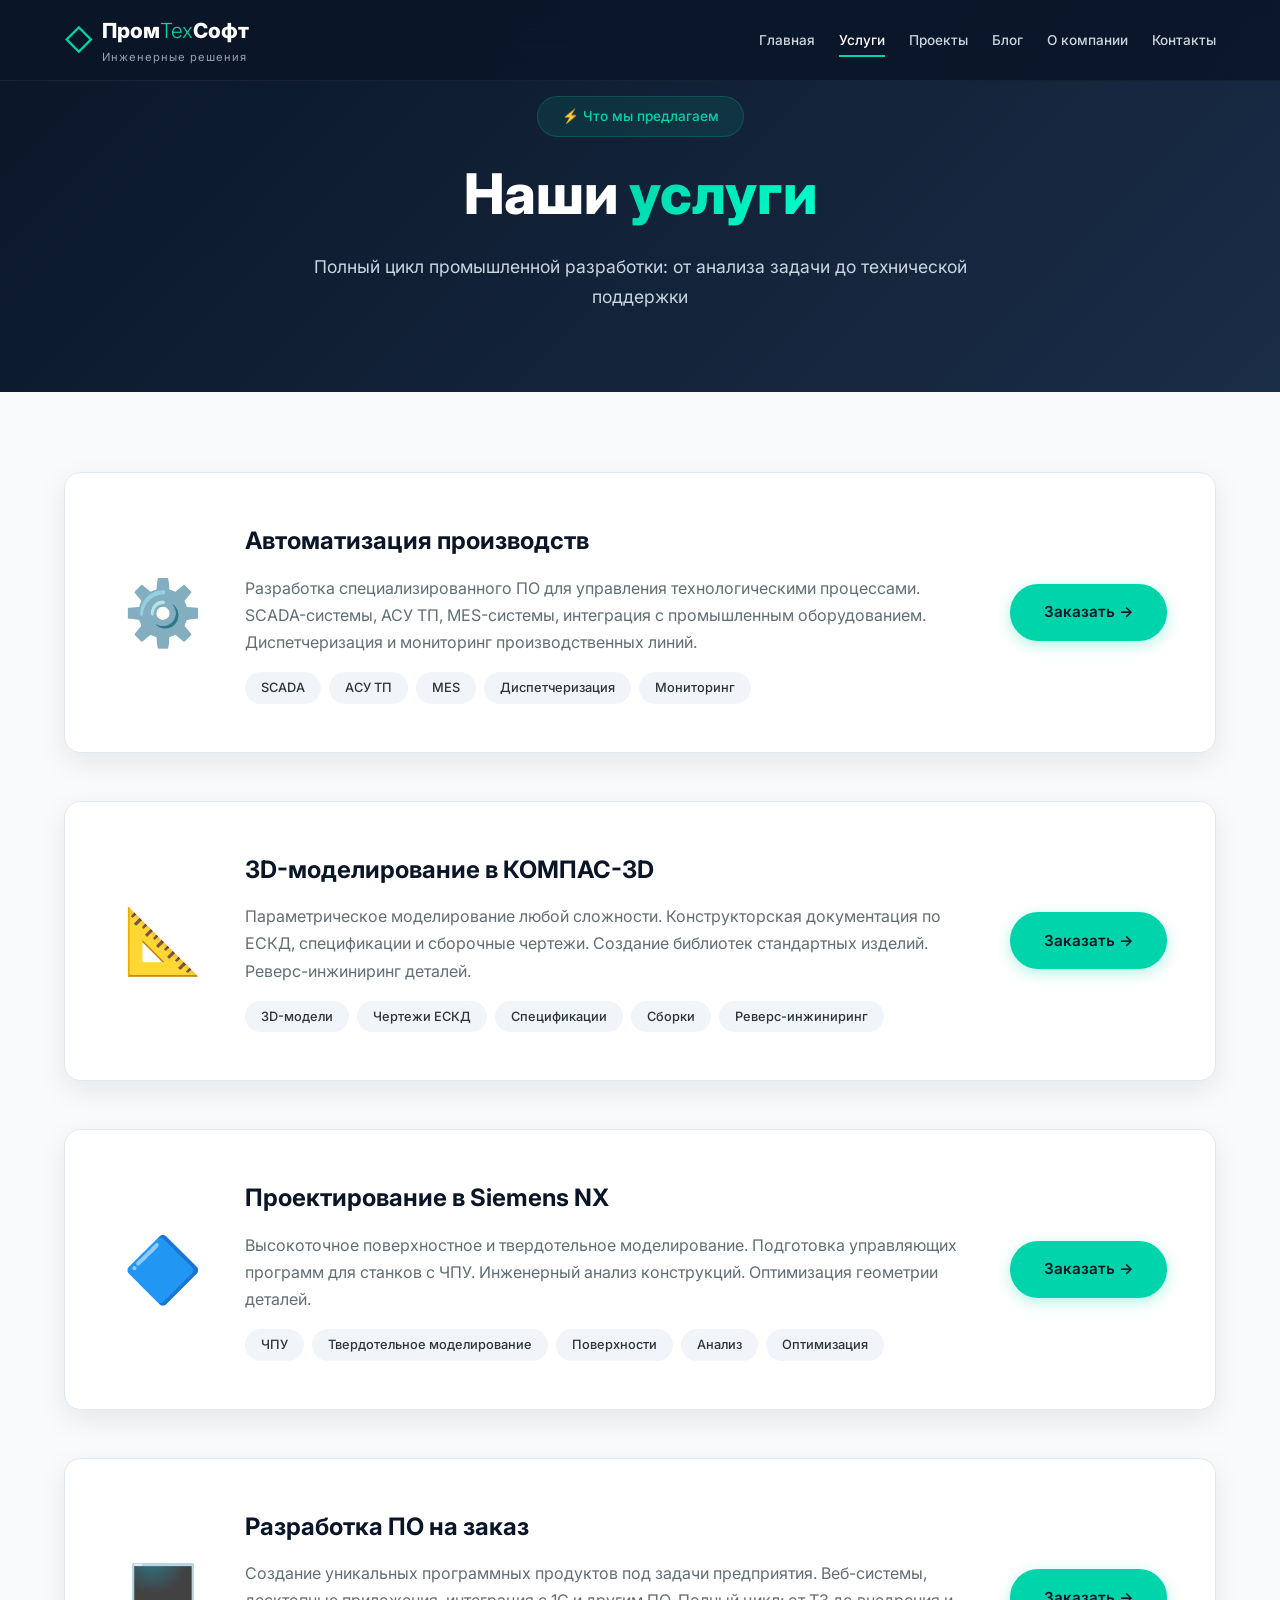
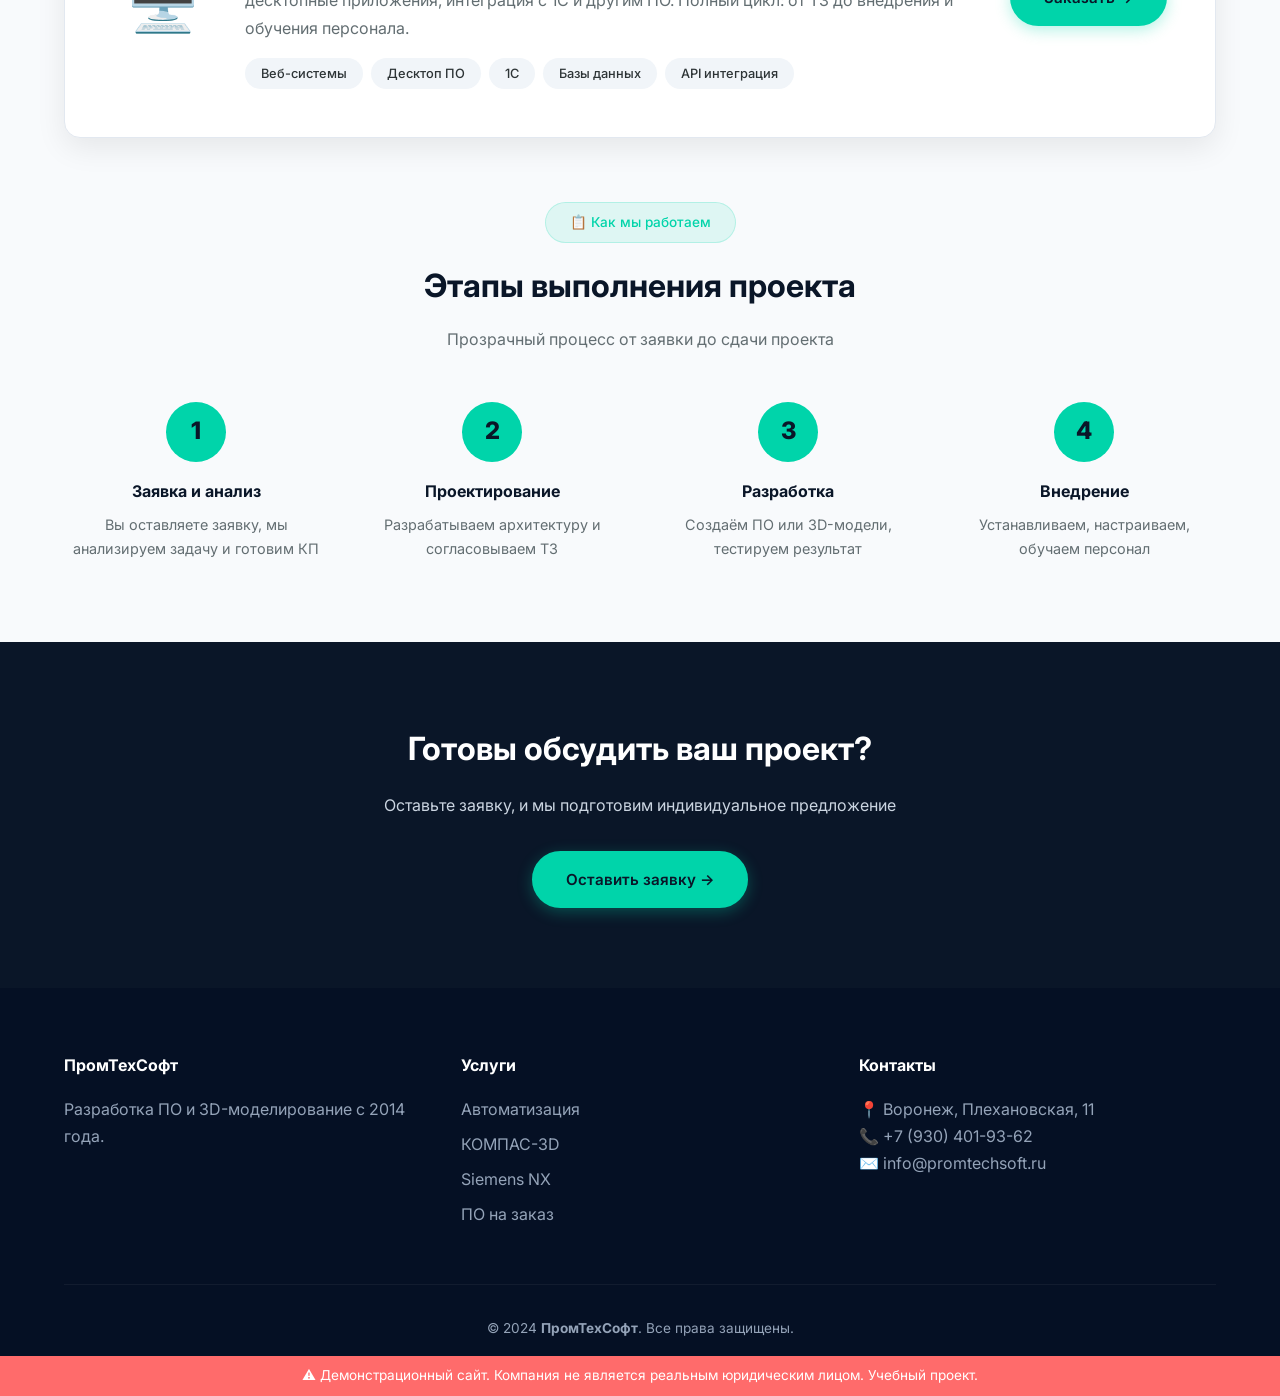
<file: services.html>
<!DOCTYPE html>
<html lang="ru">
<head>
    <meta charset="UTF-8">
    <meta name="viewport" content="width=device-width, initial-scale=1.0">
    <title>Услуги - ПромТехСофт | Автоматизация и 3D-моделирование</title>
    <meta name="description" content="Услуги автоматизации производств, 3D-моделирования в КОМПАС-3D и Siemens NX, разработка ПО на заказ. SCADA, АСУ ТП, проектирование.">
    <link rel="stylesheet" href="style.css">
    <link rel="stylesheet" href="animations.css">
    <link href="https://fonts.googleapis.com/css2?family=Inter:wght@300;400;500;600;700;800;900&display=swap" rel="stylesheet">
    <style>
        .services-detailed {
            display: flex;
            flex-direction: column;
            gap: 3rem;
        }
        
        .service-block {
            background: var(--white);
            border-radius: var(--radius);
            padding: 3rem;
            box-shadow: var(--shadow);
            border: 1px solid var(--gray-200);
            transition: var(--transition);
            display: grid;
            grid-template-columns: auto 1fr auto;
            gap: 2rem;
            align-items: center;
        }
        
        .service-block:hover {
            transform: translateY(-3px);
            box-shadow: var(--shadow-hover);
        }
        
        .service-block-icon {
            font-size: 4rem;
            width: 100px;
            text-align: center;
        }
        
        .service-block-info h3 {
            font-size: 1.5rem;
            color: var(--primary);
            margin-bottom: 0.8rem;
        }
        
        .service-block-info p {
            color: var(--text-light);
            margin-bottom: 1rem;
        }
        
        .service-tags {
            display: flex;
            gap: 0.5rem;
            flex-wrap: wrap;
        }
        
        .service-tag {
            background: var(--gray-100);
            padding: 0.3rem 1rem;
            border-radius: 20px;
            font-size: 0.8rem;
            color: var(--text);
            font-weight: 500;
        }
        
        .service-block .btn {
            white-space: nowrap;
        }
        
        .process-section {
            margin-top: 4rem;
        }
        
        .process-grid {
            display: grid;
            grid-template-columns: repeat(4, 1fr);
            gap: 2rem;
            text-align: center;
            position: relative;
        }
        
        .process-step {
            position: relative;
            z-index: 1;
        }
        
        .step-number {
            width: 60px;
            height: 60px;
            background: var(--accent);
            color: var(--primary);
            border-radius: 50%;
            display: flex;
            align-items: center;
            justify-content: center;
            font-size: 1.5rem;
            font-weight: 800;
            margin: 0 auto 1rem;
        }
        
        .process-step h4 {
            color: var(--primary);
            margin-bottom: 0.5rem;
        }
        
        .process-step p {
            color: var(--text-light);
            font-size: 0.9rem;
        }
        
        @media (max-width: 768px) {
            .service-block {
                grid-template-columns: 1fr;
                text-align: center;
                padding: 2rem;
            }
            
            .service-block-icon {
                margin: 0 auto;
            }
            
            .service-tags {
                justify-content: center;
            }
            
            .process-grid {
                grid-template-columns: repeat(2, 1fr);
            }
        }
        
        @media (max-width: 480px) {
            .process-grid {
                grid-template-columns: 1fr;
            }
        }
    </style>
        <!-- Yandex.Metrika counter -->
    <script type="text/javascript">
        (function(m,e,t,r,i,k,a){
            m[i]=m[i]||function(){(m[i].a=m[i].a||[]).push(arguments)};
            m[i].l=1*new Date();
            for (var j = 0; j < document.scripts.length; j++) {if (document.scripts[j].src === r) { return; }}
            k=e.createElement(t),a=e.getElementsByTagName(t)[0],k.async=1,k.src=r,a.parentNode.insertBefore(k,a)
        })(window, document,'script','https://mc.yandex.ru/metrika/tag.js?id=110703368', 'ym');

        ym(110703368, 'init', {ssr:true, webvisor:true, clickmap:true, ecommerce:"dataLayer", referrer: document.referrer, url: location.href, accurateTrackBounce:true, trackLinks:true});
    </script>
    <noscript><div><img src="https://mc.yandex.ru/watch/110703368" style="position:absolute; left:-9999px;" alt="" /></div></noscript>
    <!-- /Yandex.Metrika counter -->
</head>
<body>
    <header class="header" id="header">
        <div class="container">
            <nav class="navbar">
                <a href="index.html" class="logo">
                    <span class="logo-icon">◇</span>
                    <div>
                        <h1>Пром<span>Тех</span>Софт</h1>
                        <p class="tagline">Инженерные решения</p>
                    </div>
                </a>
                <ul class="nav-menu" id="navMenu">
                    <li><a href="index.html">Главная</a></li>
                    <li><a href="services.html" class="active">Услуги</a></li>
                    <li><a href="projects.html">Проекты</a></li>
                    <li><a href="blog.html">Блог</a></li>
                    <li><a href="about.html">О компании</a></li>
                    <li><a href="contacts.html">Контакты</a></li>
                </ul>
                <button class="burger" id="burger" aria-label="Меню">
                    <span></span><span></span><span></span>
                </button>
            </nav>
        </div>
    </header>

    <main>
        <!-- Hero -->
        <section class="hero" style="min-height: auto; padding: 6rem 0 3rem;">
            <div class="container">
                <span class="badge fade-in">⚡ Что мы предлагаем</span>
                <h2 class="fade-in">Наши <span class="highlight">услуги</span></h2>
                <p class="fade-in">Полный цикл промышленной разработки: от анализа задачи до технической поддержки</p>
            </div>
        </section>

        <!-- Детальные услуги -->
        <section>
            <div class="container">
                <div class="services-detailed">
                    <!-- Автоматизация -->
                    <div class="service-block fade-in" id="automation">
                        <div class="service-block-icon">⚙️</div>
                        <div class="service-block-info">
                            <h3>Автоматизация производств</h3>
                            <p>Разработка специализированного ПО для управления технологическими процессами. SCADA-системы, АСУ ТП, MES-системы, интеграция с промышленным оборудованием. Диспетчеризация и мониторинг производственных линий.</p>
                            <div class="service-tags">
                                <span class="service-tag">SCADA</span>
                                <span class="service-tag">АСУ ТП</span>
                                <span class="service-tag">MES</span>
                                <span class="service-tag">Диспетчеризация</span>
                                <span class="service-tag">Мониторинг</span>
                            </div>
                        </div>
                        <a href="contacts.html" class="btn btn-primary">Заказать →</a>
                    </div>

                    <!-- КОМПАС-3D -->
                    <div class="service-block fade-in" id="kompas">
                        <div class="service-block-icon">📐</div>
                        <div class="service-block-info">
                            <h3>3D-моделирование в КОМПАС-3D</h3>
                            <p>Параметрическое моделирование любой сложности. Конструкторская документация по ЕСКД, спецификации и сборочные чертежи. Создание библиотек стандартных изделий. Реверс-инжиниринг деталей.</p>
                            <div class="service-tags">
                                <span class="service-tag">3D-модели</span>
                                <span class="service-tag">Чертежи ЕСКД</span>
                                <span class="service-tag">Спецификации</span>
                                <span class="service-tag">Сборки</span>
                                <span class="service-tag">Реверс-инжиниринг</span>
                            </div>
                        </div>
                        <a href="contacts.html" class="btn btn-primary">Заказать →</a>
                    </div>

                    <!-- Siemens NX -->
                    <div class="service-block fade-in" id="nx">
                        <div class="service-block-icon">🔷</div>
                        <div class="service-block-info">
                            <h3>Проектирование в Siemens NX</h3>
                            <p>Высокоточное поверхностное и твердотельное моделирование. Подготовка управляющих программ для станков с ЧПУ. Инженерный анализ конструкций. Оптимизация геометрии деталей.</p>
                            <div class="service-tags">
                                <span class="service-tag">ЧПУ</span>
                                <span class="service-tag">Твердотельное моделирование</span>
                                <span class="service-tag">Поверхности</span>
                                <span class="service-tag">Анализ</span>
                                <span class="service-tag">Оптимизация</span>
                            </div>
                        </div>
                        <a href="contacts.html" class="btn btn-primary">Заказать →</a>
                    </div>

                    <!-- ПО на заказ -->
                    <div class="service-block fade-in" id="custom">
                        <div class="service-block-icon">🖥️</div>
                        <div class="service-block-info">
                            <h3>Разработка ПО на заказ</h3>
                            <p>Создание уникальных программных продуктов под задачи предприятия. Веб-системы, десктопные приложения, интеграция с 1С и другим ПО. Полный цикл: от ТЗ до внедрения и обучения персонала.</p>
                            <div class="service-tags">
                                <span class="service-tag">Веб-системы</span>
                                <span class="service-tag">Десктоп ПО</span>
                                <span class="service-tag">1С</span>
                                <span class="service-tag">Базы данных</span>
                                <span class="service-tag">API интеграция</span>
                            </div>
                        </div>
                        <a href="contacts.html" class="btn btn-primary">Заказать →</a>
                    </div>
                </div>

                <!-- Процесс работы -->
                <div class="process-section fade-in">
                    <div class="section-header">
                        <span class="badge">📋 Как мы работаем</span>
                        <h2>Этапы выполнения проекта</h2>
                        <p>Прозрачный процесс от заявки до сдачи проекта</p>
                    </div>
                    <div class="process-grid">
                        <div class="process-step">
                            <div class="step-number">1</div>
                            <h4>Заявка и анализ</h4>
                            <p>Вы оставляете заявку, мы анализируем задачу и готовим КП</p>
                        </div>
                        <div class="process-step">
                            <div class="step-number">2</div>
                            <h4>Проектирование</h4>
                            <p>Разрабатываем архитектуру и согласовываем ТЗ</p>
                        </div>
                        <div class="process-step">
                            <div class="step-number">3</div>
                            <h4>Разработка</h4>
                            <p>Создаём ПО или 3D-модели, тестируем результат</p>
                        </div>
                        <div class="process-step">
                            <div class="step-number">4</div>
                            <h4>Внедрение</h4>
                            <p>Устанавливаем, настраиваем, обучаем персонал</p>
                        </div>
                    </div>
                </div>
            </div>
        </section>

        <!-- CTA -->
        <section class="cta fade-in">
            <div class="container">
                <h2>Готовы обсудить ваш проект?</h2>
                <p>Оставьте заявку, и мы подготовим индивидуальное предложение</p>
                <a href="contacts.html" class="btn btn-primary">Оставить заявку →</a>
            </div>
        </section>
    </main>
    

    <!-- Футер -->
    <footer class="footer">
        <div class="container">
            <div class="footer-grid">
                <div class="footer-col">
                    <h4>ПромТехСофт</h4>
                    <p>Разработка ПО и 3D-моделирование с 2014 года.</p>
                </div>
                <div class="footer-col">
                    <h4>Услуги</h4>
                    <ul>
                        <li><a href="services.html#automation">Автоматизация</a></li>
                        <li><a href="services.html#kompas">КОМПАС-3D</a></li>
                        <li><a href="services.html#nx">Siemens NX</a></li>
                        <li><a href="services.html#custom">ПО на заказ</a></li>
                    </ul>
                </div>
                <div class="footer-col">
                    <h4>Контакты</h4>
                    <p>📍 Воронеж, Плехановская, 11</p>
                    <p>📞 +7 (930) 401-93-62</p>
                    <p>✉️ info@promtechsoft.ru</p>
                </div>
            </div>
            <div class="footer-bottom">
                <p>© 2024 <strong>ПромТехСофт</strong>. Все права защищены.</p>
            </div>
        </div>
    </footer>
    <div style="background: #ff6b6b; color: white; text-align: center; padding: 0.5rem; font-size: 0.85rem;">
    ⚠️ Демонстрационный сайт. Компания не является реальным юридическим лицом. Учебный проект.
    </div>

    <button class="scroll-top" id="scrollTop" aria-label="Наверх">↑</button>

    <script src="main.js"></script>
</body>
</html>
</file>
<file: style.css>
:root {
    --primary: #0a1628;
    --primary-light: #132238;
    --secondary: #1a2d47;
    --accent: #00d4aa;
    --accent-hover: #00f0c8;
    --dark: #051024;
    --text: #2d3436;
    --text-light: #636e72;
    --white: #ffffff;
    --gray-50: #f8fafc;
    --gray-100: #f1f5f9;
    --gray-200: #e2e8f0;
    --gray-300: #cbd5e1;
    --gray-400: #94a3b8;
    --gray-500: #64748b;
    --radius: 16px;
    --radius-sm: 8px;
    --shadow: 0 10px 30px rgba(0,0,0,0.08);
    --shadow-hover: 0 20px 40px rgba(0,0,0,0.15);
    --transition: 0.3s cubic-bezier(0.4, 0, 0.2, 1);
}

* { margin: 0; padding: 0; box-sizing: border-box; }

html { scroll-behavior: smooth; scroll-padding-top: 80px; }

body {
    font-family: 'Inter', -apple-system, sans-serif;
    line-height: 1.7;
    color: var(--text);
    background: var(--gray-50);
}

.container { max-width: 1200px; margin: 0 auto; padding: 0 24px; }

/* Header */
.header {
    background: rgba(10, 22, 40, 0.9);
    backdrop-filter: blur(20px);
    color: var(--white);
    padding: 0.8rem 0;
    position: fixed;
    top: 0;
    width: 100%;
    z-index: 1000;
    border-bottom: 1px solid rgba(255,255,255,0.05);
    transition: var(--transition);
}

.header.scrolled {
    background: rgba(10, 22, 40, 0.98);
    box-shadow: 0 10px 40px rgba(0,0,0,0.3);
    padding: 0.5rem 0;
}

.navbar {
    display: flex;
    justify-content: space-between;
    align-items: center;
}

.logo {
    display: flex;
    align-items: center;
    gap: 0.5rem;
    text-decoration: none;
    color: var(--white);
}

.logo-icon {
    font-size: 1.8rem;
    color: var(--accent);
}

.logo h1 {
    font-size: 1.3rem;
    font-weight: 800;
}

.logo h1 span { color: var(--accent); font-weight: 300; }

.tagline {
    font-size: 0.7rem;
    color: var(--gray-400);
    letter-spacing: 1px;
}

.nav-menu {
    display: flex;
    list-style: none;
    gap: 1.5rem;
}

.nav-menu a {
    color: var(--gray-300);
    text-decoration: none;
    font-weight: 500;
    font-size: 0.85rem;
    transition: var(--transition);
    padding: 0.4rem 0;
    border-bottom: 2px solid transparent;
}

.nav-menu a:hover,
.nav-menu a.active {
    color: var(--white);
    border-bottom-color: var(--accent);
}

.burger {
    display: none;
    flex-direction: column;
    gap: 5px;
    background: none;
    border: none;
    cursor: pointer;
    padding: 5px;
}

.burger span {
    width: 25px;
    height: 2px;
    background: var(--white);
    transition: var(--transition);
    display: block;
}

.burger.active span:nth-child(1) { transform: rotate(45deg) translate(5px, 5px); }
.burger.active span:nth-child(2) { opacity: 0; }
.burger.active span:nth-child(3) { transform: rotate(-45deg) translate(5px, -5px); }

/* Hero */
.hero {
    background: linear-gradient(135deg, var(--primary) 0%, var(--secondary) 100%);
    color: var(--white);
    padding: 8rem 0 6rem;
    text-align: center;
    position: relative;
    overflow: hidden;
    min-height: 100vh;
    display: flex;
    align-items: center;
}

.badge {
    display: inline-block;
    background: rgba(0, 212, 170, 0.1);
    color: var(--accent);
    padding: 0.5rem 1.5rem;
    border-radius: 50px;
    font-size: 0.85rem;
    font-weight: 500;
    border: 1px solid rgba(0, 212, 170, 0.2);
    margin-bottom: 1.5rem;
}

.hero h2 {
    font-size: clamp(2rem, 5vw, 3.5rem);
    font-weight: 800;
    line-height: 1.2;
    margin-bottom: 1.5rem;
}

.highlight {
    background: linear-gradient(135deg, var(--accent), #00ffcc);
    -webkit-background-clip: text;
    -webkit-text-fill-color: transparent;
    background-clip: text;
}

.hero p {
    font-size: 1.1rem;
    color: var(--gray-300);
    max-width: 700px;
    margin: 0 auto 2rem;
}

.hero-buttons {
    display: flex;
    gap: 1rem;
    justify-content: center;
    margin-bottom: 3rem;
    flex-wrap: wrap;
}

.hero-stats {
    display: flex;
    justify-content: center;
    gap: 3rem;
    flex-wrap: wrap;
}

.stat-value {
    font-size: 2rem;
    font-weight: 800;
    color: var(--accent);
    display: block;
}

.stat-label { font-size: 0.85rem; color: var(--gray-400); }

.hero-scroll {
    position: absolute;
    bottom: 30px;
    left: 50%;
    transform: translateX(-50%);
    display: flex;
    flex-direction: column;
    align-items: center;
    gap: 0.5rem;
    color: var(--gray-400);
    font-size: 0.75rem;
}

.scroll-indicator {
    width: 20px;
    height: 40px;
    border: 2px solid var(--gray-500);
    border-radius: 10px;
    position: relative;
}

.scroll-indicator::before {
    content: '';
    position: absolute;
    top: 5px;
    left: 50%;
    transform: translateX(-50%);
    width: 3px;
    height: 8px;
    background: var(--accent);
    border-radius: 2px;
    animation: scrollDown 2s infinite;
}

/* Buttons */
.btn {
    display: inline-flex;
    align-items: center;
    gap: 0.5rem;
    padding: 0.85rem 2rem;
    border-radius: 50px;
    text-decoration: none;
    font-weight: 600;
    transition: var(--transition);
    border: 2px solid transparent;
    font-size: 0.95rem;
}

.btn-primary {
    background: var(--accent);
    color: var(--primary);
    border-color: var(--accent);
    box-shadow: 0 4px 15px rgba(0, 212, 170, 0.3);
}

.btn-primary:hover {
    background: var(--accent-hover);
    transform: translateY(-2px);
    box-shadow: 0 8px 25px rgba(0, 212, 170, 0.4);
}

.btn-outline {
    border-color: rgba(255,255,255,0.3);
    color: var(--white);
    backdrop-filter: blur(10px);
}

.btn-outline:hover {
    background: rgba(255,255,255,0.1);
    border-color: var(--white);
    transform: translateY(-2px);
}

.btn-outline-dark {
    border-color: var(--gray-300);
    color: var(--text);
}

.btn-outline-dark:hover {
    background: var(--primary);
    color: var(--white);
    border-color: var(--primary);
}

.btn-sm {
    padding: 0.5rem 1.5rem;
    font-size: 0.85rem;
    background: transparent;
    color: var(--accent);
    border-color: var(--accent);
}

.btn-sm:hover {
    background: var(--accent);
    color: var(--primary);
}

/* Sections */
section { padding: 5rem 0; }

.section-header {
    text-align: center;
    margin-bottom: 3rem;
}

.section-header .badge { margin-bottom: 1rem; }

.section-header h2 {
    font-size: 2rem;
    color: var(--primary);
    margin-bottom: 0.8rem;
}

.section-header p {
    color: var(--text-light);
    max-width: 600px;
    margin: 0 auto;
}

/* Services Grid */
.services-grid {
    display: grid;
    grid-template-columns: repeat(auto-fit, minmax(260px, 1fr));
    gap: 2rem;
}

.service-card {
    background: var(--white);
    padding: 2rem;
    border-radius: var(--radius);
    box-shadow: var(--shadow);
    text-align: center;
    transition: var(--transition);
    border: 1px solid var(--gray-200);
    display: flex;
    flex-direction: column;
}

.service-card:hover {
    transform: translateY(-8px);
    box-shadow: var(--shadow-hover);
}

.service-icon {
    font-size: 3rem;
    margin-bottom: 1rem;
}

.service-card h3 {
    font-size: 1.15rem;
    margin-bottom: 0.8rem;
    color: var(--primary);
}

.service-card p {
    color: var(--text-light);
    font-size: 0.9rem;
    margin-bottom: 1rem;
    flex-grow: 1;
}

.service-features {
    display: flex;
    gap: 0.5rem;
    justify-content: center;
    flex-wrap: wrap;
    margin-bottom: 1.5rem;
    list-style: none;
}

.service-features li {
    background: var(--gray-100);
    padding: 0.25rem 0.75rem;
    border-radius: 20px;
    font-size: 0.75rem;
    color: var(--text-light);
}

.service-card .btn-sm {
    margin-top: auto;
    align-self: center;
}

/* Blog Preview */
.blog-preview { background: var(--white); }

.blog-grid {
    display: grid;
    grid-template-columns: repeat(auto-fit, minmax(300px, 1fr));
    gap: 2rem;
}

.blog-card {
    background: var(--white);
    border-radius: var(--radius);
    overflow: hidden;
    box-shadow: var(--shadow);
    transition: var(--transition);
    border: 1px solid var(--gray-200);
}

.blog-card:hover {
    transform: translateY(-5px);
    box-shadow: var(--shadow-hover);
}

.blog-image {
    height: 180px;
    display: flex;
    align-items: center;
    justify-content: center;
    font-size: 4rem;
    color: rgba(255,255,255,0.3);
}

.blog-content {
    padding: 1.5rem;
}

.blog-date {
    font-size: 0.8rem;
    color: var(--accent);
    font-weight: 500;
}

.blog-content h3 {
    font-size: 1.1rem;
    margin: 0.5rem 0;
    color: var(--primary);
}

.blog-content p {
    font-size: 0.9rem;
    color: var(--text-light);
    margin-bottom: 1rem;
}

.blog-link {
    color: var(--accent);
    text-decoration: none;
    font-weight: 600;
    font-size: 0.9rem;
}

/* CTA */
.cta {
    background: var(--primary);
    color: var(--white);
    text-align: center;
}

.cta h2 {
    font-size: 2rem;
    margin-bottom: 1rem;
}

.cta p {
    color: var(--gray-300);
    margin-bottom: 2rem;
}

/* Footer */
.footer {
    background: var(--dark);
    color: var(--gray-400);
    padding: 4rem 0 1rem;
}

.footer-grid {
    display: grid;
    grid-template-columns: repeat(auto-fit, minmax(200px, 1fr));
    gap: 2.5rem;
    margin-bottom: 3rem;
}

.footer-col h4 {
    color: var(--white);
    margin-bottom: 1rem;
    font-size: 1rem;
}

.footer-col ul {
    list-style: none;
}

.footer-col ul li { margin-bottom: 0.5rem; }

.footer-col a {
    color: var(--gray-400);
    text-decoration: none;
    transition: var(--transition);
}

.footer-col a:hover { color: var(--accent); }

.social-links {
    display: flex;
    gap: 1rem;
    margin-top: 1rem;
}

.social-links a {
    font-size: 1.5rem;
}

.footer-bottom {
    text-align: center;
    padding-top: 2rem;
    border-top: 1px solid rgba(255,255,255,0.05);
    font-size: 0.85rem;
}

/* Scroll Top */
.scroll-top {
    position: fixed;
    bottom: 30px;
    right: 30px;
    width: 50px;
    height: 50px;
    background: var(--accent);
    color: var(--primary);
    border: none;
    border-radius: 50%;
    font-size: 1.5rem;
    cursor: pointer;
    opacity: 0;
    pointer-events: none;
    transition: var(--transition);
    box-shadow: var(--shadow);
    font-weight: 700;
    z-index: 999;
    display: flex;
    align-items: center;
    justify-content: center;
}

.scroll-top.visible {
    opacity: 1;
    pointer-events: all;
}

.scroll-top:hover {
    background: var(--accent-hover);
    transform: translateY(-3px);
}

/* Utility */
.text-center { text-align: center; }

/* Mobile */
@media (max-width: 768px) {
    .burger { display: flex; }
    
    .nav-menu {
        display: none;
        position: fixed;
        top: 60px;
        left: 0;
        right: 0;
        background: var(--primary);
        flex-direction: column;
        padding: 2rem;
        text-align: center;
        gap: 1rem;
        box-shadow: 0 20px 40px rgba(0,0,0,0.3);
    }
    
    .nav-menu.active { display: flex; }
    
    .hero { padding: 6rem 0 4rem; min-height: auto; }
    
    .hero h2 { font-size: 1.8rem; }
    
    .hero-stats { gap: 1.5rem; }
    
    .services-grid { grid-template-columns: 1fr; }
    
    .blog-grid { grid-template-columns: 1fr; }
    
    .footer-grid { grid-template-columns: 1fr 1fr; }
}
/* Стили модального окна */
.modal {
    display: none;
    position: fixed;
    z-index: 1000;
    left: 0;
    top: 0;
    width: 100%;
    height: 100%;
    background-color: rgba(0, 0, 0, 0.7);
    backdrop-filter: blur(5px);
    animation: fadeIn 0.3s ease;
}

@keyframes fadeIn {
    from { opacity: 0; }
    to { opacity: 1; }
}

.modal-content {
    background-color: #fff;
    margin: 5% auto;
    padding: 30px;
    border-radius: 15px;
    width: 90%;
    max-width: 800px;
    max-height: 80vh;
    overflow-y: auto;
    position: relative;
    box-shadow: 0 10px 40px rgba(0, 0, 0, 0.3);
    animation: slideIn 0.3s ease;
}

@keyframes slideIn {
    from {
        transform: translateY(-50px);
        opacity: 0;
    }
    to {
        transform: translateY(0);
        opacity: 1;
    }
}

.close-modal {
    position: absolute;
    right: 20px;
    top: 15px;
    font-size: 35px;
    font-weight: bold;
    color: #333;
    cursor: pointer;
    transition: color 0.3s ease;
    z-index: 1;
}

.close-modal:hover {
    color: #e74c3c;
}

.modal-title {
    margin-top: 0;
    margin-bottom: 25px;
    color: #2c3e50;
    font-size: 24px;
    text-align: center;
}

.google-form-container {
    width: 100%;
    border-radius: 8px;
    overflow: hidden;
}

.google-form-container iframe {
    border: none;
    min-height: 500px;
}

/* Адаптивность */
@media (max-width: 768px) {
    .modal-content {
        width: 95%;
        margin: 10% auto;
        padding: 20px;
    }
    
    .google-form-container iframe {
        height: 400px;
    }
}
.modal-body {
    position: relative;
    overflow: hidden;
}

.modal-body iframe {
    display: block;
    width: 100%;
    height: 100%;
    min-height: 550px;
    border: none;
}
</file>
<file: animations.css>
/* Анимации появления */
.fade-in {
    opacity: 0;
    transform: translateY(30px);
    transition: opacity 0.6s cubic-bezier(0.4, 0, 0.2, 1),
                transform 0.6s cubic-bezier(0.4, 0, 0.2, 1);
}

.fade-in.visible {
    opacity: 1;
    transform: translateY(0);
}

/* Анимация для hero */
.hero-bg {
    position: absolute;
    top: 0;
    left: 0;
    right: 0;
    bottom: 0;
    background: 
        radial-gradient(circle at 20% 50%, rgba(0, 212, 170, 0.08) 0%, transparent 50%),
        radial-gradient(circle at 80% 50%, rgba(0, 240, 200, 0.05) 0%, transparent 50%);
    animation: bgPulse 8s ease-in-out infinite;
}

@keyframes bgPulse {
    0%, 100% { opacity: 0.5; }
    50% { opacity: 1; }
}

/* Индикатор скролла */
@keyframes scrollDown {
    0% { top: 5px; opacity: 1; }
    100% { top: 25px; opacity: 0; }
}

/* Пульсация для кнопок */
@keyframes pulse {
    0% { box-shadow: 0 0 0 0 rgba(0, 212, 170, 0.4); }
    70% { box-shadow: 0 0 0 15px rgba(0, 212, 170, 0); }
    100% { box-shadow: 0 0 0 0 rgba(0, 212, 170, 0); }
}

.btn-primary {
    animation: pulse 2s infinite;
}

/* Hover эффекты для карточек */
.service-card {
    position: relative;
    overflow: hidden;
}

.service-card::before {
    content: '';
    position: absolute;
    top: 0;
    left: 0;
    right: 0;
    height: 3px;
    background: linear-gradient(90deg, var(--accent), #00ffcc);
    transform: scaleX(0);
    transform-origin: left;
    transition: transform 0.4s ease;
}

.service-card:hover::before {
    transform: scaleX(1);
}

/* Анимация для цифр статистики */
@keyframes countUp {
    from { opacity: 0; transform: translateY(20px); }
    to { opacity: 1; transform: translateY(0); }
}

.stat-value {
    animation: countUp 1s ease-out;
}

.modal-overlay.closing {
    opacity: 0;
    pointer-events: none;
}

.modal-overlay.closing .modal {
    transform: scale(0.7) translateY(40px);
    opacity: 0;
}
</file>
